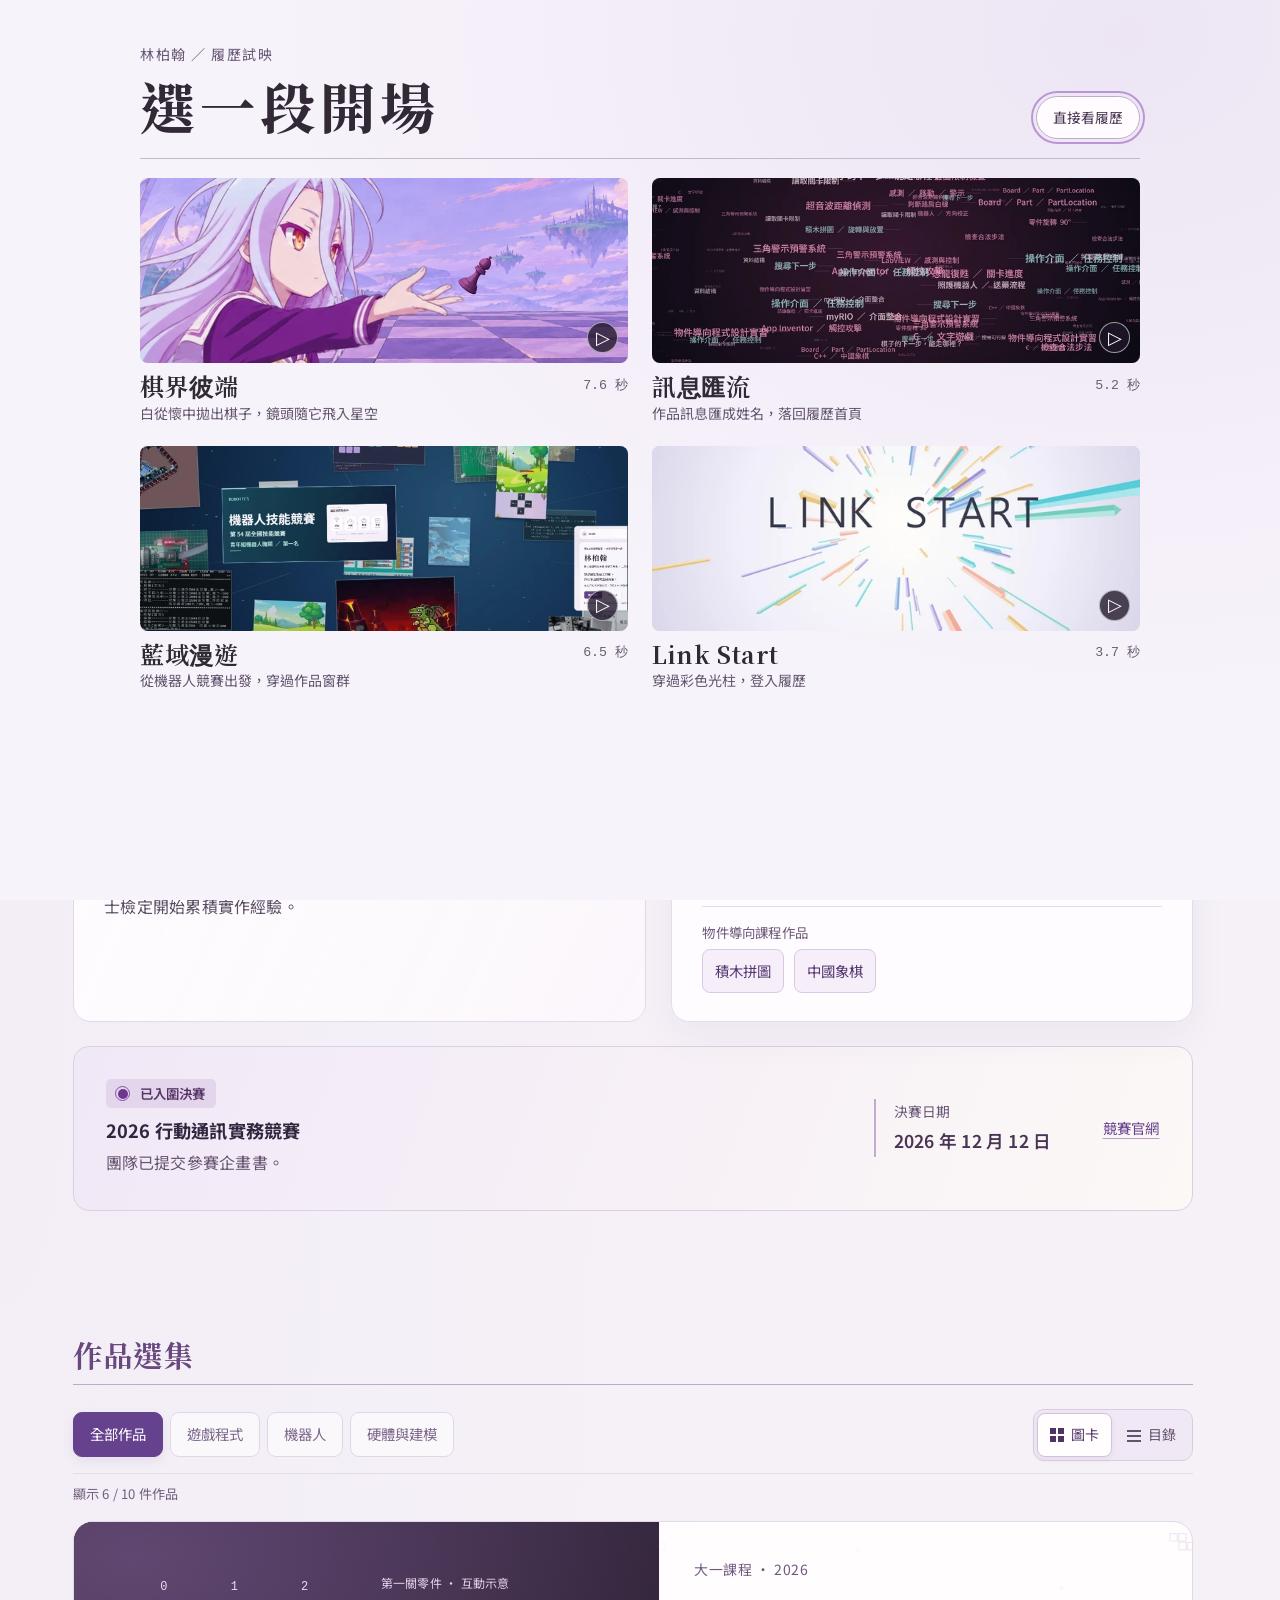
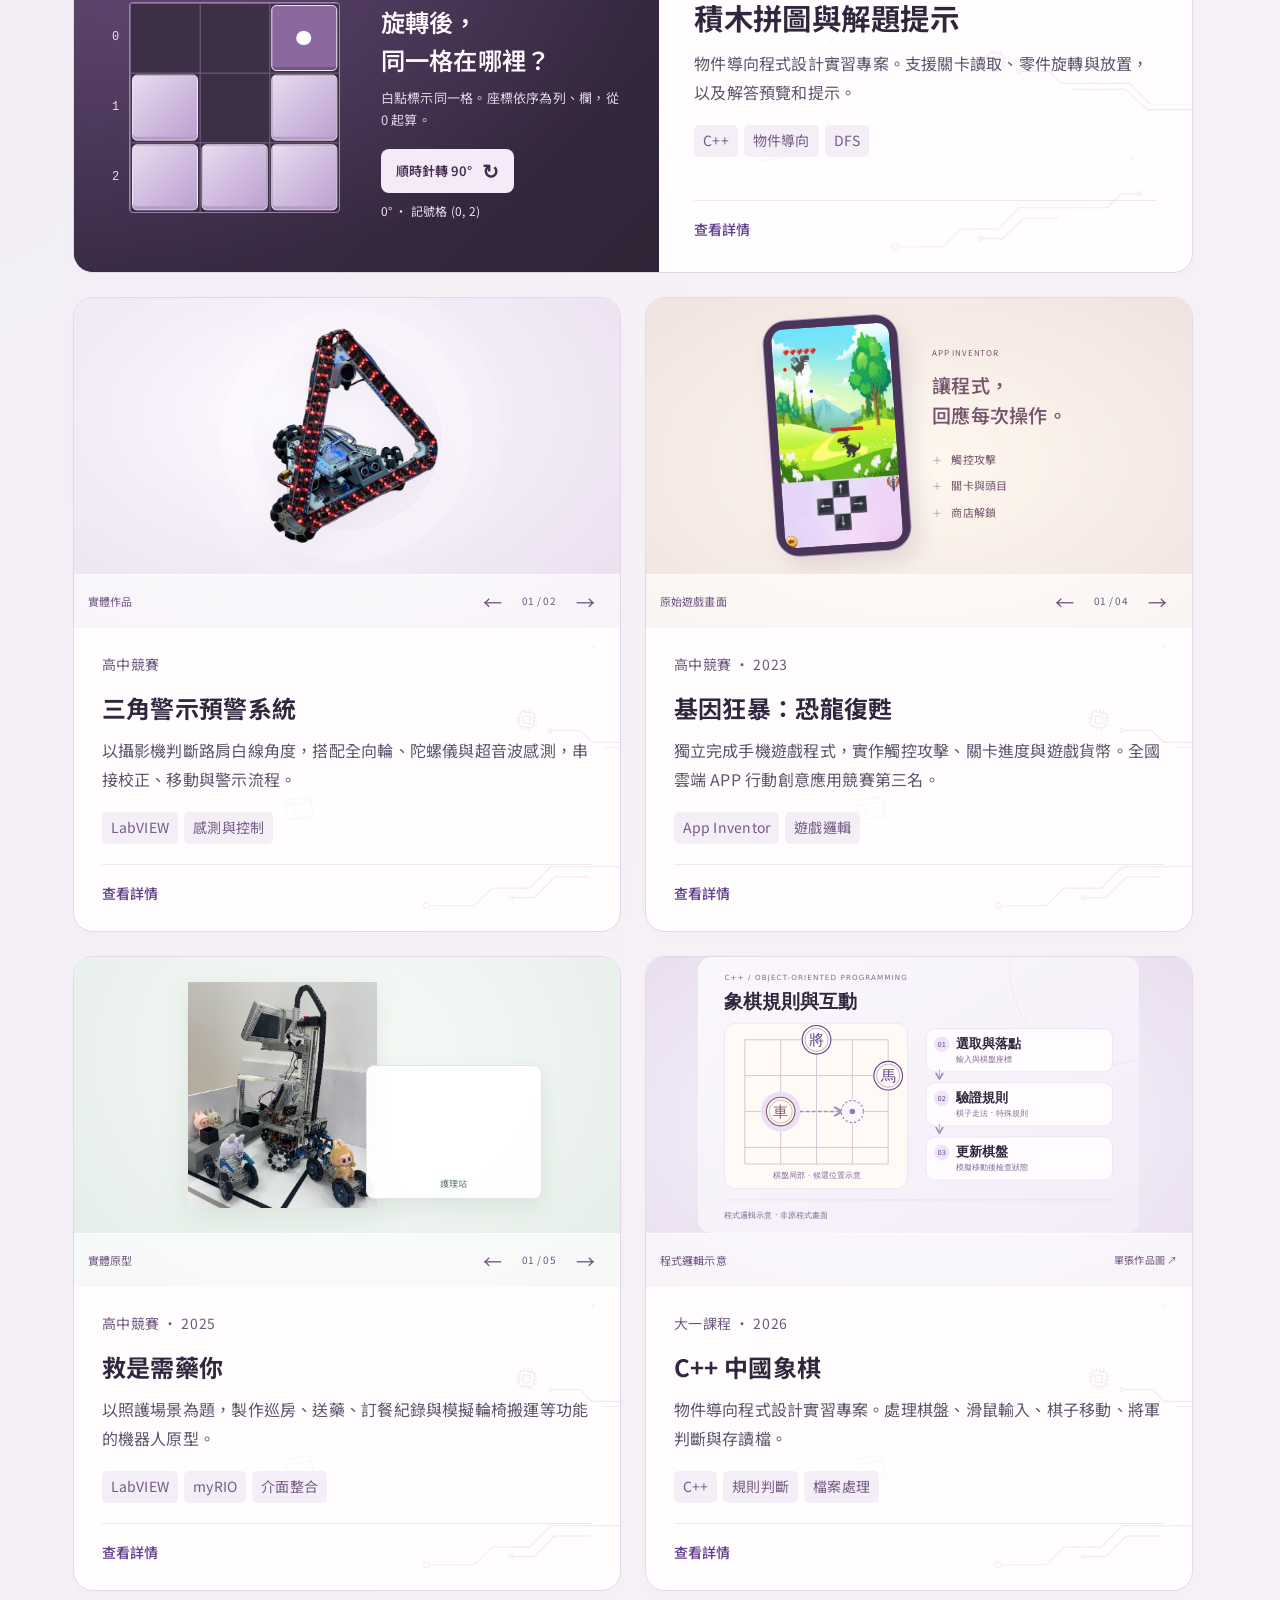
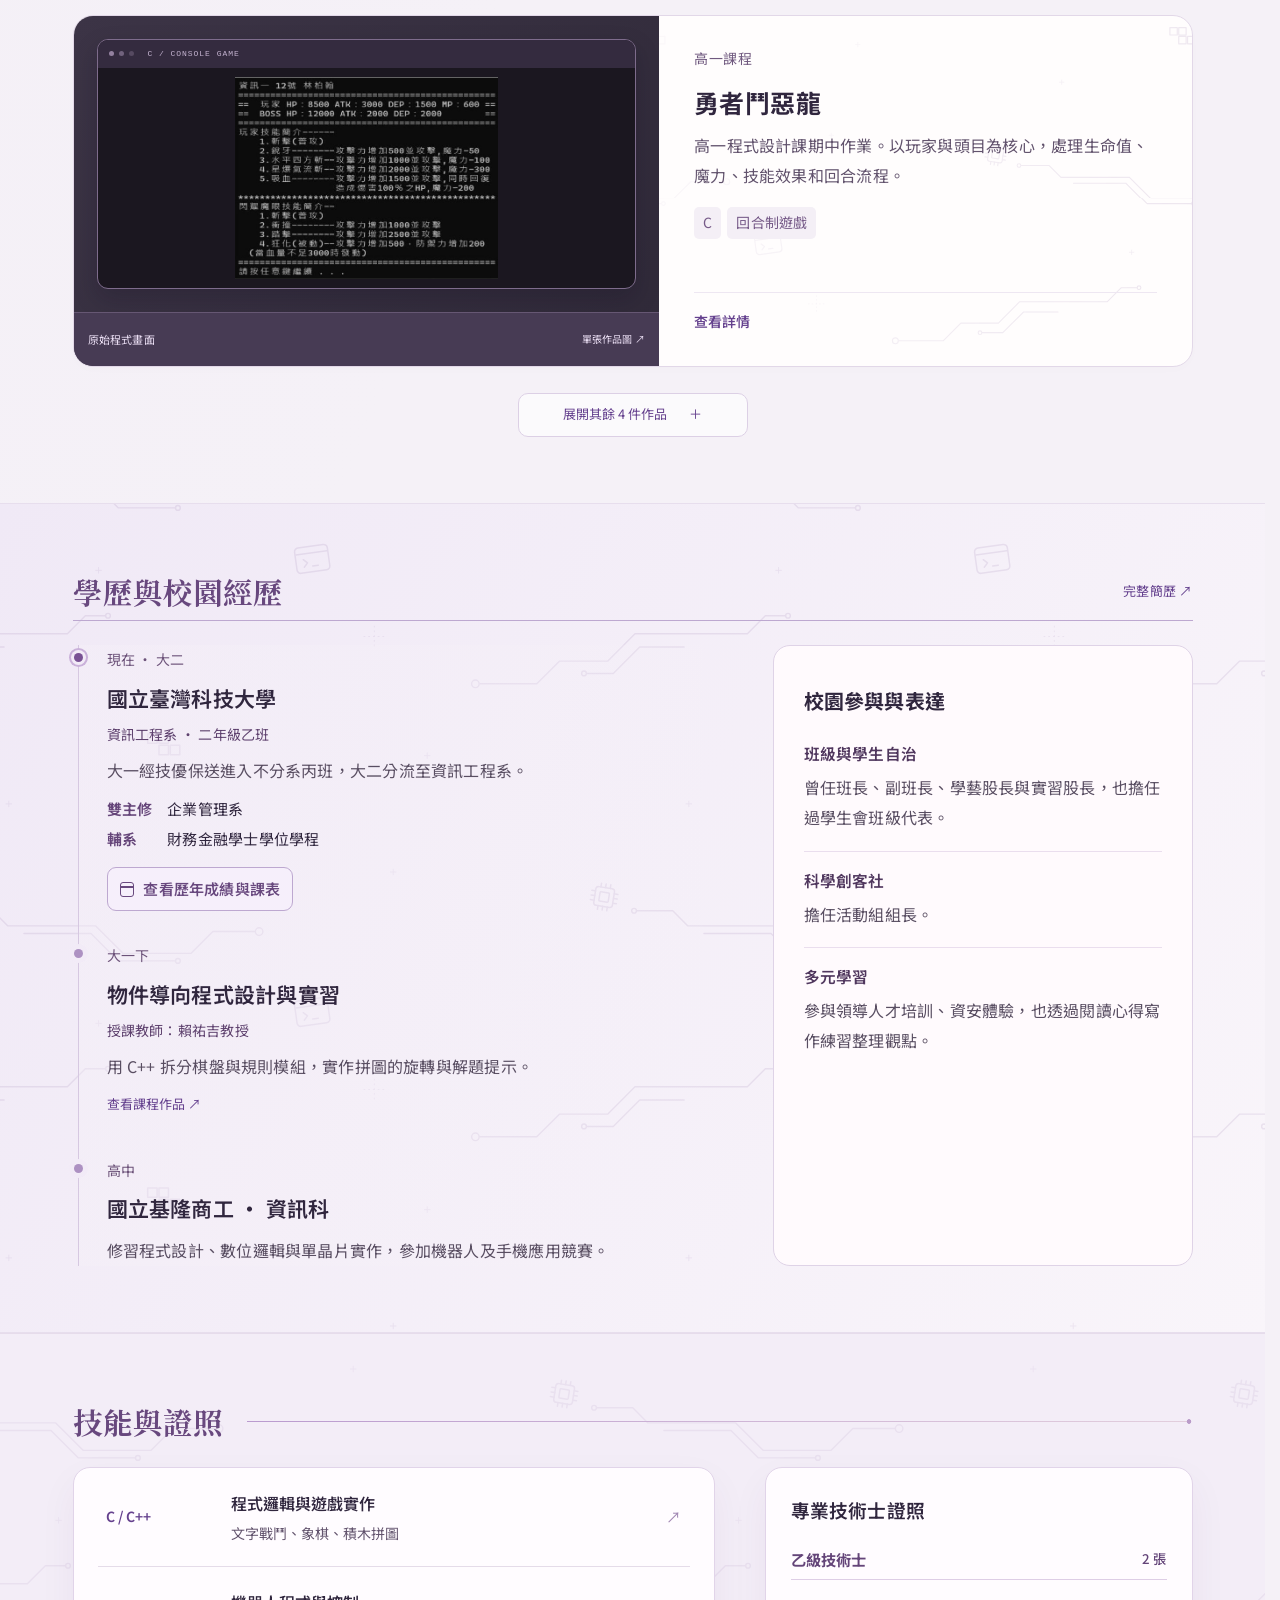
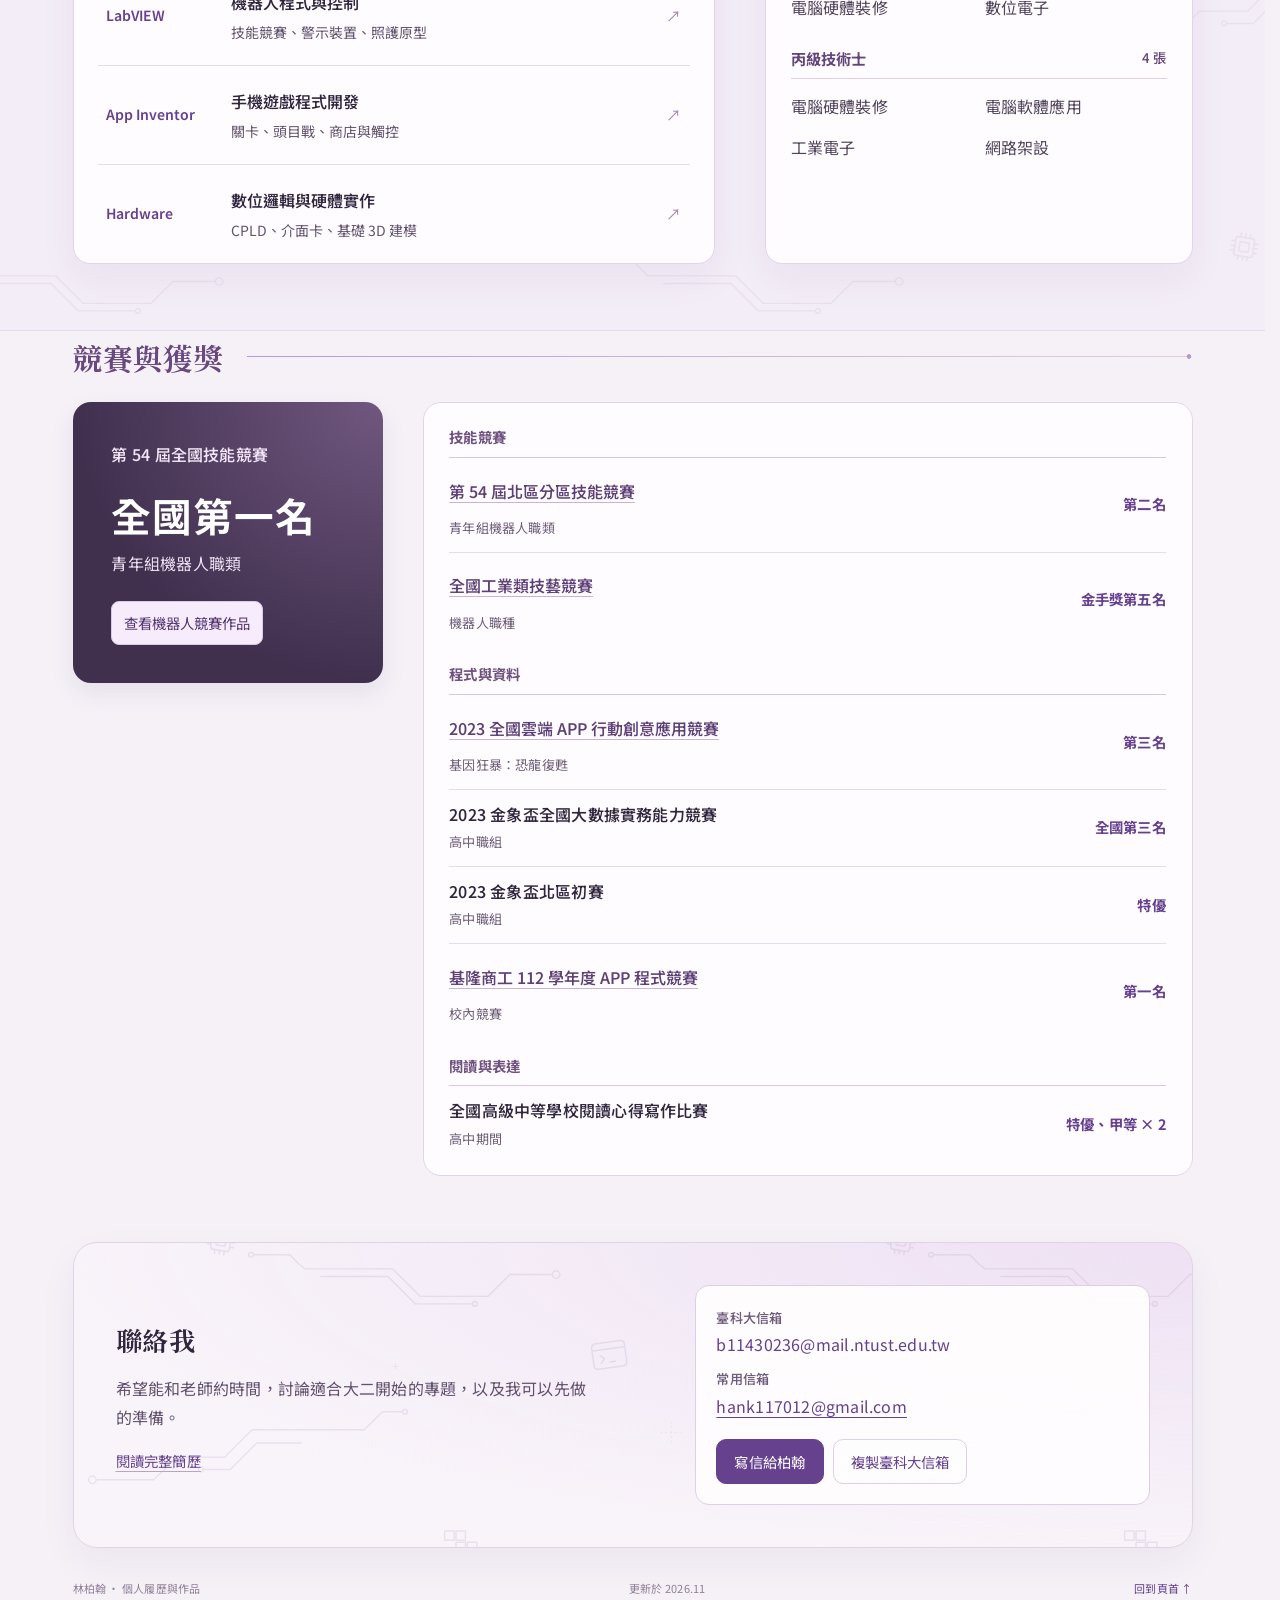
<file: index.html>
<!DOCTYPE html>
<html lang="zh-Hant">
<head>
<meta charset="utf-8"><meta name="viewport" content="width=device-width,initial-scale=1">
<title>林柏翰｜個人履歷與作品</title>
<meta name="description" content="臺科大資工系林柏翰的大學部專題申請履歷。收錄物件導向課程作品、機器人競賽程式與個人學經歷。">
<meta name="theme-color" content="#f3edf7">

<script src="js/take-art.js" defer></script>
<script src="js/window-catalog.js" defer></script>
<script src="js/blue-flight.js" defer></script>
<script src="js/reference-scenes.js" defer></script>
<script src="js/chess-film.js" defer></script>
<script src="js/take-player.js" defer></script>
<link rel="icon" href="images/avatar.svg" type="image/svg+xml">
<link rel="stylesheet" href="css/site.css">
<link rel="stylesheet" href="css/gallery.css">
<link rel="stylesheet" href="css/background.css">
<link rel="stylesheet" href="css/collection.css">
<link rel="stylesheet" href="css/profile-sections.css">
<link rel="stylesheet" href="css/schedule.css">
<link rel="stylesheet" href="css/typography.css">
<link rel="stylesheet" href="css/takes.css">
<link rel="stylesheet" href="css/portrait.css">
<link rel="stylesheet" href="css/take-themes.css">
</head>
<body>
<dialog id="take-menu" aria-labelledby="menu-title">
  <div class="menu-sheet"><header><div><p>林柏翰 ／ 履歷試映</p><h1 id="menu-title">選一段開場</h1></div><button type="button" id="menu-dismiss">直接看履歷</button></header>
  <div class="take-grid"><button type="button" class="take-card" data-take="world"><span class="poster"><img src="assets/intro/world-still.webp" width="640" height="304" alt=""><span class="play-icon" aria-hidden="true">▷</span></span><span class="card-line"><strong>棋界彼端</strong><small>7.6 秒</small></span><span class="card-detail">白從懷中拋出棋子，鏡頭隨它飛入星空</span></button><button type="button" class="take-card" data-take="signal"><span class="poster"><img src="assets/intro/signal-still.webp" width="640" height="304" alt=""><span class="play-icon" aria-hidden="true">▷</span></span><span class="card-line"><strong>訊息匯流</strong><small>5.2 秒</small></span><span class="card-detail">作品訊息匯成姓名，落回履歷首頁</span></button><button type="button" class="take-card" data-take="network"><span class="poster"><img src="assets/intro/network-still.webp" width="640" height="304" alt=""><span class="play-icon" aria-hidden="true">▷</span></span><span class="card-line"><strong>藍域漫遊</strong><small>6.5 秒</small></span><span class="card-detail">從機器人競賽出發，穿過作品窗群</span></button><button type="button" class="take-card" data-take="link"><span class="poster"><img src="assets/intro/link-still.webp" width="640" height="304" alt=""><span class="play-icon" aria-hidden="true">▷</span></span><span class="card-line"><strong>Link Start</strong><small>3.7 秒</small></span><span class="card-detail">穿過彩色光柱，登入履歷</span></button></div></div></dialog>
<dialog id="take-screen" aria-label="開場動畫"><canvas aria-hidden="true"></canvas><button id="skip-take" type="button" autofocus>跳過開場</button></dialog>
<div id="flight-page">
<div class="gallery-backdrop" aria-hidden="true"><span class="field-pattern" aria-hidden="true"></span></div>
<a class="skip-link" href="#main">跳到主要內容</a>
<div class="reading-progress" aria-hidden="true"></div>
<header class="site-nav"><a class="brand" href="#top"><span aria-hidden="true">林</span>林柏翰<small>PORTFOLIO</small></a><nav aria-label="主要導覽"><a href="#about">關於我</a><a href="#projects">作品</a><a href="#resume">學經歷</a><a href="#skills">技能</a><a href="#awards">競賽</a><a href="#contact">聯絡</a></nav></header>
<main id="main">
<section class="hero shell" id="top" aria-labelledby="hero-title">
<div class="theme-art" aria-hidden="true"></div>
<div class="hero-copy">
  <p class="eyebrow">賴祐吉教授實驗室 · 大學部專題申請</p>
  <h1 id="hero-title" tabindex="-1"><span class="hero-signature">林柏翰</span></h1>
  <p class="identity">國立臺灣科技大學<br class="mobile-break"> 資訊工程系 · 二年級乙班</p>
  <p class="hero-statement">我想做出能自主行動、<br>與玩家互動的虛擬角色。</p>
  <p class="hero-intent"><span>在老師的物件導向課，</span><span>我用 C++ 寫象棋與拼圖。</span></p>
  <div class="hero-actions"><a class="button primary" href="resume.html">閱讀簡歷</a><a class="button secondary" href="#projects">瀏覽作品</a></div>
  <div class="hero-email email-pair"><a href="mailto:b11430236@mail.ntust.edu.tw">b11430236@mail.ntust.edu.tw</a><a href="mailto:hank117012@gmail.com">hank117012@gmail.com</a></div>
</div>
<div class="hero-visual"><div class="profile-orbit"><img id="portrait" src="images/avatar.svg" alt="個人頭像預留位置" width="320" height="360"></div><div class="hero-award"><span>第 54 屆<span class="award-event-name">全國技能競賽</span></span><strong>第 1 名</strong><small>青年組機器人職類</small></div></div>
<div class="take-actions" hidden><button id="replay-take" type="button">重播開場</button><button id="choose-take" type="button">換款試映</button></div>

</section>
<section class="shell section" id="about" aria-labelledby="about-title"><div class="section-title reveal"><div><h2 id="about-title">關於我</h2></div></div>
<div class="about-grid">
  <article class="about-story reveal">
    <p class="lead">《刀劍神域》的 NerveGear<br>讓我選讀資訊科。</p>
    <p>我好奇，如果虛擬角色有自己的想法，玩家能怎麼和它相處？我也希望有一技之長，能自己選擇工作與生活。高中時，我從機器人競賽和技術士檢定開始累積實作經驗。</p>
  </article>
  <article class="learning-note reveal">
    <h3>從遊戲規則到角色互動</h3>
    <p>寫象棋時，我要判斷每一步能不能走。寫拼圖時，我讓程式找出下一步。接下來，我想從一個小型遊戲專題學習電腦圖學，試著讓角色能回應玩家的選擇。</p>
    <div class="course-links" aria-label="物件導向課程作品">
      <p>物件導向課程作品</p>
      <button type="button" data-open-project="puzzle">積木拼圖</button>
      <button type="button" data-open-project="chess">中國象棋</button>
    </div>
  </article>
</div>
<article class="competition-note reveal" id="competition-2026">
  <div class="competition-copy"><p class="competition-status ongoing-status">已入圍決賽</p><h3>2026 行動通訊實務競賽</h3><p>團隊已提交參賽企畫書。</p></div>
  <div class="competition-date"><span>決賽日期</span><time datetime="2026-12-12">2026 年 12 月 12 日</time></div>
  <a class="text-link" href="https://mcpc-2026-nchu.web.app/" target="_blank" rel="noopener noreferrer">競賽官網</a>
</article>
</section>
<section class="shell section" id="projects" aria-labelledby="projects-title"><div class="section-title reveal"><div><h2 id="projects-title">作品選集</h2></div></div><div class="project-tools"><div class="filters" role="group" aria-label="篩選作品"><button type="button" data-filter="all" aria-pressed="true">全部作品</button><button type="button" data-filter="game" aria-pressed="false">遊戲程式</button><button type="button" data-filter="robot" aria-pressed="false">機器人</button><button type="button" data-filter="hardware" aria-pressed="false">硬體與建模</button></div><div class="view-picker" role="group" aria-label="作品呈現方式">
  <button type="button" data-view="cards" aria-pressed="true" aria-controls="project-grid"><span class="view-icon icon-cards" aria-hidden="true"></span>圖卡</button>
  <button type="button" data-view="catalog" aria-pressed="false" aria-controls="project-grid"><span class="view-icon icon-catalog" aria-hidden="true"></span>目錄</button>
</div></div><p id="filter-status" role="status" aria-live="polite"></p><div id="project-grid" class="project-grid"></div><div class="more-wrap"><button class="button secondary" type="button" id="show-more">展開其餘作品 <span aria-hidden="true">＋</span></button></div><noscript><p>作品互動需要 JavaScript。可先閱讀<a href="resume.html">簡歷版</a>，了解求學背景與代表成果。</p></noscript></section>
<section class="resume-band" id="resume"><span class="field-pattern" aria-hidden="true"></span><div class="shell section"><div class="section-title reveal"><div><h2>學歷與校園經歷</h2></div><a class="text-link" href="resume.html">完整簡歷 ↗</a></div><div class="resume-grid"><div class="timeline"><article class="timeline-item reveal" aria-current="step"><span class="timeline-label">現在 · 大二</span><h3>國立臺灣科技大學</h3><p class="timeline-degree">資訊工程系 · 二年級乙班</p><p>大一經技優保送進入不分系丙班，大二分流至資訊工程系。</p>
<dl class="degree-details">
  <dt>雙主修</dt><dd>企業管理系</dd>
  <dt>輔系</dt><dd>財務金融學士學位學程</dd>
</dl><a class="schedule-entry" href="#academics" aria-haspopup="dialog" aria-controls="academics">查看歷年成績與課表</a></article><article class="timeline-item reveal"><span class="timeline-label">大一下</span><h3>物件導向程式設計與實習</h3><p class="timeline-degree">授課教師：賴祐吉教授</p><p>用 C++ 拆分棋盤與規則模組，實作拼圖的旋轉與解題提示。</p><button class="inline-button" type="button" data-open-project="puzzle">查看課程作品 ↗</button></article><article class="timeline-item reveal"><span class="timeline-label">高中</span><h3>國立基隆商工 · 資訊科</h3><p>修習程式設計、數位邏輯與單晶片實作，參加機器人及手機應用競賽。</p></article></div><aside class="activities reveal"><h3>校園參與與表達</h3><div><h4>班級與學生自治</h4><p>曾任班長、副班長、學藝股長與實習股長，也擔任過學生會班級代表。</p></div><div><h4>科學創客社</h4><p>擔任活動組組長。</p></div><div><h4>多元學習</h4><p>參與領導人才培訓、資安體驗，也透過閱讀心得寫作練習整理觀點。</p></div></aside></div></div></section>
<section id="academics" aria-labelledby="academics-title">
  <header class="dialog-toolbar academic-toolbar">
    <div><h2 id="academics-title" tabindex="-1" autofocus>歷年成績與課表</h2><time datetime="2026-11-19">更新於 2026.11.19</time></div>
    <a class="close-button" href="#resume" data-close-academics aria-label="關閉歷年成績與課表">關閉 <span aria-hidden="true">×</span></a>
  </header>
  <div class="academic-content">
  <div class="academic-summary">
    <div class="academic-average"><span>歷年平均</span><strong>4.08</strong></div>
    <p class="academic-rank"><span>大一不分系 · 截至 114-2</span><strong><span>歷年班排第 1 名</span> <span>系排第 8 名</span></strong></p>
    <dl class="academic-credits"><div><dt>已取得學分</dt><dd>47</dd></div><div><dt>修習中學分</dt><dd>31</dd></div></dl>
  </div>
  <div class="academic-browser">
    <nav class="terms" aria-label="選擇學期">
      <p>學期</p>
      <a href="#term-115-1"><strong>大二上</strong><span><span class="current-term-code">115-1 · </span>本學期</span></a>
      <a href="#term-114-2"><strong>大一下</strong><span>114-2</span></a>
      <a href="#term-114-1"><strong>大一上</strong><span>114-1</span></a>
    </nav>
    <div class="academic-panels">
<section class="term" id="term-115-1" aria-labelledby="title-115-1">
<header class="term-heading"><h3 id="title-115-1">115 學年度第一學期</h3><p>12 門課<span>·</span>31 學分</p></header>
<div class="view-switch" role="group" aria-label="課表或成績" hidden><button type="button" data-academic-view="schedule">週間課表</button><button type="button" data-academic-view="grades">學期成績</button></div>
<div class="schedule-view" hidden></div>
<div class="grade-view" id="grades-115-1">
<p class="pending-note">本學期修習中。成績查詢系統於 2026 年 11 月 19 日列示各科為「成績未到」。</p>
<table class="course-table"><caption>逐科修課紀錄</caption><thead><tr><th scope="col">課程名稱</th><th scope="col">學分</th><th scope="col">成績</th><th scope="col" class="meeting-column">上課時段</th></tr></thead><tbody>
<tr data-code="BA2208301"><th scope="row"><span class="course-name">成本會計</span><small>BA2208301</small></th><td>3</td><td class="grade">成績未到</td><td class="meeting-column"><span data-day="2" data-start="2" data-end="4" data-room="TR-617">週二 2–4 節 · TR-617</span></td></tr>
<tr data-code="BA305A001"><th scope="row"><span class="course-name">統計學（上）</span><small>BA305A001</small></th><td>3</td><td class="grade">成績未到</td><td class="meeting-column"><span data-day="3" data-start="6" data-end="8" data-room="HHC-H205">週三 6–8 節 · HHC-H205</span></td></tr>
<tr data-code="BA4409701"><th scope="row"><span class="course-name">證券管理</span><small>BA4409701</small></th><td>3</td><td class="grade">成績未到</td><td class="meeting-column"><span data-day="4" data-start="8" data-end="10" data-room="TR-512">週四 8–10 節 · TR-512</span></td></tr>
<tr data-code="BA4711302"><th scope="row"><span class="course-name">管理與企業倫理</span><small>BA4711302</small></th><td>3</td><td class="grade">成績未到</td><td class="meeting-column"><span data-day="2" data-start="6" data-end="8" data-room="IB-502">週二 6–8 節 · IB-502</span></td></tr>
<tr data-code="CS2002302"><th scope="row"><span class="course-name">資料結構</span><small>CS2002302</small></th><td>3</td><td class="grade">成績未到</td><td class="meeting-column"><span data-day="1" data-start="3" data-end="4" data-room="TR-409-2">週一 3–4 節 · TR-409-2</span><span data-day="3" data-start="4" data-end="4" data-room="TR-212">週三 4 節 · TR-212</span></td></tr>
<tr data-code="CS2022301"><th scope="row"><span class="course-name">數位系統設計</span><small>CS2022301</small></th><td>3</td><td class="grade">成績未到</td><td class="meeting-column"><span data-day="3" data-start="2" data-end="2" data-room="TR-313">週三 2 節 · TR-313</span><span data-day="4" data-start="6" data-end="7" data-room="TR-313">週四 6–7 節 · TR-313</span></td></tr>
<tr data-code="CS3004302"><th scope="row"><span class="course-name">計算機網路概論</span><small>CS3004302 · 英語授課</small></th><td>3</td><td class="grade">成績未到</td><td class="meeting-column"><span data-day="1" data-start="1" data-end="2" data-room="TR-309">週一 1–2 節 · TR-309</span><span data-day="3" data-start="3" data-end="3" data-room="TR-214">週三 3 節 · TR-214</span></td></tr>
<tr data-code="ECG003301"><th scope="row"><span class="course-name">台灣電資產業論壇與工程倫理</span><small>ECG003301 · 通識 B（當代文明）</small></th><td>2</td><td class="grade">成績未到</td><td class="meeting-column"><span data-day="4" data-start="A" data-end="C" data-room="RB-105">週四 A–C 節 · RB-105</span></td></tr>
<tr data-code="FB1102701"><th scope="row"><span class="course-name">經濟學</span><small>FB1102701</small></th><td>3</td><td class="grade">成績未到</td><td class="meeting-column"><span data-day="4" data-start="2" data-end="4" data-room="IB-607">週四 2–4 節 · IB-607</span></td></tr>
<tr data-code="FB3602701"><th scope="row"><span class="course-name">基礎理財規劃實務</span><small>FB3602701</small></th><td>3</td><td class="grade">成績未到</td><td class="meeting-column"><span data-day="5" data-start="7" data-end="9" data-room="TR-409-2">週五 7–9 節 · TR-409-2</span></td></tr>
<tr data-code="FE1151705"><th scope="row"><span class="course-name">文法與修辭</span><small>FE1151705</small></th><td>2</td><td class="grade">成績未到</td><td class="meeting-column"><span data-day="1" data-start="9" data-end="10" data-room="IB-501">週一 9–10 節 · IB-501</span></td></tr>
<tr data-code="PE115A012"><th scope="row"><span class="course-name">體育（排球）（上）</span><small>PE115A012</small></th><td>0</td><td class="grade">成績未到</td><td class="meeting-column"><span data-day="1" data-start="6" data-end="7">週一 6–7 節</span></td></tr>
</tbody></table></div></section>
<section class="term" id="term-114-2" aria-labelledby="title-114-2">
<header class="term-heading"><h3 id="title-114-2">114 學年度第二學期</h3><p>10 門課<span>·</span>23 學分</p></header>
<div class="view-switch" role="group" aria-label="課表或成績" hidden><button type="button" data-academic-view="schedule">週間課表</button><button type="button" data-academic-view="grades">學期成績</button></div>
<div class="schedule-view" hidden></div>
<div class="grade-view" id="grades-114-2">
<table class="rank-table"><caption>學期與歷年排名</caption><thead><tr><th scope="col">範圍</th><th scope="col">平均成績</th><th scope="col">班排</th><th scope="col">系排</th></tr></thead><tbody>
<tr><th scope="row">本學期</th><td>4.07</td><td>第 1 名</td><td>第 10 名</td></tr>
<tr><th scope="row">累計至本學期</th><td>4.08</td><td>第 1 名</td><td>第 8 名</td></tr>
</tbody></table>
<table class="course-table"><caption>逐科修課紀錄</caption><thead><tr><th scope="col">課程名稱</th><th scope="col">學分</th><th scope="col">成績</th><th scope="col" class="meeting-column">上課時段</th></tr></thead><tbody>
<tr data-code="CC101B021"><th scope="row"><span class="course-name">英文字彙與閱讀（下）</span><small>CC101B021</small></th><td>2</td><td class="grade">A+</td><td class="meeting-column"><span data-day="3" data-start="1" data-end="2">週三 1–2 節</span></td></tr>
<tr data-code="CC105B031"><th scope="row"><span class="course-name">英語口語訓練（下）</span><small>CC105B031</small></th><td>2</td><td class="grade">A</td><td class="meeting-column"><span data-day="3" data-start="3" data-end="4">週三 3–4 節</span></td></tr>
<tr data-code="CC1257305"><th scope="row"><span class="course-name">新生中文說寫專題</span><small>CC1257305</small></th><td>3</td><td class="grade">A</td><td class="meeting-column"><span data-day="5" data-start="2" data-end="4">週五 2–4 節</span></td></tr>
<tr data-code="CS1006302"><th scope="row"><span class="course-name">線性代數</span><small>CS1006302</small></th><td>3</td><td class="grade">A+</td><td class="meeting-column"><span data-day="1" data-start="3" data-end="4">週一 3–4 節</span><span data-day="4" data-start="2" data-end="2">週四 2 節</span></td></tr>
<tr data-code="CS1010302"><th scope="row"><span class="course-name">物件導向程式設計實習</span><small>CS1010302</small></th><td>1</td><td class="grade">A+</td><td class="meeting-column"><span data-day="4" data-start="6" data-end="8">週四 6–8 節</span></td></tr>
<tr data-code="CS3005302"><th scope="row"><span class="course-name">物件導向程式設計</span><small>CS3005302</small></th><td>3</td><td class="grade">B</td><td class="meeting-column"><span data-day="2" data-start="6" data-end="8">週二 6–8 節</span></td></tr>
<tr data-code="GE3725301"><th scope="row"><span class="course-name">消費者保護法</span><small>GE3725301 · 通識 E（群己與制度發展）</small></th><td>2</td><td class="grade">A+</td><td class="meeting-column"><span data-day="4" data-start="3" data-end="4">週四 3–4 節</span></td></tr>
<tr data-code="HC162B001"><th scope="row"><span class="course-name">微積分（下）</span><small>HC162B001</small></th><td>4</td><td class="grade">A+</td><td class="meeting-column"><span data-day="1" data-start="8" data-end="10">週一 8–10 節</span><span data-day="5" data-start="6" data-end="7">週五 6–7 節</span></td></tr>
<tr data-code="MIG002301"><th scope="row"><span class="course-name">物聯網導論</span><small>MIG002301 · 通識 B（當代文明）</small></th><td>3</td><td class="grade">A+</td><td class="meeting-column"><span data-day="3" data-start="A" data-end="C">週三 A–C 節</span></td></tr>
<tr data-code="PE112B041"><th scope="row"><span class="course-name">體育（羽球）（下）</span><small>PE112B041</small></th><td>0</td><td class="grade">A</td><td class="meeting-column"><span data-day="4" data-start="9" data-end="10">週四 9–10 節</span></td></tr>
</tbody></table></div></section>
<section class="term" id="term-114-1" aria-labelledby="title-114-1">
<header class="term-heading"><h3 id="title-114-1">114 學年度第一學期</h3><p>10 門課<span>·</span>24 學分</p></header>
<div class="view-switch" role="group" aria-label="課表或成績" hidden><button type="button" data-academic-view="schedule">週間課表</button><button type="button" data-academic-view="grades">學期成績</button></div>
<div class="schedule-view" hidden></div>
<div class="grade-view" id="grades-114-1">
<table class="rank-table"><caption>學期與歷年排名</caption><thead><tr><th scope="col">範圍</th><th scope="col">平均成績</th><th scope="col">班排</th><th scope="col">系排</th></tr></thead><tbody>
<tr><th scope="row">本學期</th><td>4.09</td><td>第 1 名</td><td>第 7 名</td></tr>
<tr><th scope="row">累計至本學期</th><td>4.09</td><td>第 1 名</td><td>第 7 名</td></tr>
</tbody></table>
<table class="course-table"><caption>逐科修課紀錄</caption><thead><tr><th scope="col">課程名稱</th><th scope="col">學分</th><th scope="col">成績</th><th scope="col" class="meeting-column">上課時段</th></tr></thead><tbody>
<tr data-code="CC101A021"><th scope="row"><span class="course-name">英文字彙與閱讀（上）</span><small>CC101A021</small></th><td>2</td><td class="grade">A+</td><td class="meeting-column"><span data-day="3" data-start="1" data-end="2">週三 1–2 節</span></td></tr>
<tr data-code="CC105A031"><th scope="row"><span class="course-name">英語口語訓練（上）</span><small>CC105A031</small></th><td>2</td><td class="grade">B+</td><td class="meeting-column"><span data-day="3" data-start="3" data-end="4">週三 3–4 節</span></td></tr>
<tr data-code="CC1253302"><th scope="row"><span class="course-name">表達與文學閱讀</span><small>CC1253302</small></th><td>3</td><td class="grade">A+</td><td class="meeting-column"><span data-day="5" data-start="2" data-end="4">週五 2–4 節</span></td></tr>
<tr data-code="CS1003302"><th scope="row"><span class="course-name">計算機程式設計</span><small>CS1003302 · 英語授課</small></th><td>3</td><td class="grade">A</td><td class="meeting-column"><span data-day="3" data-start="6" data-end="8">週三 6–8 節</span></td></tr>
<tr data-code="CS1005301"><th scope="row"><span class="course-name">資訊工程導論</span><small>CS1005301</small></th><td>3</td><td class="grade">A</td><td class="meeting-column"><span data-day="5" data-start="8" data-end="10">週五 8–10 節</span></td></tr>
<tr data-code="CS3003301"><th scope="row"><span class="course-name">離散數學</span><small>CS3003301</small></th><td>3</td><td class="grade">A+</td><td class="meeting-column"><span data-day="3" data-start="9" data-end="9">週三 9 節</span><span data-day="4" data-start="3" data-end="4">週四 3–4 節</span></td></tr>
<tr data-code="HC162A001"><th scope="row"><span class="course-name">微積分（上）</span><small>HC162A001</small></th><td>4</td><td class="grade">A+</td><td class="meeting-column"><span data-day="1" data-start="8" data-end="10">週一 8–10 節</span><span data-day="5" data-start="6" data-end="7">週五 6–7 節</span></td></tr>
<tr data-code="PE112A041"><th scope="row"><span class="course-name">體育（羽球）（上）</span><small>PE112A041</small></th><td>0</td><td class="grade">A-</td><td class="meeting-column"><span data-day="4" data-start="9" data-end="10">週四 9–10 節</span></td></tr>
<tr data-code="TCG034301"><th scope="row"><span class="course-name">文學與電影</span><small>TCG034301 · 通識 C（美感與人生探索）</small></th><td>2</td><td class="grade">A</td><td class="meeting-column"><span data-day="4" data-start="A" data-end="C">週四 A–C 節</span></td></tr>
<tr data-code="TCG142302"><th scope="row"><span class="course-name">印花設計中的文化表象</span><small>TCG142302 · 通識 C（美感與人生探索）</small></th><td>2</td><td class="grade">A</td><td class="meeting-column"><span data-day="1" data-start="6" data-end="7">週一 6–7 節</span></td></tr>
</tbody></table></div></section>
    </div>
  </div>
  <dialog id="course-dialog" closedby="any" aria-labelledby="course-dialog-title">
    <div class="course-dialog-bar"><span id="course-term"></span><form method="dialog"><button aria-label="關閉課程詳情">關閉</button></form></div>
    <div class="course-dialog-body"><p id="course-code"></p><h2 id="course-dialog-title"></h2>
    <dl id="course-facts"></dl><h3>上課時段</h3><ul id="course-meetings"></ul></div>
  </dialog>
  </div>
</section>
<section class="skills-band" id="skills" aria-labelledby="skills-title"><span class="field-pattern" aria-hidden="true"></span><div class="shell section"><div class="section-title reveal"><div><h2 id="skills-title">技能與證照</h2></div></div><div class="skills-layout"><div class="skill-links"><button type="button" data-open-project="puzzle" class="skill-item reveal"><span class="skill-code">C / C++</span><span><strong>程式邏輯與遊戲實作</strong><small>文字戰鬥、象棋、積木拼圖</small></span><span aria-hidden="true">↗</span></button><button type="button" data-open-project="triangle" class="skill-item reveal"><span class="skill-code">LabVIEW</span><span><strong>機器人程式與控制</strong><small>技能競賽、警示裝置、照護原型</small></span><span aria-hidden="true">↗</span></button><button type="button" data-open-project="app" class="skill-item reveal"><span class="skill-code">App Inventor</span><span><strong>手機遊戲程式開發</strong><small>關卡、頭目戰、商店與觸控</small></span><span aria-hidden="true">↗</span></button><button type="button" data-open-project="dice" class="skill-item reveal"><span class="skill-code">Hardware</span><span><strong>數位邏輯與硬體實作</strong><small>CPLD、介面卡、基礎 3D 建模</small></span><span aria-hidden="true">↗</span></button></div><div class="cert-panel"><div class="cert-heading"><h3>專業技術士證照</h3></div><div id="certificate-list"></div></div></div></div></section>
<section class="shell section" id="awards"><div class="section-title reveal"><div><h2>競賽與獲獎</h2></div></div><div class="awards-layout"><article class="honor-feature reveal">
  <h3>第 54 屆全國技能競賽</h3>
  <strong>全國第一名</strong>
  <p>青年組機器人職類</p>
  <button type="button" data-open-project="robot">查看機器人競賽作品</button>
</article><div class="award-rows" id="award-list"></div></div></section>
<section class="contact shell reveal" id="contact"><span class="field-pattern" aria-hidden="true"></span><div class="contact-invitation"><h2>聯絡我</h2><p>希望能和老師約時間，討論適合大二開始的專題，以及我可以先做的準備。</p><a class="text-link" href="resume.html">閱讀完整簡歷</a></div>
<div class="contact-actions"><div class="mail-choice"><span>臺科大信箱</span><a class="contact-email" href="mailto:b11430236@mail.ntust.edu.tw">b11430236@mail.ntust.edu.tw</a></div>
<div class="mail-choice"><span>常用信箱</span><a href="mailto:hank117012@gmail.com">hank117012@gmail.com</a></div>
<div class="contact-buttons"><a class="button primary" href="mailto:b11430236@mail.ntust.edu.tw?subject=大學部專題面談">寫信給柏翰</a><button type="button" class="button secondary" id="copy-email">複製臺科大信箱</button></div><p id="phone-row" hidden>手機 <span id="phone-value"></span></p><p id="github-row" hidden><a id="github-link" rel="noopener noreferrer" target="_blank">GitHub ↗</a></p></div></section>
</main>
<footer class="shell site-footer"><span>林柏翰 · 個人履歷與作品</span><span>更新於 2026.11</span><a href="#top">回到頁首 ↑</a></footer>
</div>
<div id="toast" role="status" aria-live="polite"></div>
<dialog id="project-dialog" aria-labelledby="detail-title"><div class="dialog-toolbar"><span class="detail-context"></span><a class="detail-resume-link" href="resume.html#work" hidden>回到簡歷</a><button type="button" class="close-button" data-close="project-dialog" aria-label="關閉作品詳情">關閉 ×</button></div><div id="detail-content"></div></dialog>
<dialog id="image-dialog" aria-labelledby="image-title"><div class="dialog-toolbar"><h2 id="image-title">作品圖片</h2><button type="button" class="close-button" data-close="image-dialog" aria-label="關閉放大圖片">關閉 ×</button></div><div class="lightbox-stage" aria-busy="false"><div id="image-viewport" tabindex="0" role="region" aria-label="作品圖片，放大後可拖曳或捲動查看"><div id="image-canvas"><img id="large-image" alt="" draggable="false"></div></div><p id="image-error" hidden>圖片暫時無法載入，請切換其他圖片。</p></div><div class="image-description"><p id="image-caption"></p><p id="image-hint">點選放大，可查看圖片細節</p></div><div class="lightbox-controls"><button type="button" class="button secondary" id="previous-image" aria-label="上一張圖片">← 上一張</button><div class="image-tools"><span id="image-counter" aria-live="polite"></span><button type="button" id="zoom-image" aria-pressed="false">放大 2×</button></div><button type="button" class="button secondary" id="next-image" aria-label="下一張圖片">下一張 →</button></div></dialog>
<template id="rotation-template">
  <div class="rotation-exhibit">
    <div class="rotation-illustration" aria-hidden="true">
      <div class="axis-columns"><span>0</span><span>1</span><span>2</span></div>
      <div class="axis-rows"><span>0</span><span>1</span><span>2</span></div>
      <div class="rotation-board"></div>
    </div>
    <div class="rotation-controls">
      <p class="rotation-source">第一關零件 · 互動示意</p>
      <p class="rotation-heading">旋轉後，<br>同一格在哪裡？</p>
      <p class="rotation-key">白點標示同一格。座標依序為列、欄，從 0 起算。</p>
      <button type="button" class="rotate-piece">順時針轉 90° <span aria-hidden="true">↻</span></button>
      <output class="rotation-status" aria-live="polite" aria-atomic="true"></output>
    </div>
  </div>
</template>
<script src="js/profile.js"></script><script src="js/profile-view.js"></script><script src="js/content.js"></script><script src="js/site.js"></script><script src="js/puzzle-preview.js"></script>
<script src="js/schedule.js"></script>
</body></html>
</file>
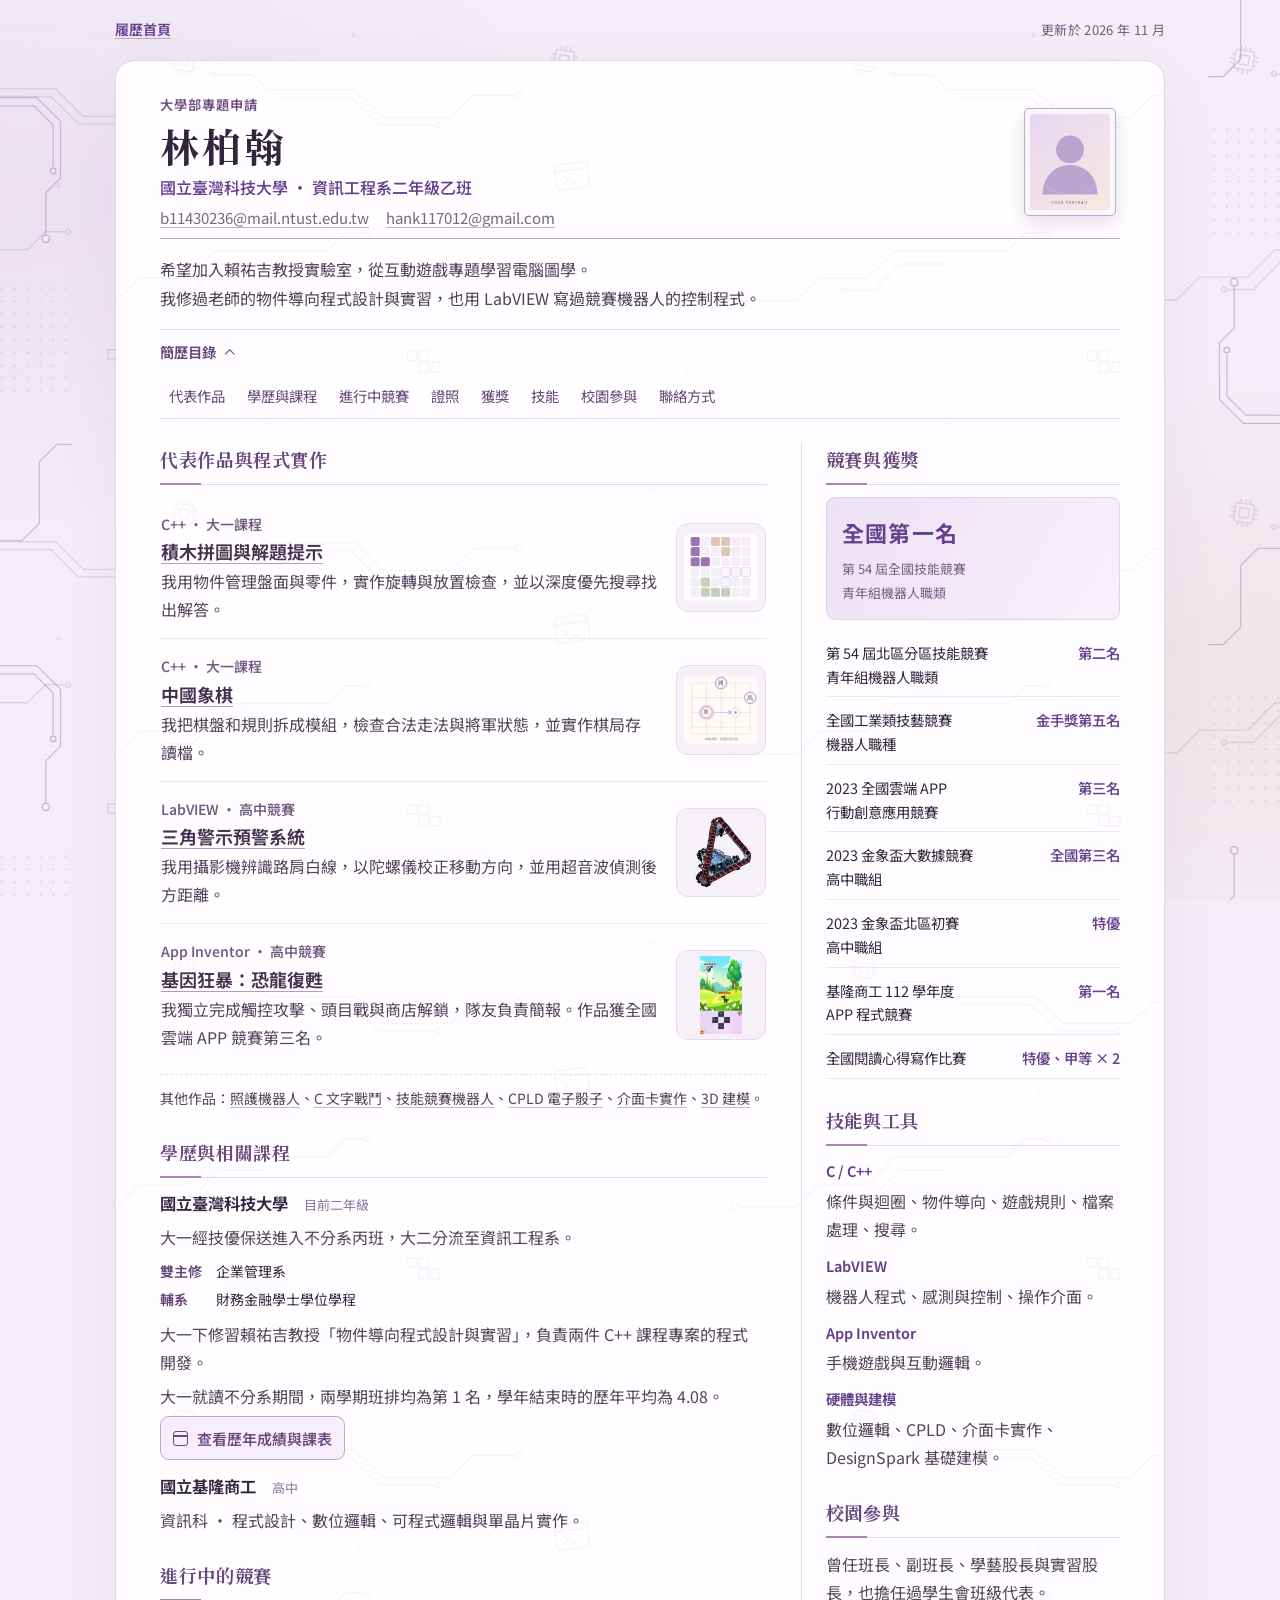
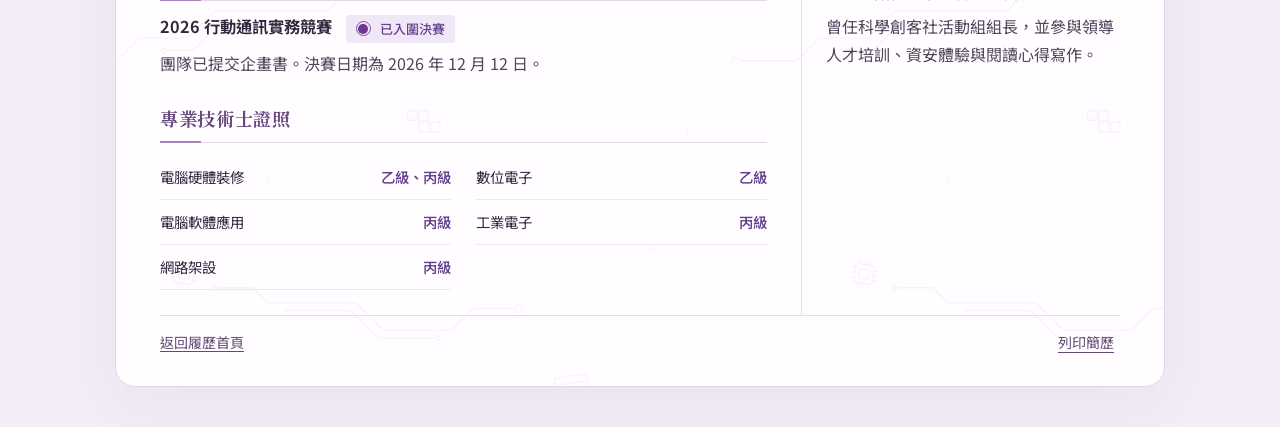
<file: resume.html>
<!DOCTYPE html>
<html lang="zh-Hant">
<head>
<meta charset="utf-8"><meta name="viewport" content="width=device-width,initial-scale=1">
<title>林柏翰｜簡歷</title><meta name="description" content="林柏翰的學經歷、程式作品、競賽成果與專業證照。國立臺灣科技大學資訊工程系二年級。">
<meta name="theme-color" content="#f3edf7"><link rel="icon" href="images/avatar.svg" type="image/svg+xml"><link rel="stylesheet" href="css/resume.css">
<link rel="stylesheet" href="css/background.css">
<link rel="stylesheet" href="css/profile-sections.css">
<link rel="stylesheet" href="css/typography.css">
<link rel="stylesheet" href="css/portrait.css">
<link rel="stylesheet" href="css/take-themes.css">
<script src="js/take-player.js" defer></script>
</head>
<body>
<div class="gallery-backdrop" aria-hidden="true"><span class="field-pattern" aria-hidden="true"></span></div>
<div class="resume-tools"><a href="index.html">履歷首頁</a><span>更新於 2026 年 11 月</span></div>
<main class="resume-sheet"><span class="field-pattern" aria-hidden="true"></span>
<header class="resume-header"><div><p class="eyebrow">大學部專題申請</p><h1>林柏翰</h1><p class="identity"><span>國立臺灣科技大學</span> <span class="degree">資訊工程系<span class="class-year">二年級乙班</span></span></p><div class="contacts" id="cv-contact" tabindex="-1"><span class="email-pair"><a href="mailto:b11430236@mail.ntust.edu.tw">b11430236@mail.ntust.edu.tw</a><a href="mailto:hank117012@gmail.com">hank117012@gmail.com</a></span><span id="phone-row" hidden>手機 <span id="phone-value"></span></span><span id="github-row" hidden><a id="github-link" rel="noopener noreferrer" target="_blank">GitHub ↗</a></span></div></div><div class="portrait profile-orbit"><img id="portrait" src="images/avatar.svg" alt="個人頭像預留位置" width="100" height="116"></div></header>
<p class="intro">希望加入賴祐吉教授實驗室，從互動遊戲專題學習電腦圖學。<br class="cv-desktop-break">我修過老師的物件導向程式設計與實習，也用 LabVIEW 寫過競賽機器人的控制程式。</p>
<details class="cv-outline">
  <summary>簡歷目錄</summary>
  <nav class="cv-nav" aria-label="簡歷段落">
    <a href="#work">代表作品</a><a href="#education">學歷與課程</a><a href="#current">進行中競賽</a>
    <a href="#credentials">證照</a><a href="#honors">獲獎</a><a href="#tools">技能</a><a href="#campus">校園參與</a><a href="#cv-contact">聯絡方式</a>
  </nav>
</details>
<div class="resume-columns"><div class="resume-main">
<section id="work" tabindex="-1"><h2>代表作品與程式實作</h2>
<article class="work">
  <p class="work-meta">C++ · 大一課程</p>
  <h3><a id="cv-puzzle" href="index.html?from=resume#work-puzzle">積木拼圖與解題提示</a></h3>
  <p>我用物件管理盤面與零件，實作旋轉與放置檢查，並以深度優先搜尋找出解答。</p>
  <span class="work-thumb" data-cover-of="puzzle" aria-hidden="true" hidden></span>
</article>
<article class="work">
  <p class="work-meta">C++ · 大一課程</p>
  <h3><a id="cv-chess" href="index.html?from=resume#work-chess">中國象棋</a></h3>
  <p>我把棋盤和規則拆成模組，檢查合法走法與將軍狀態，並實作棋局存讀檔。</p>
  <span class="work-thumb" data-cover-of="chess" aria-hidden="true" hidden></span>
</article>
<article class="work">
  <p class="work-meta">LabVIEW · 高中競賽</p>
  <h3><a id="cv-triangle" href="index.html?from=resume#work-triangle">三角警示預警系統</a></h3>
  <p>我用攝影機辨識路肩白線，以陀螺儀校正移動方向，並用超音波偵測後方距離。</p>
  <span class="work-thumb" data-cover-of="triangle" aria-hidden="true" hidden></span>
</article>
<article class="work">
  <p class="work-meta">App Inventor · 高中競賽</p>
  <h3><a id="cv-app" href="index.html?from=resume#work-app">基因狂暴：恐龍復甦</a></h3>
  <p>我獨立完成觸控攻擊、頭目戰與商店解鎖，隊友負責簡報。作品獲全國雲端 APP 競賽第三名。</p>
  <span class="work-thumb" data-cover-of="app" aria-hidden="true" hidden></span>
</article>
<p class="more-work">其他作品：<a id="cv-care" href="index.html?from=resume#work-care">照護機器人</a>、<a id="cv-battle" href="index.html?from=resume#work-battle">C 文字戰鬥</a>、<a id="cv-robot" href="index.html?from=resume#work-robot">技能競賽機器人</a>、<a id="cv-dice" href="index.html?from=resume#work-dice">CPLD 電子骰子</a>、<a id="cv-electronics" href="index.html?from=resume#work-electronics">介面卡實作</a>、<a id="cv-modeling" href="index.html?from=resume#work-modeling">3D 建模</a>。</p>
</section>
<section id="education" tabindex="-1"><h2>學歷與相關課程</h2><article class="education"><h3>國立臺灣科技大學 <small>目前二年級</small></h3><p>大一經技優保送進入不分系丙班，大二分流至資訊工程系。</p>
<dl class="degree-details">
  <dt>雙主修</dt><dd>企業管理系</dd>
  <dt>輔系</dt><dd>財務金融學士學位學程</dd>
</dl><p>大一下修習賴祐吉教授「物件導向程式設計與實習」，負責兩件 C++ 課程專案的程式開發。</p><p>大一就讀不分系期間，兩學期班排均為第 1 名，學年結束時的歷年平均為 4.08。</p><a class="schedule-entry" href="index.html?from=resume#academics">查看歷年成績與課表</a></article><article class="education"><h3>國立基隆商工 <small>高中</small></h3><p>資訊科 · 程式設計、數位邏輯、可程式邏輯與單晶片實作。</p></article></section>
<section id="current" tabindex="-1"><h2>進行中的競賽</h2><h3>2026 行動通訊實務競賽 <b class="status ongoing-status">已入圍決賽</b></h3><p>團隊已提交企畫書。決賽日期為 <time datetime="2026-12-12">2026 年 12 月 12 日</time>。</p></section>
<section id="credentials" tabindex="-1"><h2>專業技術士證照</h2><ul class="cert-list"><li>電腦硬體裝修 <b>乙級、丙級</b></li><li>數位電子 <b>乙級</b></li><li>電腦軟體應用 <b>丙級</b></li><li>工業電子 <b>丙級</b></li><li>網路架設 <b>丙級</b></li></ul></section>
</div><aside class="resume-aside">
<section id="honors" tabindex="-1"><h2>競賽與獲獎</h2><div class="top-award"><strong>全國第一名</strong><p>第 54 屆全國技能競賽<br>青年組機器人職類</p></div><ul class="award-list">
<li><span>第 54 屆北區分區技能競賽<br>青年組機器人職類</span><b>第二名</b></li>
<li><span>全國工業類技藝競賽<br>機器人職種</span><b>金手獎第五名</b></li>
<li><span>2023 全國雲端 APP<br>行動創意應用競賽</span><b>第三名</b></li>
<li><span>2023 金象盃大數據競賽<br>高中職組</span><b>全國第三名</b></li>
<li><span>2023 金象盃北區初賽<br>高中職組</span><b>特優</b></li>
<li><span>基隆商工 112 學年度<br>APP 程式競賽</span><b>第一名</b></li>
<li><span>全國閱讀心得寫作比賽</span><b>特優、甲等 × 2</b></li>
</ul></section>
<section id="tools" tabindex="-1"><h2>技能與工具</h2><dl class="skill-list"><dt>C / C++</dt><dd>條件與迴圈、物件導向、遊戲規則、檔案處理、搜尋。</dd><dt>LabVIEW</dt><dd>機器人程式、感測與控制、操作介面。</dd><dt>App Inventor</dt><dd>手機遊戲與互動邏輯。</dd><dt>硬體與建模</dt><dd>數位邏輯、CPLD、介面卡實作、DesignSpark 基礎建模。</dd></dl></section>

<section id="campus" tabindex="-1"><h2>校園參與</h2><p>曾任班長、副班長、學藝股長與實習股長，也擔任過學生會班級代表。</p><p>曾任科學創客社活動組組長，並參與領導人才培訓、資安體驗與閱讀心得寫作。</p></section>
</aside></div>
<footer class="cv-footer"><a href="index.html">返回履歷首頁</a><button type="button" id="print-resume">列印簡歷</button></footer>
</main>
<script src="js/profile.js"></script><script src="js/profile-view.js"></script><script src="js/content.js"></script><script src="js/resume.js"></script>
</body></html>
</file>
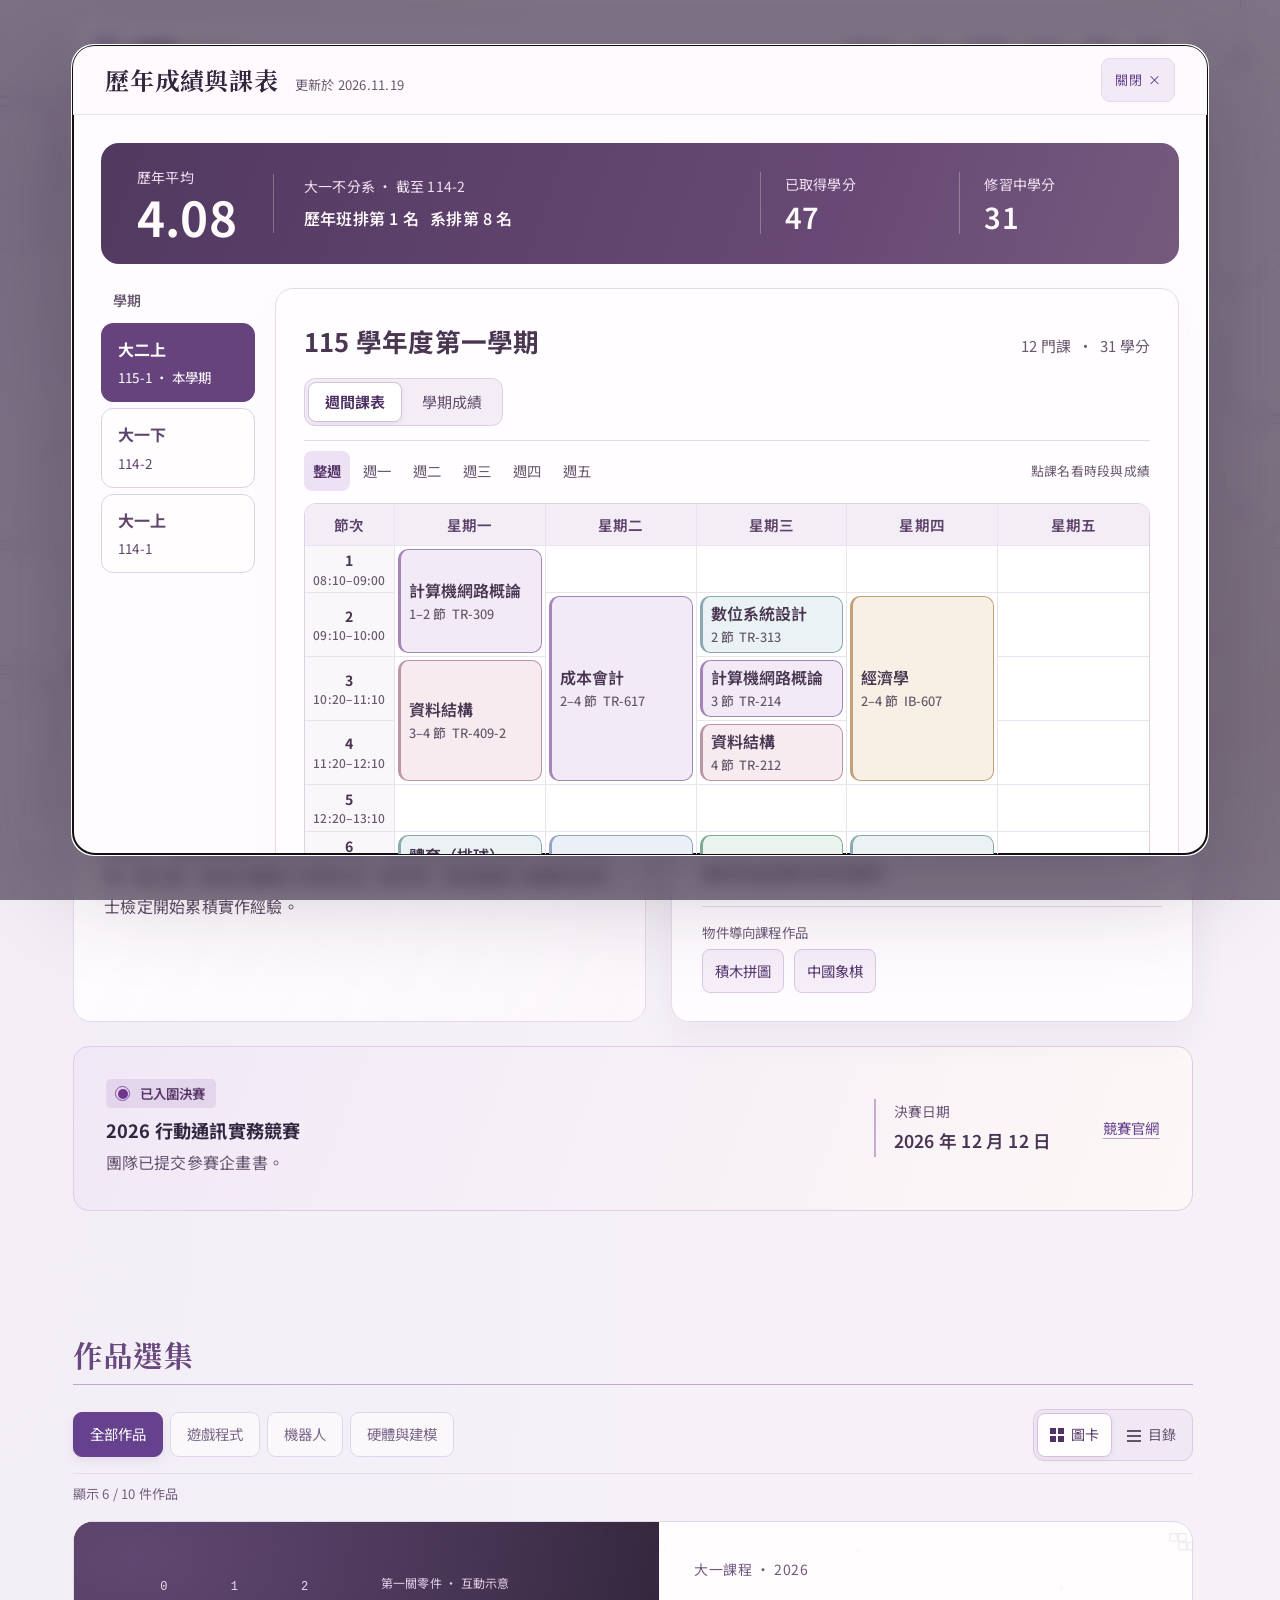
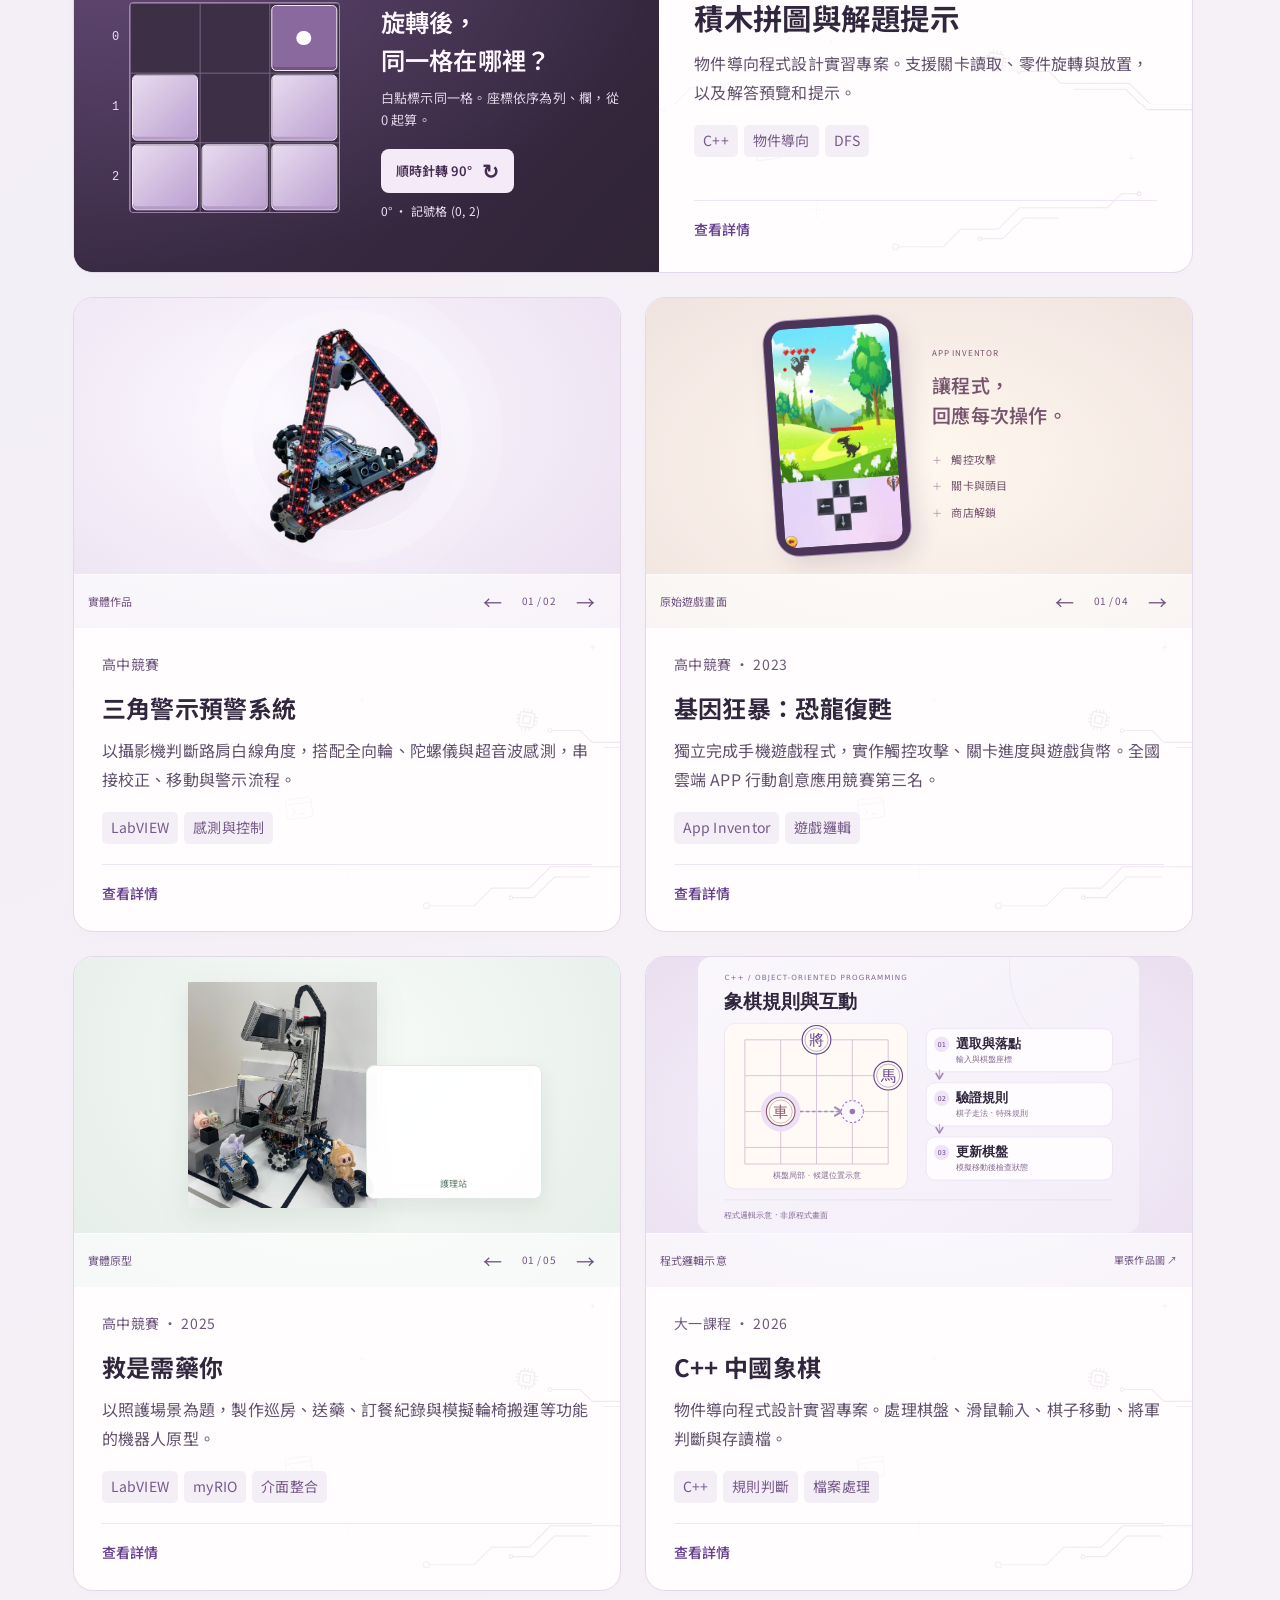
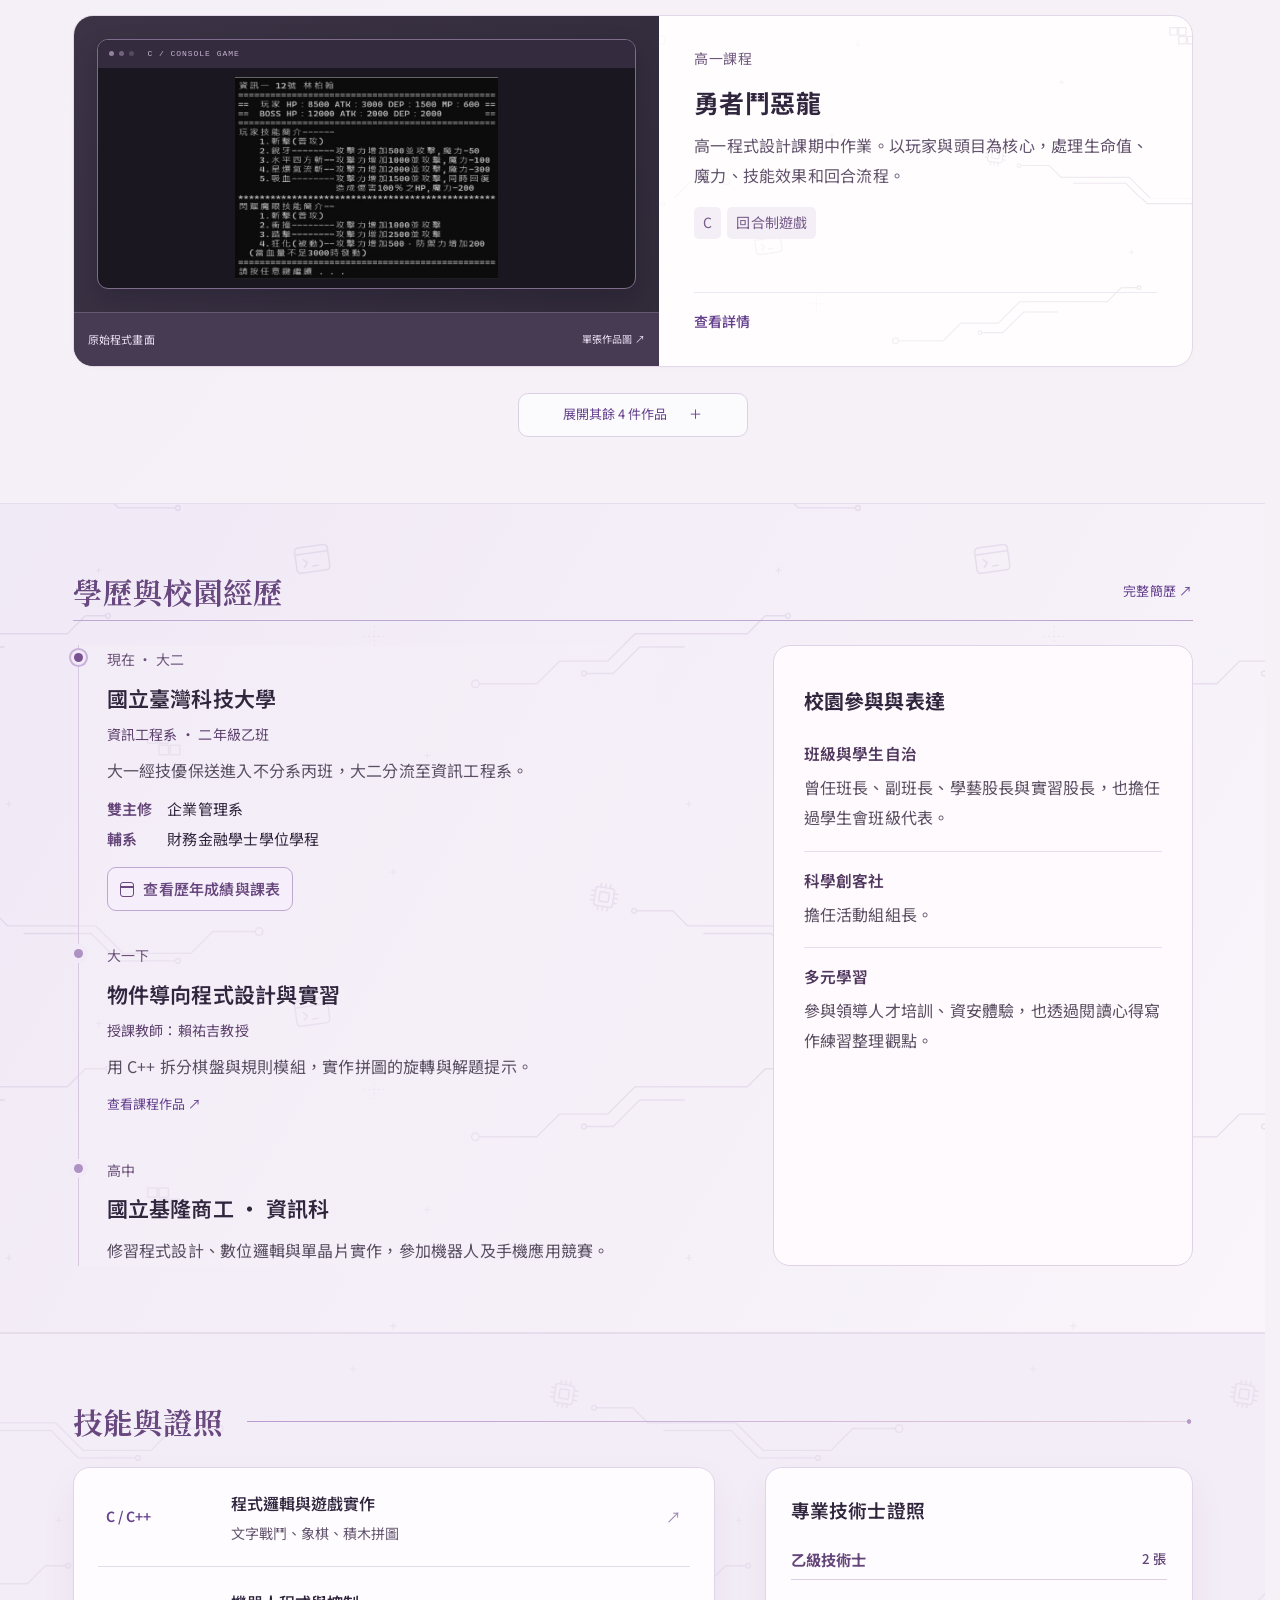
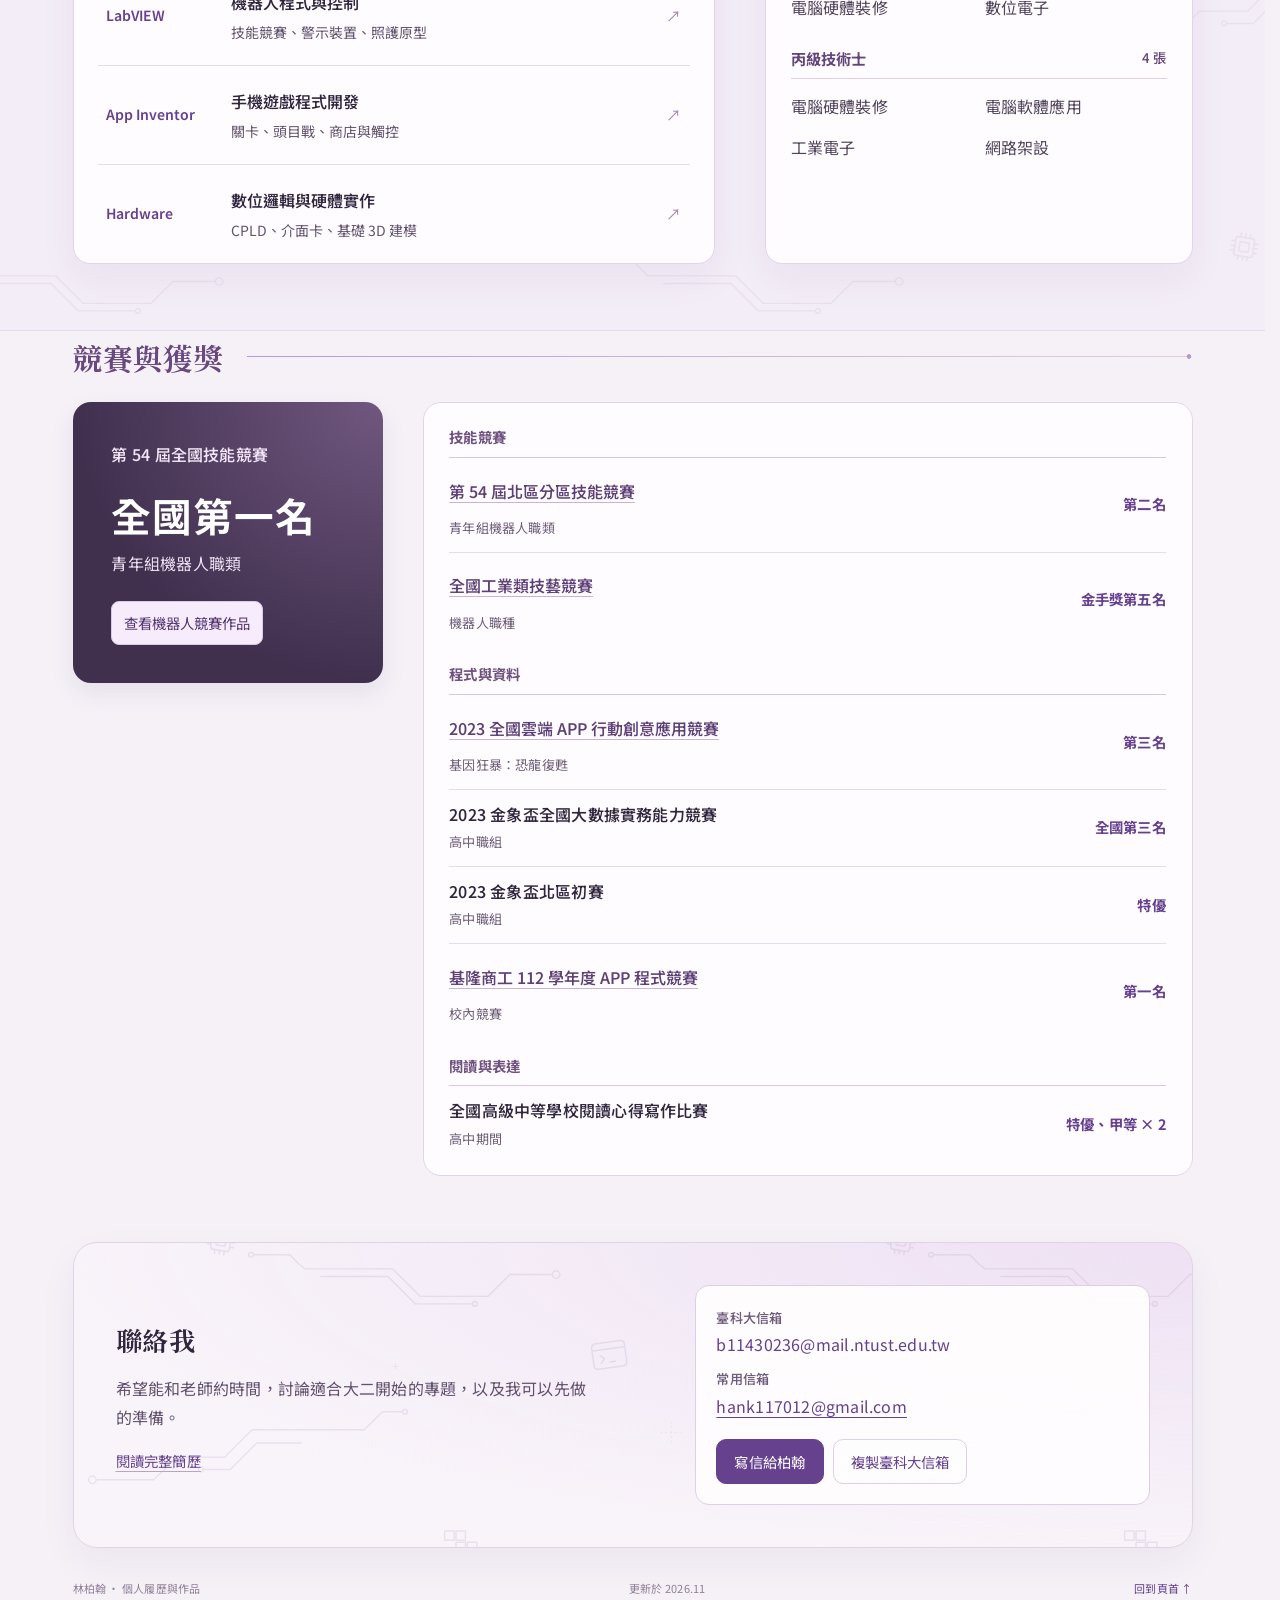
<file: schedule.html>
<!doctype html>
<html lang="zh-Hant"><head><meta charset="utf-8"><meta name="viewport" content="width=device-width,initial-scale=1">
<title>歷年成績與課表｜林柏翰</title>
<script>
  const knownSection = /^#(?:term|schedule|grades)-(?:115-1|114-2|114-1)$/.test(location.hash);
  location.replace('index.html' + (knownSection ? location.hash : '#academics'));
</script>
</head><body><p><a href="index.html#academics">前往履歷首頁的歷年成績與課表</a></p></body></html>
</file>
<file: css/site.css>
@font-face{font-family:Gallery Sans;src:url('../assets/NotoSansTC.ttf') format('truetype');font-weight:100 900;font-display:swap}
:root{--ink:#30263e;--muted:#74697e;--accent:#65418e;--accent-soft:#eee4f6;--line:#e5dce9;--paper:#fdfbfe;--bg:#f5f1f7;--ease:cubic-bezier(.22,.7,.3,1)}
*{box-sizing:border-box}html{scroll-behavior:smooth;scrollbar-gutter:stable}body{margin:0;background:var(--bg);color:var(--ink);font:15px/1.85 'Gallery Sans','Microsoft JhengHei',sans-serif;letter-spacing:.015em}body.modal-open{overflow:hidden}h1,h2,h3,h4,p{margin:0}button,a{touch-action:manipulation}button{font:inherit;color:inherit;cursor:pointer}a{color:inherit;text-underline-offset:4px}button,img,a{-webkit-tap-highlight-color:transparent}img{display:block;max-width:100%}button:focus-visible,a:focus-visible,summary:focus-visible{outline:3px solid #956bb8;outline-offset:4px}[hidden]{display:none!important}.shell{width:calc(100% - 64px);max-width:1120px;margin-inline:auto}section,[id]{scroll-margin-top:108px}.section{padding-block:66px}.eyebrow{font-size:11px;letter-spacing:.16em;font-weight:650;color:#85718f;line-height:1.6}.muted{color:var(--muted)}.skip-link{position:fixed;left:20px;top:-100px;z-index:100;background:#fff;padding:10px 18px;border-radius:8px}.skip-link:focus{top:10px}.reading-progress{position:fixed;inset:0 0 auto;height:3px;background:linear-gradient(90deg,#9168b2,#c995b0);transform:scaleX(0);transform-origin:left;z-index:40}
.site-nav{position:sticky;top:12px;z-index:20;width:calc(100% - 64px);max-width:1120px;margin:18px auto;display:flex;align-items:center;justify-content:space-between;gap:22px;padding:9px 16px;border:1px solid #ffffffbd;border-radius:17px;background:#fdfbfeeb;backdrop-filter:blur(14px);box-shadow:0 5px 25px #40235107}.brand{display:flex;align-items:center;gap:10px;flex-shrink:0;text-decoration:none;font-weight:700;font-size:14px}.brand>span{display:grid;place-items:center;width:33px;height:33px;background:#eee4f6;color:var(--accent);border-radius:10px;font-size:17px}.brand small{font-size:9px;letter-spacing:.1em;color:#a096a7;font-weight:500}.site-nav nav{display:flex;min-width:0;gap:2px;overflow-x:auto;scrollbar-width:none;overscroll-behavior-inline:contain}.site-nav nav::-webkit-scrollbar{display:none}.site-nav nav a{flex-shrink:0;padding:9px 12px;min-height:44px;border-radius:10px;text-decoration:none;font-size:13px;color:var(--muted);transition:background .2s,color .2s}.site-nav nav a:hover,.site-nav nav a.active{background:var(--accent-soft);color:var(--accent)}
.hero{position:relative;display:grid;grid-template-columns:minmax(0,1.8fr) minmax(240px,1fr);gap:30px;align-items:center;isolation:isolate;overflow:hidden;padding:40px 48px 48px;border:1px solid #e6d9ec;border-radius:28px;background:radial-gradient(ellipse at 0 0,#fffaff,transparent 70%),linear-gradient(120deg,#f0e5f7,#eee3f3 74%,#f3e8e1);box-shadow:0 20px 60px #49325409}.hero::before{content:'';position:absolute;width:540px;height:540px;right:-80px;top:-180px;border:1px solid #ffffff96;border-radius:50%;pointer-events:none;z-index:-1}.hero::after{content:'';position:absolute;inset:auto 0 0;height:2px;background:linear-gradient(90deg,#b090c9,#eee2f2,#c9a4b6)}.hero-copy{min-width:0}.hero-copy>.eyebrow{display:flex;gap:16px}.hero-copy>.eyebrow span{font-weight:400;color:var(--muted)}h1{font-size:54px;letter-spacing:.09em;line-height:1.3;font-weight:800;margin:16px 0 13px}.identity{font-size:14px;font-weight:550}.mobile-break{display:none}.hero-statement{font-size:22px;font-weight:600;line-height:1.65;margin-top:20px;letter-spacing:.04em}.hero-intent{font-size:14px;margin-top:12px;color:#6e567e;max-width:32em}.hero-actions{display:flex;gap:10px;flex-wrap:wrap;margin-top:24px}.button{display:inline-flex;align-items:center;justify-content:center;gap:22px;min-height:44px;border:1px solid var(--line);border-radius:10px;padding:10px 17px;font-size:13px;text-decoration:none;line-height:1.6;transition:background .2s,box-shadow .2s,transform .2s}.button.primary{background:var(--accent);border-color:var(--accent);color:#fff}.button.primary:hover{background:#553477;box-shadow:0 4px 15px #65418e25}.button.secondary{background:#ffffff9c;color:var(--accent);border-color:#dcd0e5}.button.secondary:hover{background:#fff;box-shadow:0 3px 12px #65418e10}.hero-email{display:inline-block;font-size:13px;text-decoration:none;margin-top:16px;color:#6a5678}.hero-email:hover{text-decoration:underline}.hero-email span{margin-left:10px}.hero-visual{display:flex;flex-direction:column;align-items:center;gap:18px;min-width:0}.portrait-frame{width:170px;flex-shrink:0;padding:8px;border:1px solid #fff;border-radius:84px 84px 18px 18px;background:#ffffffb8;transform:rotate(2deg);box-shadow:0 16px 35px #734a8e13;transition:transform .35s var(--ease),box-shadow .35s var(--ease)}.portrait-frame img{width:100%;height:172px;object-fit:cover;border-radius:76px 76px 12px 12px}.portrait-frame>span{display:block;font-size:10px;text-align:center;color:#6f567e;margin:9px 0 2px;letter-spacing:.05em}.hero-award{display:grid;grid-template-columns:1fr auto;align-items:center;gap:2px 12px;max-width:270px;width:100%;padding:12px 15px;background:#ffffffad;border:1px solid #dacbe5;border-radius:14px;color:#705d7c}.hero-award>span{grid-column:1/-1;font-size:12px}.hero-award strong{grid-column:2;grid-row:2;font-size:32px;line-height:1.3;color:var(--accent);white-space:nowrap}.hero-award small{grid-column:1;grid-row:2;font-size:12px}.hero-edition{position:absolute;left:48px;bottom:14px;font-size:8px;letter-spacing:.19em;color:#a993b6}
.section-title{display:flex;justify-content:space-between;align-items:flex-end;gap:24px;margin-bottom:30px}.section-title h2{margin-top:9px;font-size:28px;font-weight:650;letter-spacing:.025em;line-height:1.5}.section-aside{font-size:13px;color:var(--muted);text-align:right;max-width:260px}.about-grid{display:grid;grid-template-columns:1.1fr 1fr;gap:54px}.about-story .lead{font-size:21px;font-weight:550;line-height:1.7;margin-bottom:18px}.about-story>p:not(.lead){color:#665c70;margin-top:14px;line-height:2}.learning-note{padding:28px 30px;border-radius:18px;background:#fffcff;border:1px solid var(--line);position:relative}.learning-note::before{content:'';position:absolute;left:30px;top:0;width:40px;height:2px;background:#b49bc7}.learning-note h3{font-size:19px;font-weight:600;margin:12px 0}.learning-note>p:not(.eyebrow){font-size:14px;line-height:1.95}.learning-note>p.muted{font-size:12px;margin-top:18px}.interest-list{display:flex;flex-wrap:wrap;gap:8px;margin-top:18px}.interest-list span,.tag{font-size:12px;padding:3px 9px;background:#f0eaf4;border-radius:5px;color:#765a88}.current-note{display:flex;align-items:center;gap:24px;margin-top:35px;padding:22px 25px;border:1px solid #dfd1ea;border-left:3px solid #a480c1;border-radius:15px;background:linear-gradient(110deg,#eee5f6,#faf4ef)}.status{display:flex;align-items:center;gap:7px;font-size:12px;white-space:nowrap;color:var(--accent)}.status i{width:6px;height:6px;border-radius:50%;background:#9d7db7}.current-note h3{font-size:17px;font-weight:650}.current-note p{font-size:13px;color:var(--muted)}.current-date{margin-left:auto;display:flex;flex-direction:column;min-width:120px;border-left:1px solid #ddd0e5;padding-left:24px}.current-date strong{font:30px/1.15 Georgia,serif;color:var(--accent)}.current-date span{font-size:11px;margin-top:5px;color:var(--muted)}.text-link{font-size:13px;color:var(--accent);text-decoration:none;white-space:nowrap}.text-link:hover{text-decoration:underline}.inline-button{border:0;background:transparent;color:var(--accent);padding:8px 0;text-align:left;font-size:13px;min-height:44px}.inline-button:hover{text-decoration:underline;text-underline-offset:5px}
#projects{padding-top:15px}.project-tools{display:flex;align-items:center;justify-content:space-between;gap:16px;margin-bottom:23px}.filters{display:flex;flex-wrap:wrap;gap:7px}.filters button{min-height:42px;font-size:13px;border:1px solid #e1d6e8;padding:8px 16px;border-radius:24px;background:#fff9;color:#7b688b;transition:background .2s,color .2s}.filters button[aria-pressed=true]{background:var(--accent);color:#fff;border-color:var(--accent)}#filter-status{font-size:12px;color:var(--muted);white-space:nowrap}.project-grid{display:grid;grid-template-columns:1fr 1fr;gap:24px}.project-card{border:1px solid #e6deeb;background:#fffdfd;border-radius:20px;overflow:hidden;min-width:0;position:relative;transition:transform .28s var(--ease),box-shadow .28s var(--ease),border-color .28s}.project-card:hover{border-color:#c6afd8;box-shadow:0 14px 35px #4a2b6410}.project-card.featured{grid-column:1/-1;display:grid;grid-template-columns:1.1fr 1fr}.project-cover{height:265px;padding:25px 32px;display:flex;justify-content:center;align-items:center;position:relative;overflow:hidden;background:#eee7f3}.project-cover img{width:100%;height:100%;object-fit:contain;transition:transform .55s var(--ease);filter:drop-shadow(0 8px 12px #45335110)}.project-card:hover .project-cover img{transform:scale(1.035)}.featured .project-cover{height:100%;min-height:360px;padding:24px 42px}.project-cover.lilac{background:radial-gradient(ellipse at center,#faf6ff,#e9deef)}.project-cover.cream{background:#f3eee9}.project-cover.peach{background:radial-gradient(ellipse at center,#fff8ef,#f0e3df)}.project-cover.mint{background:#e9efed}.project-cover.ink{background:linear-gradient(130deg,#3c3446,#302a39)}.project-cover.ink img{border-radius:7px;box-shadow:0 14px 35px #0002}.project-cover[data-kind=diagram]{padding:0}.project-media-label{position:absolute;bottom:12px;left:16px;padding:3px 9px;border-radius:5px;background:#ffffffd9;color:#7a6687;font-size:10px;letter-spacing:.035em;backdrop-filter:blur(6px)}.project-number{position:absolute;right:18px;top:13px;font:20px Georgia,serif;color:#8b749a}.project-info{padding:24px 27px 22px;display:flex;flex-direction:column;align-items:flex-start}.featured .project-info{padding:35px 35px 28px;justify-content:center}.project-meta{font-size:11px;color:#8c7899;letter-spacing:.04em}.project-info h3{font-size:22px;line-height:1.5;margin:9px 0 10px;font-weight:650}.featured .project-info h3{font-size:28px}.project-summary{font-size:14px;color:#74677f;line-height:1.9}.project-tags{display:flex;gap:6px;flex-wrap:wrap;margin-top:17px}.project-tags .tag{background:#f4eff6;font-size:11px}.project-open{display:flex;justify-content:space-between;gap:20px;width:100%;border:0;border-top:1px solid #eee7f2;background:none;padding:15px 0 0;margin-top:22px;font-size:13px;font-weight:550;color:var(--accent);text-align:left;min-height:44px}.project-open::after{content:'';position:absolute;inset:0;border-radius:20px}.project-open>span{transition:transform .2s}.project-card:hover .project-open>span{transform:translateX(3px)}.project-open:focus-visible{outline-offset:5px}.more-wrap{display:flex;justify-content:center;margin-top:26px}.more-wrap .button{min-width:230px}
.resume-band{background:linear-gradient(120deg,#f0e9f6,#f9f5fa);border-block:1px solid #e7deed}.resume-grid{display:grid;grid-template-columns:1.2fr .8fr;gap:70px}.timeline{border-left:1px solid #d6c8e1;margin-left:5px}.timeline-item{position:relative;padding:0 0 30px 28px}.timeline-item:last-child{padding-bottom:0}.timeline-item::before{content:'';position:absolute;left:-5px;top:8px;width:9px;height:9px;border-radius:50%;background:#ad91c2;box-shadow:0 0 0 5px #f2ebf7}.timeline-label{font-size:12px;color:#9478a5}.timeline-item h3{font-size:21px;margin-top:6px;font-weight:600}.timeline-item p{font-size:14px;color:#73627f;margin-top:8px;line-height:1.95}.timeline-item p.timeline-degree{color:#5e416e;font-size:14px;margin-top:4px}.activities{padding:27px 30px;border:1px solid #dfd3e7;background:#fffafd;border-radius:17px;position:relative;overflow:hidden}.activities>h3{font-size:20px;margin:9px 0 20px}.activities>div{position:relative;z-index:1;margin-top:18px;max-width:280px}.activities h4{font-size:14px;font-weight:600}.activities p:not(.eyebrow){font-size:13px;color:var(--muted);margin-top:5px}.aside-mark{display:block;font:35px/1.12 Georgia,serif;color:#e2d6e8;letter-spacing:.04em;text-align:right;margin-top:25px;user-select:none}
.skills-layout{display:grid;grid-template-columns:1.2fr .8fr;gap:50px}.skill-item{width:100%;text-align:left;display:grid;grid-template-columns:110px minmax(0,1fr) 16px;gap:15px;align-items:center;padding:21px 8px;border:0;border-bottom:1px solid var(--line);background:transparent;transition:background .2s}.skill-item:hover{background:#fff9}.skill-code{color:var(--accent);font-size:14px;font-weight:600;line-height:1.5}.skill-item strong{display:block;font-size:15px;font-weight:550}.skill-item small{display:block;font-size:12px;color:var(--muted);margin-top:4px}.skill-item>span:last-child{color:#a086b2}.cert-panel{border:1px solid var(--line);border-radius:17px;background:#fffcff;padding:25px}.cert-heading h3{font-size:17px;font-weight:600}.cert-heading>span{font-size:11px;color:#987fa8}.cert-panel ul{padding:0;margin:18px 0 0;list-style:none}.cert-panel li{display:flex;justify-content:space-between;gap:15px;align-items:center;padding:12px 0;border-bottom:1px solid #eee7f2;font-size:13px}.cert-panel li:last-child{border:0}.levels{display:flex;gap:5px;flex-shrink:0}.levels span{padding:2px 7px;background:#f6f2f8;border:1px solid #e5dcec;border-radius:6px;font-size:12px;color:#85768e}.levels .level-b{background:#e9ddf2;color:var(--accent);border-color:#d7c3e6}
#awards{padding-top:5px}.awards-layout{display:grid;grid-template-columns:310px minmax(0,1fr);gap:40px;align-items:start}.award-feature{padding:30px;border:1px solid #dfcfe9;border-radius:20px;background:linear-gradient(135deg,#eae0f3,#faf5fd);position:sticky;top:112px}.award-number{display:block;font:88px/1.1 Georgia,serif;color:var(--accent);margin:15px 0 25px}.award-number>span{display:block;font:14px/1.6 'Gallery Sans','Microsoft JhengHei',sans-serif;letter-spacing:.1em;margin-top:10px}.award-feature h3{font-size:16px}.award-feature>p{font-size:12px;color:#80648f;margin-top:5px}.award-feature .inline-button{margin-top:17px}.award-row{display:grid;grid-template-columns:minmax(0,1fr) auto;gap:8px 18px;padding:17px 0;border-bottom:1px solid var(--line);align-items:center}.award-row:first-child{padding-top:0}.award-row .award-group{font-size:10px;color:#a08aaa;letter-spacing:.04em}.award-row h3{font-size:14px;font-weight:550;margin-top:3px;line-height:1.7}.award-row small{font-size:12px;color:var(--muted)}.award-row>strong{font-size:13px;color:var(--accent);text-align:right;max-width:130px}
.contact{padding:42px;display:grid;grid-template-columns:1.2fr 1fr;gap:35px;align-items:center;border:1px solid #e1d3e7;border-radius:24px;background:radial-gradient(ellipse at 100% 0,#eee1f3,transparent 75%),#f9f4fa;margin-bottom:30px}.contact h2{font-size:26px;line-height:1.65;margin:12px 0}.contact p:not(.eyebrow){font-size:13px;color:var(--muted)}.contact-email{font-size:18px;display:flex;justify-content:space-between;gap:15px;align-items:center;text-decoration:none;color:var(--accent);padding-bottom:14px;border-bottom:1px solid #d9c8e3;overflow-wrap:anywhere}.contact-email span{flex-shrink:0}.contact-buttons{display:flex;gap:9px;flex-wrap:wrap;margin-top:18px}.contact-actions>p{margin-top:14px}.site-footer{display:flex;justify-content:space-between;gap:20px;padding:0 0 28px;font-size:11px;color:#918099}.site-footer a{text-decoration:none;color:var(--accent)}#toast{position:fixed;bottom:22px;left:50%;transform:translate(-50%,12px);background:#4c355f;color:white;border-radius:10px;padding:10px 18px;font-size:13px;z-index:60;opacity:0;visibility:hidden;transition:.2s}#toast.visible{opacity:1;visibility:visible;transform:translate(-50%,0)}
dialog{width:min(1020px,calc(100% - 48px));max-height:90dvh;border:1px solid #dbcde6;border-radius:22px;padding:0;background:#fffcff;color:var(--ink);overflow:auto;box-shadow:0 30px 100px #26172f40}dialog::backdrop{background:#2d203a99;backdrop-filter:blur(8px)}.dialog-toolbar{display:flex;justify-content:space-between;align-items:center;gap:24px;padding:16px 24px;border-bottom:1px solid #e9dfef;background:#fffafef2;position:sticky;top:0;z-index:2;backdrop-filter:blur(10px)}.close-button{min-height:42px;padding:8px 13px;background:#f2eaf7;border:1px solid #e4d9ec;border-radius:9px;color:var(--accent);font-size:13px}.detail-header{padding:28px 32px 20px}.detail-header h2{font-size:28px;margin:8px 0}.detail-header>p:last-child{font-size:14px;color:var(--muted)}.detail-layout{display:grid;grid-template-columns:1.05fr 1fr;gap:30px;padding:0 32px 32px;align-items:start}.detail-gallery{position:sticky;top:90px;min-width:0}.detail-main-image{display:flex;align-items:center;justify-content:center;width:100%;height:340px;padding:18px;background:#f1eaf5;border:1px solid #e7dcee;border-radius:13px;cursor:zoom-in;position:relative}.detail-main-image>img{width:100%;height:100%;object-fit:contain}.detail-main-image>span{position:absolute;bottom:12px;right:12px;font-size:11px;padding:4px 8px;border:1px solid #e4d6eb;background:#fffcfff0;border-radius:5px;color:var(--accent)}.detail-image-caption{font-size:11px;color:#8b7799;margin:10px 2px;line-height:1.8}.detail-thumbnails{display:flex;gap:8px;overflow-x:auto;padding:3px 2px 8px}.detail-thumbnails button{width:62px;height:58px;flex-shrink:0;border:2px solid transparent;background:#f1eaf6;border-radius:7px;padding:3px}.detail-thumbnails button[aria-pressed=true]{border-color:#9b74b5}.detail-thumbnails img{width:100%;height:100%;object-fit:contain}.detail-copy{font-size:14px;line-height:1.95}.contribution{padding:18px 20px;background:#f2ebf7;border-radius:12px;border-left:2px solid #b297c5;margin-bottom:24px}.contribution h3{font-size:13px;color:var(--accent);margin-bottom:6px}.detail-step{padding:0 0 17px;margin-bottom:17px;border-bottom:1px solid #eee6f3}.detail-step h3{font-size:15px;margin-bottom:6px}.detail-step h3 span{font:16px Georgia,serif;color:#a890b8;margin-right:9px}.detail-step p{color:#73617f}.detail-note{font-size:12px;color:#91809d;line-height:1.9}.dialog-end{display:flex;align-items:center;justify-content:space-between;gap:18px;border-top:1px solid #e9dfef;padding:16px 32px;background:#f8f3fb}.dialog-end span{font-size:12px;color:var(--muted)}.dialog-end button{border:0;background:transparent;color:var(--accent);font-size:13px;min-height:44px;padding:6px 0}
#image-dialog{width:min(1120px,calc(100% - 40px))}.dialog-toolbar>h2{font-size:15px;font-weight:550}.lightbox-stage{height:65dvh;min-height:230px;display:flex;align-items:center;justify-content:center;padding:20px;background:#f1ebf5;position:relative}.lightbox-stage img{max-height:100%;max-width:100%;object-fit:contain}.lightbox-stage[aria-busy=true]{background:#ebe2f1}.lightbox-controls{display:flex;align-items:center;justify-content:space-between;gap:15px;padding:15px 24px}.lightbox-controls>span{font-size:12px;color:var(--muted)}#image-error{font-size:14px;color:var(--muted);text-align:center;padding:20px}
@keyframes enter{from{opacity:.12;transform:translateY(12px)}to{opacity:1;transform:translateY(0)}}@keyframes portrait-arrive{from{opacity:0;transform:translateY(16px)}to{opacity:1;transform:none}}@keyframes dialog-in{from{opacity:0;transform:translateY(10px) scale(.985)}to{opacity:1;transform:none}}@keyframes dialog-out{to{opacity:0;transform:translateY(5px)}}
@media(prefers-reduced-motion:no-preference){.hero-copy{animation:enter .55s var(--ease) both}.hero-visual{animation:portrait-arrive .7s .12s var(--ease) both}.entered{animation:enter .48s var(--ease) backwards;animation-delay:var(--reveal-delay,0ms)}dialog[open]{animation:dialog-in .24s var(--ease)}dialog.closing{animation:dialog-out .14s ease forwards}}
@media(hover:hover) and (pointer:fine){.portrait-frame:hover{transform:translateY(-3px) rotate(0);box-shadow:0 20px 38px #734a8e20}.project-card:hover{transform:translateY(-4px)}}
@media(max-width:960px){.brand small{display:none}.hero{padding:32px 30px 42px;grid-template-columns:minmax(0,1.6fr) minmax(220px,1fr);gap:24px}h1{font-size:46px}.hero-statement{font-size:20px}.hero-edition{left:30px}.about-grid{gap:30px}.section-title h2{font-size:25px}.section-aside{max-width:200px}.current-note{gap:18px;flex-wrap:wrap}.current-note>.status{display:none}.current-date{padding-left:18px;min-width:110px}.current-note>.text-link{font-size:12px}.resume-grid{gap:35px}.skills-layout{gap:30px;grid-template-columns:1.1fr 1fr}.skill-item{grid-template-columns:95px 1fr 15px;gap:10px}.awards-layout{grid-template-columns:250px 1fr;gap:30px}.award-feature{padding:25px}.contact{grid-template-columns:1fr 1fr;padding:32px;gap:25px}.contact-email{font-size:15px}.featured .project-info{padding:28px}.featured .project-info h3{font-size:25px}.project-cover{height:235px;padding:20px}.featured .project-cover{min-height:340px;padding:24px}.detail-layout{gap:22px;padding-inline:24px}.detail-header{padding-inline:24px}.detail-main-image{height:300px}}
@media(max-width:700px){.shell,.site-nav{width:calc(100% - 32px)}.site-nav{gap:12px;padding:7px 10px;top:7px;margin:10px auto;border-radius:13px}.brand{font-size:13px;gap:7px}.brand>span{display:none}.site-nav nav a{padding:8px 10px;font-size:12px}.section{padding-block:45px}.section-title{align-items:flex-start;margin-bottom:24px}.section-title h2{font-size:23px}.section-aside{display:none}.about-grid{grid-template-columns:1fr;gap:26px}.about-story .lead{font-size:21px}.learning-note{padding:24px}.current-note{padding:20px;gap:14px}.current-note>div:first-of-type{flex:1 1 60%}.current-date{margin:0;min-width:100px}.project-tools{align-items:flex-start;flex-direction:column;gap:12px}.project-grid{gap:18px}.project-card.featured{display:block;grid-column:auto}.featured .project-cover{height:235px;min-height:0;padding:20px}.project-info,.featured .project-info{padding:20px}.project-info h3,.featured .project-info h3{font-size:20px}.project-summary{font-size:13px}.project-cover{height:220px;padding:18px}.project-tags{gap:5px}.project-tags .tag{font-size:10px}.resume-grid,.skills-layout{grid-template-columns:1fr;gap:30px}.activities{padding:25px}.activities>div{max-width:none}.aside-mark{display:none}.skill-item{grid-template-columns:110px 1fr 16px}.awards-layout{grid-template-columns:1fr;gap:28px}.award-feature{position:relative;top:auto;display:grid;grid-template-columns:1fr auto;gap:4px 18px;padding:25px}.award-feature>.eyebrow{grid-column:1}.award-number{grid-column:2;grid-row:1/5;margin:0;font-size:65px;align-self:center}.award-number>span{font-size:11px;margin-top:4px}.award-feature .inline-button{margin-top:5px;grid-column:1}.award-feature h3{font-size:15px}.contact{grid-template-columns:1fr;padding:30px;gap:25px}.contact h2{font-size:25px}.contact-email{font-size:18px}.site-footer{font-size:10px;gap:10px;flex-wrap:wrap}.site-footer>span:nth-child(2){display:none}.detail-layout{grid-template-columns:1fr}.detail-gallery{position:static}.detail-main-image{height:300px}.detail-header h2{font-size:24px}.dialog-end{padding-inline:24px}.dialog-end>span{display:none}}
@media(max-width:600px){.hero{grid-template-columns:minmax(0,1fr);gap:26px;padding:27px 24px 36px;border-radius:20px}h1{font-size:42px;margin:14px 0 12px}.identity{font-size:13px}.mobile-break{display:block}.hero-statement{font-size:21px;margin-top:18px}.hero-intent{font-size:13px}.hero-actions{margin-top:20px}.hero-email{margin-top:15px;font-size:12px}.hero-visual{flex-direction:row;gap:18px;justify-content:center}.portrait-frame{width:114px;padding:6px}.portrait-frame img{height:118px}.portrait-frame>span{font-size:9px;letter-spacing:0;margin:7px 0 1px}.hero-award{display:flex;flex:1;flex-direction:column;align-items:flex-start;gap:4px;width:auto;max-width:220px;padding:12px;font-size:12px;line-height:1.75}.hero-award>span,.hero-award small{font-size:11px}.hero-award strong{font-size:30px}.hero-edition{left:24px;font-size:7px;letter-spacing:.14em;bottom:10px}.eyebrow{font-size:10px}.project-grid{grid-template-columns:1fr}.project-cover,.featured .project-cover{height:265px;padding:24px 28px}.project-info,.featured .project-info{padding:23px}.project-info h3,.featured .project-info h3{font-size:22px}.project-summary{font-size:14px}.project-tags .tag{font-size:11px}.project-media-label{font-size:10px}.project-open{margin-top:20px}.filters{gap:6px}.filters button{font-size:12px;padding:8px 12px}.section-title h2{font-size:22px}.about-story>p:not(.lead){font-size:14px}.current-note{display:grid;grid-template-columns:1fr 90px}.current-note>.text-link{grid-column:1/-1}.current-date{min-width:0;padding-left:13px}.current-date strong{font-size:28px}.current-note h3{font-size:15px}.current-note p{font-size:12px}.current-date span{font-size:10px}.timeline-item h3{font-size:19px}.skill-item{grid-template-columns:92px 1fr 12px;gap:10px;padding:18px 0}.skill-code{font-size:12px}.skill-item strong{font-size:14px}.skill-item small{font-size:11px}.award-row{gap:12px}.award-row h3{font-size:13px}.award-row>strong{font-size:12px;max-width:80px}.award-row small{font-size:11px}.award-feature{padding:22px}.award-feature h3{font-size:14px}.contact{padding:26px 23px}.contact-email{font-size:15px}.contact h2{font-size:23px}.contact-buttons .button{font-size:12px;padding:10px 13px}dialog,#image-dialog{width:calc(100% - 24px);max-height:94dvh;border-radius:16px}.dialog-toolbar{padding:11px 16px;gap:12px}.dialog-toolbar>h2{font-size:13px}.close-button{font-size:12px;flex-shrink:0}.detail-header{padding:22px 20px 18px}.detail-header h2{font-size:23px}.detail-header>p:last-child{font-size:13px}.detail-layout{padding:0 20px 24px;gap:20px}.detail-main-image{height:260px}.detail-copy{font-size:13px}.contribution{padding:16px}.detail-note{font-size:11px}.dialog-end{padding:12px 20px}.lightbox-stage{height:60dvh;padding:10px}.lightbox-controls{padding:12px;gap:6px}.lightbox-controls .button{font-size:12px;padding:8px 12px;gap:0}}
@media(max-width:360px){.shell,.site-nav{width:calc(100% - 24px)}.hero{padding:24px 18px 32px}h1{font-size:38px}.hero-statement{font-size:19px}.hero-visual{gap:12px}.hero-award{padding:10px}.hero-award strong{font-size:27px}.hero-award>span,.hero-award small{font-size:10px}.section-title h2{font-size:20px}.filters button{padding:8px 10px;font-size:11px}.project-cover,.featured .project-cover{height:230px;padding:18px}.project-info,.featured .project-info{padding:19px}.project-info h3,.featured .project-info h3{font-size:20px}.contact-email{font-size:13px}.contact h2{font-size:21px}.award-feature{padding:18px;gap:4px 10px}.award-number{font-size:55px}.hero-edition{left:18px;font-size:6px}.cert-panel{padding:21px}}
.image-fallback{display:grid;place-items:center;padding:20px;min-height:80px;font-size:12px;line-height:1.8;color:#80688f;text-align:center}.button:disabled{cursor:default;opacity:.45;box-shadow:none}#detail-title:focus{outline:none}.award-event-name{margin-left:4px}
@media(max-width:600px){.site-nav .brand{display:none}.site-nav nav{justify-content:space-between;width:100%;gap:0}.site-nav nav a{padding-inline:8px}.hero-actions .button{flex:1;padding-inline:10px;gap:10px;font-size:12px}}
@media(max-width:360px){.award-event-name{display:block;margin-left:0}}
@media(min-width:701px){.project-card.last-wide{grid-column:1/-1;display:grid;grid-template-columns:1.1fr 1fr}.last-wide .project-cover{height:100%;min-height:290px}.last-wide .project-info{justify-content:center;padding:30px 35px}.last-wide .project-info h3{font-size:25px}}
@media(prefers-reduced-motion:reduce){*,*::before,*::after{animation:none!important;transition:none!important;scroll-behavior:auto!important}}
@media print{@page{size:A4;margin:12mm}body{background:#fff;font-size:10pt;color:#222}.site-nav,.skip-link,.reading-progress,.hero-actions,.hero-email,.hero-edition,.filters,.more-wrap,.project-tools,.project-open,.inline-button,.contact-buttons,dialog,#toast,.site-footer a{display:none!important}.shell{width:100%;max-width:none}.section{padding-block:15px}.hero{padding:15px;border-radius:0;box-shadow:none;grid-template-columns:1.8fr 1fr;gap:20px;break-inside:avoid}.hero h1{font-size:28pt;margin:8px 0}.hero-statement{font-size:13pt;margin-top:10px}.hero-intent,.identity{font-size:9pt}.hero-visual{flex-direction:row;gap:10px}.portrait-frame{width:65px;transform:none;box-shadow:none;padding:3px}.portrait-frame img{height:72px}.portrait-frame>span{display:none}.hero-award{padding:7px;display:flex;flex-direction:column;align-items:flex-start;gap:2px}.hero-award>span,.hero-award small{font-size:7pt}.hero-award strong{font-size:16pt}.section-title{margin-bottom:12px}.section-title h2{font-size:15pt}.section-aside{display:none}.about-grid{gap:20px}.about-story .lead{font-size:12pt}.about-story>p:not(.lead),.learning-note>p:not(.eyebrow){font-size:9pt}.learning-note{padding:12px}.current-note{padding:12px;margin-top:15px}.project-grid{grid-template-columns:1fr 1fr;gap:12px}.project-card,.project-card[hidden]{display:block!important;break-inside:avoid;border-radius:10px;box-shadow:none}.project-card.featured{grid-column:auto}.project-cover,.featured .project-cover{height:135px;min-height:0;padding:10px}.project-info,.featured .project-info{padding:12px}.project-info h3,.featured .project-info h3{font-size:12pt}.project-summary{font-size:9pt}.project-tags{margin-top:8px}.resume-grid,.skills-layout{gap:20px;grid-template-columns:1.2fr 1fr}.timeline-item{padding-bottom:18px}.timeline-item h3{font-size:12pt}.timeline-item p{font-size:9pt}.activities{padding:15px}.aside-mark{display:none}.skill-item{padding:8px 0;grid-template-columns:90px 1fr 12px}.cert-panel{padding:12px}.awards-layout{grid-template-columns:210px 1fr;gap:20px}.award-feature{position:static;break-inside:avoid;padding:15px}.award-number{font-size:45pt}.award-row{padding:10px 0;break-inside:avoid}.contact{padding:18px;margin-top:15px;break-inside:avoid}.contact h2{font-size:15pt}.contact-email{font-size:11pt}.site-footer{padding:10px 0}.section-title,h3{break-after:avoid}*,*::before,*::after{animation:none!important;transition:none!important}}
@media print{.last-wide .project-cover{height:135px;min-height:0}.last-wide .project-info{padding:12px}.last-wide .project-info h3{font-size:12pt}}
@media(max-width:700px){.project-grid{grid-template-columns:1fr}}
@media(min-width:701px){.project-card:is(.featured,.last-wide) .project-cover img{position:absolute;inset:24px 36px;width:calc(100% - 72px);height:calc(100% - 48px)}}
@media(max-width:600px){.award-row>strong{white-space:nowrap;max-width:none}}
.hero-intent>span{display:inline-block}
</file>
<file: css/gallery.css>
/* Gallery v1.2 — 可切換的作品圖集、清楚的閱讀層次與局部轉場。 */
:root { --gallery-shadow:0 15px 38px #49305f0d; }
body { background:radial-gradient(ellipse at 0 16%,#eee6f440,transparent 40%),var(--bg); }
p { text-wrap:pretty; }
h2,h3 { text-wrap:balance; }
.section-title h2 { letter-spacing:.015em; }
.section-title .eyebrow { color:#81678f; }
.hero { box-shadow:0 18px 50px #5a3a6d0b; }
.hero::after { height:2px; transform-origin:left; }
.hero-copy { animation:none; }
.site-nav { border-color:#e9deef; box-shadow:0 6px 24px #40235108; }
.site-nav nav a { position:relative; }
.site-nav nav a::after { content:''; position:absolute; bottom:5px; left:40%; right:40%; height:2px; background:#ad8cc7; transform:scaleX(0); transition:transform .22s; border-radius:2px; }
.site-nav nav a.active::after { transform:scaleX(1); }
.learning-note { box-shadow:var(--gallery-shadow); }
.current-note { background:linear-gradient(110deg,#eee5f6,#fbf6f2); }
.section-aside { line-height:1.8; }
.project-tools { padding:12px 0 20px; border-bottom:1px solid var(--line); margin-bottom:28px; }
.filters button { border-radius:9px; background:#fff8; min-height:44px; }
.filters button[aria-pressed=true] { box-shadow:0 4px 12px #65418e1a; }
.project-card { display:flex; flex-direction:column; border-color:#e2d8e8; box-shadow:0 3px 12px #49305f03; }
.project-card:focus-within { border-color:#b094c5; box-shadow:0 0 0 3px #e8dcf2; }
.project-info { flex:1; padding:24px 28px 23px; }
.project-meta { display:flex; align-items:center; gap:11px; }
.project-number { position:static; color:#aa8fbb; font:18px/1 Georgia,serif; padding-right:11px; border-right:1px solid #e5d9ec; }
.project-info h3 { font-size:24px; letter-spacing:.015em; margin-top:12px; font-weight:680; }
.project-summary { color:#62536d; font-size:15px; line-height:1.95; }
.project-tags { margin-bottom:20px; }
.project-open { margin-top:auto; padding-top:16px; }
.project-tags + .project-open { margin-top:auto; }
.project-open>span { display:grid; place-items:center; border:1px solid #e0d1ea; background:#f6effa; width:27px; height:27px; border-radius:50%; font-size:14px; }
.project-card .project-cover { display:flex; flex-direction:column; align-items:stretch; justify-content:flex-start; padding:0; height:330px; min-height:0; flex-shrink:0; }
.project-card:is(.featured,.last-wide) .project-cover { height:100%; min-height:350px; }
.media-stage { flex:1; width:100%; position:relative; min-height:0; display:flex; align-items:center; justify-content:center; padding:25px 30px; overflow:hidden; }
.project-card .media-stage>img,
.project-card:is(.featured,.last-wide) .media-stage>img { position:absolute; inset:25px 30px; width:calc(100% - 60px); height:calc(100% - 50px); object-fit:contain; filter:drop-shadow(0 9px 14px #46334e0c); }
.media-caption { position:relative; flex-shrink:0; display:flex; align-items:center; justify-content:space-between; gap:8px; min-height:54px; padding:4px 14px; background:#ffffffa8; border-top:1px solid #ffffff80; color:#705480; font-size:11px; letter-spacing:.02em; }
.cover-caption { min-width:0; line-height:1.5; }
.cover-navigation { display:flex; align-items:center; gap:5px; flex-shrink:0; }
.cover-navigation button { position:relative; z-index:1; width:40px; min-height:44px; padding:0; border:1px solid transparent; border-radius:8px; background:transparent; color:inherit; font-size:19px; transition:background .2s,border-color .2s; }
.cover-navigation button:hover { background:#ffffff9c; border-color:#d9c8e5; }
.cover-count { min-width:43px; text-align:center; font-size:10px; letter-spacing:.03em; font-variant-numeric:tabular-nums; }
.cover-single { font-size:10px; }
.media-stage { transition:opacity .15s; }
.media-stage[aria-busy=true] { opacity:.5; }
.project-cover[data-presentation=diagram] .media-stage { padding:0; }
.project-cover[data-presentation=diagram] .media-stage>img { inset:0; width:100%; height:100%; filter:none; }
.project-cover[data-presentation=photo] { background:radial-gradient(ellipse at 50% 30%,#f8fbf8,#e4ede8); }
.project-cover[data-presentation=photo] .media-stage>img { filter:drop-shadow(0 9px 12px #2c4b371a); }
.prototype-composition { position:relative; width:100%; height:100%; max-width:390px; }
.project-card .prototype-composition>img { position:absolute; inset:0 auto 0 7%; width:53%; height:100%; object-fit:contain; filter:drop-shadow(0 9px 14px #2c4b371a); }
.interface-inset { position:absolute; right:0; bottom:9px; width:45%; padding:5px; background:#fffffff5; border:1px solid #e1e8e3; border-radius:8px; box-shadow:0 8px 20px #405d4519; }
.project-card .interface-inset img { position:static; width:100%; height:auto; max-height:125px; object-fit:contain; transform:none; filter:none; border-radius:3px; }
.interface-inset>span { display:block; text-align:center; color:#64806e; font-size:9px; line-height:1.7; margin:4px 0 1px; }
.project-cover[data-presentation=object] { background:radial-gradient(ellipse at 40% 35%,#fcf9ff,#e9ddef); }
.project-cover[data-presentation=object] .media-stage::before { content:''; position:absolute; width:190px; height:190px; border:1px solid #fcf9ff; border-radius:50%; box-shadow:0 0 0 30px #ffffff2e,0 0 0 60px #ffffff17; }
.project-cover[data-presentation=interface] .media-stage>img { inset:16px 20px; width:calc(100% - 40px); height:calc(100% - 32px); }
.phone-composition { width:100%; max-width:370px; height:100%; display:flex; justify-content:center; align-items:center; gap:28px; }
.device-frame { flex-shrink:0; height:235px; width:134px; border:6px solid #4a3559; border-radius:23px; background:#4a3559; padding:2px; box-shadow:7px 12px 22px #5a3a5c23,0 0 0 1px #b89cc6; transform:rotate(-4deg); transition:transform .45s var(--ease); overflow:hidden; }
.project-card .device-frame img,
.project-card:is(.featured,.last-wide) .device-frame img { position:static; width:100%; height:100%; max-width:100%; object-fit:contain; border-radius:12px; filter:none; transform:none; }
.phone-note { color:#76546d; }
.phone-note small { display:block; font-size:8px; letter-spacing:.1em; margin-bottom:9px; }
.phone-note strong { display:block; font-size:19px; line-height:1.6; font-weight:550; margin-bottom:15px; }
.phone-note>span { display:block; font-size:11px; padding:3px 0; }
.phone-note>span::before { content:'＋'; font-size:10px; margin-right:9px; color:#ad8caa; }
.project-cover[data-presentation=terminal] .media-stage { padding:23px; }
.terminal-window { position:absolute; inset:23px; display:flex; flex-direction:column; align-items:center; border:1px solid #7e6c8c; border-radius:11px; background:#1b1720; overflow:hidden; box-shadow:0 10px 23px #100a1b35; }
.terminal-title { flex-shrink:0; width:100%; height:28px; display:flex; align-items:center; gap:5px; padding:0 11px; background:#342b3f; }
.terminal-title i { width:5px; height:5px; border-radius:50%; background:#bca7c9; opacity:.7; }
.terminal-title i:nth-child(2) { opacity:.45; }.terminal-title i:nth-child(3) { opacity:.25; }
.terminal-title span { margin-left:9px; font:8px/1.2 monospace; letter-spacing:.12em; color:#c4b3d0; }
.project-card .terminal-window img,
.project-card:is(.featured,.last-wide) .terminal-window img { position:static; min-height:0; flex:1; height:calc(100% - 28px); width:100%; object-fit:contain; padding:9px; border-radius:0; box-shadow:none; filter:none; transform:none; }
.project-cover[data-presentation=terminal] .media-caption { background:#473b54; color:#ece0f5; border-color:#665773; }
.skill-item { border-radius:10px 10px 0 0; transition:background .22s, padding .22s; }
.cert-panel { box-shadow:var(--gallery-shadow); }
.cert-panel li { padding-block:14px; }
.award-feature { background:radial-gradient(ellipse at 20% 0,#f8f2fd,#eadff3); overflow:hidden; }
.award-feature::after { content:''; width:190px; height:190px; border:1px solid #ffffff9e; border-radius:50%; position:absolute; right:-120px; bottom:-60px; pointer-events:none; }
.award-row { transition:background .22s; }
.contact { box-shadow:var(--gallery-shadow); }
.contact-email { transition:color .2s,border-color .2s; }
.contact-email:hover { color:#573071; border-bottom-color:#b593ce; }
/* 圖片詳情：圖片資訊離開圖面，工具和縮圖各有明確位置。 */
dialog { overscroll-behavior:contain; }
#project-dialog { scrollbar-gutter:stable; max-height:94dvh; }
.detail-header { padding-top:25px; }
.detail-header h2 { letter-spacing:.02em; font-size:32px; line-height:1.5; }
.detail-header>.eyebrow { display:flex; align-items:center; gap:13px; }
.detail-header>.eyebrow span { border-left:1px solid #dacbe4; padding-left:13px; letter-spacing:.035em; font-weight:500; }
.detail-subtitle { font-size:15px; color:#675771; line-height:1.85; }
.detail-tools { display:flex; flex-wrap:wrap; gap:6px; margin-top:14px; }
.detail-tools span { font-size:11px; line-height:1.7; color:#765489; border:1px solid #e5d9ed; border-radius:5px; padding:3px 9px; background:#f6f0fa; }
.detail-layout { grid-template-rows:auto 1fr; row-gap:23px; }
.detail-gallery { grid-column:1; grid-row:1 / span 2; }
.detail-layout>.contribution { grid-column:2; grid-row:1; margin-bottom:0; }
.detail-copy { grid-column:2; grid-row:2; }
.detail-main-image { height:clamp(270px,36dvh,360px); padding:20px; background:radial-gradient(ellipse at 50% 30%,#fbf7fe,#eee5f4); border-radius:13px 13px 0 0; border-bottom:0; transition:background .2s; }
.detail-gallery[data-media-kind=interface] .detail-main-image { background:#f1eff3; }
.detail-gallery[data-media-kind=terminal] .detail-main-image { background:#29222f; }
.detail-gallery[data-media-kind=photo] .detail-main-image { background:radial-gradient(ellipse at center,#fbfcf9,#e8eee9); }
.detail-gallery[data-media-kind=phone] .detail-main-image { background:radial-gradient(ellipse at center,#fffbf6,#f2e6e3); }
.detail-gallery[data-media-kind=diagram] .detail-main-image { padding:0; }
.detail-main-image>span { bottom:10px; right:10px; background:#fffcffed; box-shadow:0 3px 10px #63437910; }
.gallery-toolbar { display:flex; align-items:center; gap:10px; padding:6px 10px 6px 14px; min-height:54px; border:1px solid #e7dcee; border-top:0; border-radius:0 0 11px 11px; background:#f7f1fb; font-size:11px; color:#70557f; }
.gallery-toolbar>span:first-child { color:var(--accent); font-variant-numeric:tabular-nums; letter-spacing:.06em; }
.gallery-toolbar>div { margin-left:auto; display:flex; gap:5px; }
.gallery-toolbar button { width:40px; min-height:44px; border:1px solid #ded0e8; border-radius:7px; background:#fffafd; font-size:17px; }
.gallery-toolbar .gallery-zoom { width:auto; padding:0 11px; font-size:11px; white-space:nowrap; background:#e9dcf3; color:var(--accent); }
.gallery-toolbar button:hover { background:#eee1f7; }
.detail-image-caption { font-size:12px; color:#6e587c; margin:13px 2px; line-height:1.85; }
.detail-thumbnails { gap:9px; padding:3px 2px 10px; scrollbar-width:thin; scrollbar-color:#cfbbdd transparent; }
.detail-thumbnails button { display:flex; flex-direction:column; width:82px; height:88px; padding:4px; gap:3px; border-radius:9px; background:#f4edf8; transition:background .2s,border-color .2s; }
.detail-thumbnails img { height:56px; width:100%; background:#eee6f3; border-radius:4px; }
.detail-thumbnails button>span { font-size:10px; line-height:1.6; white-space:nowrap; color:#81638f; }
.detail-thumbnails button[aria-pressed=true] { border-color:#9a74b6; background:#eadef2; }
.detail-copy { font-size:15px; line-height:1.95; }
.contribution { padding:19px 20px; background:linear-gradient(120deg,#eee4f6,#f6f0fa); }
.contribution p { font-size:15px; line-height:1.95; color:#594566; }
.detail-step p { color:#62526d; }
.detail-step { padding-bottom:18px; }
.detail-step h3 { font-weight:600; }
.detail-note { color:#7e6a8c; }
.dialog-end { position:sticky; bottom:0; z-index:1; background:#f8f3fbf2; backdrop-filter:blur(10px); }
/* 大圖：全圖／2 倍檢視，保留原始像素與圖說。 */
#image-dialog { max-height:94dvh; overflow:auto; }
.lightbox-stage { height:clamp(230px,57dvh,650px); min-height:0; padding:0; overflow:hidden; background:radial-gradient(ellipse at center,#fbf8fe,#ebe2f1); }
#image-viewport { width:100%; height:100%; overflow:auto; overscroll-behavior:contain; scrollbar-color:#bda4cd #e9dfef; touch-action:pan-y pinch-zoom; }
#image-canvas { width:100%; height:100%; min-width:100%; min-height:100%; display:flex; align-items:center; justify-content:center; padding:20px; box-sizing:border-box; }
#large-image { flex-shrink:0; max-width:100%; max-height:100%; object-fit:contain; user-select:none; }
#image-viewport.zoomed { cursor:grab; touch-action:pan-x pan-y; }
#image-viewport.dragging { cursor:grabbing; }
.lightbox-stage[aria-busy=true]::after { content:''; position:absolute; top:calc(50% - 12px); left:calc(50% - 12px); width:24px; height:24px; border:2px solid #d2bcdf; border-top-color:#765195; border-radius:50%; animation:gallery-spin .8s linear infinite; pointer-events:none; }
#image-error { position:absolute; inset:0; display:grid; place-items:center; background:#f0e8f5; }
.image-description { padding:13px 24px 0; }
#image-caption { font-size:13px; color:#6c567d; line-height:1.7; }
#image-hint { font-size:11px; color:#95849f; margin-top:4px; }
.lightbox-controls { padding-top:10px; }
.image-tools { display:flex; align-items:center; gap:17px; }
#image-counter { font:12px/1.5 'Gallery Sans',sans-serif; color:#887094; font-variant-numeric:tabular-nums; white-space:nowrap; }
#zoom-image { min-height:42px; padding:8px 13px; border:1px solid #d9c7e5; background:#eee3f5; border-radius:8px; color:var(--accent); font-size:12px; white-space:nowrap; }
#zoom-image[aria-pressed=true] { background:var(--accent); color:white; }
#zoom-image:disabled { opacity:.5; cursor:default; }
#image-viewport:focus-visible { outline:2px solid #a082b4; outline-offset:-3px; }
/* 不重播已經可見的段落。由 JS 只標記一開始在畫面外的元素。 */
.reveal-ready { opacity:0; transform:translateY(14px); transition:opacity .5s var(--ease),transform .5s var(--ease); }
.reveal-ready.is-revealed { opacity:1; transform:none; }
@keyframes gallery-spin { to { transform:rotate(360deg); } }
@keyframes gallery-intro { from { opacity:.4; transform:translateY(8px); } to { opacity:1; transform:none; } }
@keyframes gallery-line { from { transform:scaleX(0); } to { transform:scaleX(1); } }
@media(prefers-reduced-motion:no-preference) {
  .hero-copy>.eyebrow { animation:gallery-intro .45s var(--ease) backwards; }
  .hero-copy>h1,.hero-copy>.identity { animation:gallery-intro .5s .05s var(--ease) backwards; }
  .hero-copy>.hero-statement,.hero-copy>.hero-intent { animation:gallery-intro .55s .10s var(--ease) backwards; }
  .hero-actions,.hero-email { animation:gallery-intro .55s .15s var(--ease) backwards; }
  .hero::after { animation:gallery-line .9s .1s var(--ease) backwards; }
}
@media(hover:hover) and (pointer:fine) {
  .project-card:hover { transform:translateY(-4px); box-shadow:0 17px 35px #56326913; }
  .project-card:hover .device-frame { transform:rotate(0) translateY(-3px); }
  .project-card:hover .project-cover:is([data-presentation=object],[data-presentation=photo],[data-presentation=board]) .media-stage>img { transform:scale(1.025); }
  .project-card:hover .project-cover:is([data-presentation=diagram],[data-presentation=interface]) .media-stage>img { transform:none; }
  .project-card:hover .device-frame img,.project-card:hover .terminal-window img { transform:none; }
  .project-card:hover .interface-inset img { transform:none; }
  .skill-item:hover { padding-left:15px; background:#fffcff; }
  .award-row:hover { background:#ffffff65; }
  .button:hover { transform:translateY(-1px); }
}
@media(max-width:960px) {
  .project-card .project-cover { height:310px; }
  .project-card:is(.featured,.last-wide) .project-cover { height:100%; min-height:335px; }
  .phone-composition { gap:18px; }
  .device-frame { height:218px; width:125px; }
  .phone-note strong { font-size:17px; }.phone-note>span { font-size:10px; }
  .detail-thumbnails button { width:75px; }
}
@media(max-width:700px) {
  .section { padding-block:42px; }
  .section-title { align-items:flex-start; flex-direction:column; gap:14px; }
  .section-title .text-link { align-self:flex-start; }
  .section-title h2 { font-size:24px; text-wrap:balance; }
  .project-tools { padding-top:0; padding-bottom:18px; margin-bottom:22px; gap:11px; }
  .project-card .project-cover,.project-card:is(.featured,.last-wide) .project-cover { height:320px; min-height:0; }
  .project-card .project-info,.featured .project-info { padding:22px 24px; }
  .project-info h3,.featured .project-info h3 { font-size:23px; }
  .project-summary { font-size:15px; }
  .phone-composition { gap:30px; }
  .device-frame { height:228px; width:130px; }
  .phone-note strong { font-size:19px; }.phone-note>span { font-size:11px; }
  .detail-layout { grid-template-columns:minmax(0,1fr); gap:24px; }
  .detail-layout>.contribution { grid-column:1; grid-row:1; }
  .detail-gallery { position:static; grid-column:1; grid-row:2; }
  .detail-copy { grid-column:1; grid-row:3; }
  .detail-header h2 { font-size:26px; }
  .detail-header>.eyebrow { font-size:10px; gap:9px; }
  .detail-header>.eyebrow span { padding-left:9px; }
  .detail-main-image { height:280px; }
  .detail-thumbnails button { width:78px; }
  .detail-copy { font-size:15px; }
  .contribution { padding:16px 18px; }
  .dialog-end { position:static; }
  .image-description { padding:12px 16px 0; }
  .lightbox-stage { height:52dvh; }
  .image-tools { gap:10px; }
  .lightbox-controls { gap:8px; padding:12px 14px 16px; }
  .lightbox-controls .button { font-size:12px; padding:8px 10px; }
  #zoom-image { padding:8px 10px; }
  #image-caption { font-size:12px; }
}
@media(max-width:400px) {
  .section-title h2 { font-size:22px; }
  .project-card .project-cover,.project-card:is(.featured,.last-wide) .project-cover { height:300px; }
  .project-card .project-info,.featured .project-info { padding:21px; }
  .project-info h3,.featured .project-info h3 { font-size:21px; }
  .media-stage { padding:20px; }
  .phone-composition { gap:19px; }
  .device-frame { height:199px; width:114px; border-width:5px; }
  .phone-note strong { font-size:16px; margin-bottom:10px; }.phone-note>span { font-size:10px; }
  .phone-note small { font-size:7px; }
  .detail-main-image { height:245px; padding:13px; }
  .gallery-toolbar { font-size:10px; gap:7px; padding-inline:10px; flex-wrap:wrap; }
  .gallery-toolbar .gallery-actions { gap:4px; }
  .detail-thumbnails button { width:75px; }
  .lightbox-controls { display:grid; grid-template-columns:1fr 1fr; }
  .image-tools { grid-column:1/-1; grid-row:1; justify-content:space-between; padding-bottom:3px; }
  .lightbox-controls .button { width:100%; }
  .lightbox-stage { height:47dvh; }
  #image-canvas { padding:14px; }
}
@media(max-width:350px) {
  .gallery-toolbar { display:grid; grid-template-columns:auto 1fr; }
  .gallery-toolbar .gallery-actions { grid-column:1/-1; margin-left:0; }
  .gallery-toolbar .gallery-zoom { margin-left:auto; }
  .detail-header h2 { font-size:24px; }
  .phone-composition { gap:13px; }
}
@media(max-height:520px) and (orientation:landscape) {
  #image-dialog { max-height:96dvh; }
  #image-dialog .dialog-toolbar { padding:5px 14px; }
  .lightbox-stage { height:48dvh; }
  .image-description { padding:6px 14px 0; }
  #image-hint { display:none; }
  .lightbox-controls { padding:6px 14px 9px; }
}
@media(hover:none) {
  .project-card:hover { transform:none; box-shadow:0 3px 12px #49305f03; }
  .project-card:hover .media-stage img { transform:none; }
}
@media(prefers-reduced-motion:reduce) {
  .reveal-ready { opacity:1; transform:none; transition:none; }
  .hero-copy>* { animation:none!important; }
}
@media print {
  .reveal-ready { opacity:1; transform:none; }
  .project-card .project-cover,.project-card:is(.featured,.last-wide) .project-cover { height:170px; min-height:0; }
  .media-caption { font-size:7pt; min-height:22px; padding:3px 8px; }
  .device-frame { height:120px; width:72px; border-width:3px; border-radius:13px; }
  .phone-note strong { font-size:10pt; }.phone-note small,.phone-note>span { font-size:7pt; }
  .project-card .project-info { padding:12px; }.project-info h3 { font-size:12pt; }
}

/* 課程作品展台 */
#projects { padding-top:clamp(34px,4.4vw,64px); }
.section-title { align-items:center; margin-bottom:24px; }
.section-title h2 { margin:0; font-size:clamp(24px,2.3vw,32px); line-height:1.45; font-weight:660; }
.section-title::after { content:""; flex:1; height:1px; background:var(--line); }
.section-title .text-link { order:1; }
#projects .project-tools { padding-top:0; margin-bottom:20px; }
.project-meta { color:#70597f; font-size:12px; }
.featured .project-info h3 { font-size:clamp(22px,2.3vw,32px); }
#work-puzzle .project-info { justify-content:center; }
.project-cover.interactive-cover { background:#342741; color:#fff9ff; }
.interactive-cover .media-stage {
  padding:0;
  background:radial-gradient(ellipse at 10% 10%,#604771 0,transparent 70%),linear-gradient(135deg,#41304e,#302437);
}
.rotation-exhibit { width:100%; display:grid; grid-template-columns:minmax(0,.95fr) minmax(0,1fr); align-items:center; gap:clamp(18px,3.2vw,46px); padding:28px clamp(14px,3vw,40px); }
.rotation-illustration { display:grid; grid-template-columns:13px minmax(0,1fr); grid-template-rows:18px auto; gap:4px; }
.axis-columns,.axis-rows { display:grid; font:12px/1.3 Consolas,monospace; color:#eadcef; }
.axis-columns { grid-column:2; grid-template-columns:repeat(3,1fr); text-align:center; }
.axis-rows { grid-column:1; grid-row:2; grid-template-rows:repeat(3,1fr); align-items:center; }
.rotation-board { grid-column:2; aspect-ratio:1; position:relative; border:1px solid #9d81ab; border-radius:4px; background-color:#3d3046; background-image:linear-gradient(90deg,#796384 1px,transparent 1px),linear-gradient(#796384 1px,transparent 1px); background-size:calc(100% / 3) calc(100% / 3); }
.rotation-piece { position:absolute; inset:0; }
.rotation-tile { position:absolute; width:calc(100% / 3); height:calc(100% / 3); top:0; left:0; }
.rotation-tile::before { content:""; position:absolute; inset:2px; background:linear-gradient(135deg,#e9dbef,#baa0d0); border:1px solid #f1e6f6; border-radius:5px; box-shadow:inset 0 -3px 0 #b69bc9; }
.tracked-tile::before { background:#8a699e; box-shadow:inset 0 -3px 0 #715482; }
.tracked-tile::after { content:""; position:absolute; width:21%; aspect-ratio:1; border-radius:50%; top:39.5%; left:39.5%; background:#fff; }
.rotation-source { font-size:12px; color:#e6cfe9; }
.rotation-heading { font-size:clamp(21px,1.9vw,28px); font-weight:580; line-height:1.55; margin:9px 0; }
.rotation-key { font-size:13px; line-height:1.7; color:#e3d5e8; }
.rotate-piece { position:relative; z-index:1; display:inline-flex; align-items:center; gap:10px; background:#f5eaf8; color:#442d51; border:0; border-radius:8px; min-height:44px; padding:8px 15px; margin:17px 0 7px; font-size:13px; font-weight:600; }
.rotate-piece:hover { background:#fff9ff; }
.rotate-piece:focus-visible { outline:3px solid #fff; outline-offset:3px; }
.rotate-piece span { font-size:20px; line-height:1; }
.rotation-status { display:block; font-size:12px; font-variant-numeric:tabular-nums; color:#f0e2f5; }
.detail-context { font-size:13px; line-height:1.5; color:#6c537b; }
.detail-context.shows-title { color:var(--ink); font-weight:650; }
.dialog-end { justify-content:flex-end; }
@media (prefers-reduced-motion:no-preference) {
  .rotation-piece { transition:transform .44s cubic-bezier(.22,.72,.25,1); }
}
@media (max-width:900px) and (min-width:701px) {
  .rotation-exhibit { padding:20px 16px; gap:12px; }
  .rotation-heading { font-size:20px; }
}
@media (max-width:700px) {
  .section-title { flex-direction:row; gap:12px; }
  .section-title .text-link { align-self:center; }
  .rotation-exhibit { padding:22px; max-width:490px; margin:auto; gap:22px; }
  .rotation-heading { font-size:20px; }
  .rotation-key,.rotation-status,.rotation-source { font-size:12px; }
  .rotate-piece { padding-inline:10px; }
}
@media (max-width:380px) {
  .rotation-exhibit { gap:12px; padding:14px; grid-template-columns:minmax(0,.82fr) minmax(0,1fr); }
  .rotation-heading { font-size:18px; }
}
</file>
<file: css/background.css>
/* Gallery 的頁邊底紋共用於作品首頁和簡歷。 */
@media screen {
  body { isolation:isolate; }
  .gallery-backdrop {
    position:fixed;
    inset:0;
    z-index:-1;
    overflow:hidden;
    pointer-events:none;
    background:
      radial-gradient(ellipse at 0 22%, #d9c5e350, transparent 34%),
      radial-gradient(ellipse at 100% 76%, #ead7ce65, transparent 32%);
  }
  .gallery-backdrop::before, .gallery-backdrop::after {
    content:"";
    position:absolute;
    inset-block:0;
    width:clamp(9px, calc((100% - 1120px) / 2 - 8px), 150px);
    background-image:url("../assets/backgrounds/margin-trace.svg");
    background-repeat:repeat-y;
    background-size:110px auto;
    opacity:.57;
  }
  .gallery-backdrop::before { left:0; background-position:left 0 top 9vh; }
  .gallery-backdrop::after { right:0; transform:rotate(180deg); background-position:left 0 top -12vh; }
}
@media screen and (max-width:1200px) {
  .gallery-backdrop::before,.gallery-backdrop::after {
    background-image:radial-gradient(circle,#ad94b9 1px,transparent 1.4px);
    background-size:7px 20px;
    background-repeat:repeat;
    opacity:.33;
  }
}
@media screen and (max-width:600px) {
  .gallery-backdrop::before,.gallery-backdrop::after { width:9px; opacity:.4; }
}
@media print {
  .gallery-backdrop { display:none; }
}

/* 同一張圖樣連續鋪在閱讀區，遮住頁底的色塊也使用相同線條。 */
@media screen {
  :root {
    --field-art:url("../assets/backgrounds/gallery-field.svg");
    --field-size:680px auto;
  }
  .field-pattern {
    --field-origin:0 0;
    --field-ink:.18;
    --field-light:.45;
    position:absolute;
    inset:0;
    z-index:-1;
    border-radius:inherit;
    overflow:hidden;
    pointer-events:none;
  }
  .field-pattern::before {
    content:"";
    position:absolute;
    inset:0;
    background:var(--field-art) var(--field-origin) / var(--field-size) repeat;
    opacity:var(--field-ink);
  }
  .gallery-backdrop .field-pattern { z-index:auto; }
  .resume-band,.contact,.resume-sheet { position:relative; isolation:isolate; }
  .resume-band .field-pattern { --field-origin:40px -120px; --field-ink:.13; --field-light:.18; }
  .contact .field-pattern { --field-origin:60% 42%; --field-ink:.13; --field-light:.21; }
  .resume-sheet .field-pattern { --field-origin:center -60px; --field-ink:.08; --field-light:.09; }

  /* 圖片佔滿手機畫面時，圖樣仍延續到作品說明的留白。 */
  .project-card { isolation:isolate; }
  .about-story,.timeline,.award-rows {
    background-image:linear-gradient(100deg,#f6f1f85e,#f6f1f846 62%,transparent);
  }
  .project-card::before {
    content:"";
    position:absolute;
    inset:0;
    z-index:-1;
    pointer-events:none;
    background:var(--field-art) right 18% bottom -95px / 530px auto repeat;
    mask-image:linear-gradient(107deg,transparent 35%,#000);
    opacity:.15;
  }
  .section-title::after {
    height:9px;
    background:
      radial-gradient(circle at calc(100% - 4px) 50%,#b99bc9 2px,transparent 2.6px),
      linear-gradient(90deg,#ba9bcf,#e2cedd) left center / calc(100% - 6px) 1px no-repeat;
  }
}
@media screen and (prefers-reduced-motion:no-preference) {
  .field-pattern::after {
    content:"";
    position:absolute;
    inset:0;
    background:var(--field-art) var(--field-origin) / var(--field-size) repeat;
    mask:linear-gradient(112deg,transparent 37%,#000 50%,transparent 63%) 120% center / 260% 100% no-repeat;
    opacity:var(--field-light);
    animation:field-sweep 13s ease-in-out infinite;
  }
  .resume-band .field-pattern::after { animation-delay:-4s; }
  .contact .field-pattern::after { animation-delay:-7s; }
  @keyframes field-sweep {
    0% { mask-position:120% center; }
    85%,100% { mask-position:-20% center; }
  }
}
@media screen and (max-width:700px) {
  :root { --field-size:410px auto; }
  .gallery-backdrop .field-pattern { --field-origin:45px -20px; --field-ink:.14; --field-light:.22; }
  .project-card::before { background-size:380px auto; }
}
@media print {
  .field-pattern { display:none; }
}
</file>
<file: css/collection.css>
/* 作品導覽、得獎記錄和文字閱讀面。 */
@media screen {
  .about-story {
    padding:clamp(20px, 2.4vw, 34px);
    border:1px solid #e4d9ea;
    border-radius:18px;
    background:linear-gradient(115deg,#fffcfffa,#fbf7fbed);
  }
  .about-grid { gap:clamp(16px,2vw,28px); }
  .about-story > p:not(.lead), .learning-note > p:not(.eyebrow) { font-size:1rem; color:#594c63; }
  .course-links { display:flex; flex-wrap:wrap; align-items:center; gap:4px 10px; margin-top:18px; border-top:1px solid var(--line); padding-top:13px; }
  .course-links p { color:#6d5a7a; font-size:.84rem; flex-basis:100%; }
  .course-links button, .honor-feature button {
    min-height:44px; padding:7px 12px; border:1px solid #d9c9e4;
    border-radius:8px; background:#f6effa; color:#54356f; font-size:.9rem;
  }
  .course-links button:hover { background:#eee1f7; }
  .project-tools { display:flex; justify-content:space-between; align-items:center; gap:12px; }
  #projects .project-tools { margin-bottom:0; padding-bottom:12px; }
  #filter-status { margin:8px 0 15px; font-size:.82rem; color:#705e7d; }
  .view-picker { display:inline-flex; gap:2px; flex-shrink:0; padding:3px; border:1px solid #d9cbe3; border-radius:11px; background:#f0e8f4; }
  .view-picker button { display:flex; align-items:center; justify-content:center; gap:7px; min-height:44px; border:1px solid transparent; border-radius:8px; background:transparent; color:#64536d; padding:6px 12px; font-size:.875rem; }
  .view-picker button[aria-pressed=true] { background:#fffdfd; border-color:#d4c1df; color:#503366; box-shadow:0 2px 6px #50336612; }
  .view-icon { display:inline-block; width:14px; height:14px; }
  .icon-cards { background:linear-gradient(currentColor 0 0) 0 0,linear-gradient(currentColor 0 0) 100% 0,linear-gradient(currentColor 0 0) 0 100%,linear-gradient(currentColor 0 0) 100% 100%; background-size:6px 6px; background-repeat:no-repeat; }
  .icon-catalog { background:repeating-linear-gradient(transparent 0 2px,currentColor 2px 4px,transparent 4px 5px); }
  .filters button,.current-note p,.current-note .text-link { font-size:.9rem; }
  .current-date span { font-size:.78rem; }
  .catalog-thumb { display:none; }
  .project-grid.catalog { display:grid; grid-template-columns:minmax(0,1fr); gap:0; overflow:hidden; border:1px solid #dfd3e8; border-radius:18px; background:#fffcff; }
  .catalog .project-card { display:grid; grid-template-columns:108px minmax(0,1fr); align-items:center; gap:22px; grid-column:auto; padding:15px 24px; border:0; border-bottom:1px solid #e9dfed; border-radius:0; background:transparent; box-shadow:none; }
  .catalog .project-card:last-of-type { border-bottom:0; }
  .catalog .project-card::before { display:none; }
  .catalog .project-card:focus-within { background:#f4edf8; transform:none; }
  .catalog .project-card:focus-within { outline:2px solid #976bb4; outline-offset:-3px; }
  .catalog .catalog-thumb { display:grid; place-items:center; height:75px; overflow:hidden; border:1px solid #e4d9e9; border-radius:8px; background:#f2ebf6; }
  .catalog-thumb img { width:100%; height:100%; min-height:0; object-fit:contain; }
  .catalog-thumb.peach { background:#f5e9e4; }
  .catalog-thumb.mint { background:#e9f0ec; }
  .catalog-thumb.ink { background:#302837; }
  .catalog .project-card .project-cover, .catalog .project-summary { display:none; }
  .catalog .project-card .project-info {
    padding:0; display:grid; grid-template-columns:minmax(0,1fr) minmax(130px,.65fr) auto;
    grid-template-areas:"era tags open" "title tags open"; align-items:center; gap:1px 18px;
  }
  .catalog .project-meta { grid-area:era; }
  .catalog .project-info h3 { grid-area:title; margin:0; font-size:1.17rem; line-height:1.55; text-wrap:wrap; }
  .catalog .project-tags { grid-area:tags; margin:0; }
  .catalog .project-open { grid-area:open; align-items:center; margin:0; padding:4px 0; border:0; font-size:.88rem; }
  .catalog .project-open::after { border-radius:0; }
  .catalog .tag { font-size:.8rem; }
  .honor-feature {
    container-type:inline-size;
    position:sticky; top:108px; padding:clamp(24px,3vw,40px); border-radius:18px; color:#fff;
    background:radial-gradient(ellipse at 100% 0%,#70577f 0%,transparent 70%),#40304e;
    box-shadow:0 10px 25px #51386616;
  }
  .honor-feature h3 { font-size:1rem; color:#f2e4f6; font-weight:550; }
  .honor-feature strong { display:block; font-size:clamp(1.8rem,17cqi,2.65rem); font-weight:670; letter-spacing:.02em; white-space:nowrap; line-height:1.35; margin:18px 0 8px; }
  .honor-feature p { font-size:1rem; color:#eedff3; }
  .honor-feature button { margin-top:22px; background:#f6ecfc; }
  #awards .award-rows { background:#fffcfff5; border:1px solid #e1d4e9; border-radius:18px; padding:6px clamp(16px,2vw,26px) 12px; }
  .honor-group { margin:0; }
  .honor-group > h3 { color:#70527f; font-size:.9rem; margin:15px 0 0; padding:0 0 6px; border-bottom:1px solid #d8c7e1; }
  .honor-group .award-row { padding:11px 0; }
  .honor-group .award-row:last-child { border:0; }
  .award-row h4 { font-size:1rem; font-weight:550; line-height:1.65; }
  .award-row h4 button { min-height:44px; font:inherit; text-align:left; color:#5d4075; text-decoration:underline; text-decoration-color:#cbb3d8; text-underline-offset:4px; background:none; border:0; padding:3px 0; }
  .award-row h4 button:hover { text-decoration-color:currentColor; }
  .award-row small { font-size:.82rem; color:#6f6079; }
  .award-row > strong { font-size:.9rem; }
}
@media screen and (hover:hover) and (pointer:fine) {
  .catalog .project-card:hover { background:#f4edf8; transform:none; }
}
@media screen and (max-width:700px) {
  .course-links button,.view-picker button,.filters button { font-size:.875rem; }
  .project-tools { align-items:flex-start; flex-direction:column; }
  .catalog .project-card { grid-template-columns:72px minmax(0,1fr); gap:12px; padding:13px 14px; }
  .catalog .catalog-thumb { height:62px; }
  .catalog .project-card .project-info { grid-template-columns:minmax(0,1fr); grid-template-areas:"era" "title" "tags"; gap:2px; }
  .catalog .project-info h3 { font-size:1rem; text-decoration:underline; text-decoration-color:#d6c3df; text-underline-offset:4px; }
  .catalog .project-tags { column-gap:7px; row-gap:0; }
  .catalog .project-tags .tag { padding:0; background:none; color:#735683; font-size:.78rem; }
  .catalog .project-open { position:absolute; inset:0; grid-area:auto; width:100%; height:100%; margin:0; padding:0; font-size:0; }
  .catalog .project-open:focus-visible { outline:0; }
  .honor-feature { position:static; }
  .honor-feature strong { margin-top:8px; }
  .honor-feature button { margin-top:14px; }
  .honor-group .award-row { grid-template-columns:minmax(0,1fr) auto; gap:10px; }
}
@media screen and (max-width:600px) {
  .site-nav nav { display:grid; grid-template-columns:repeat(6,minmax(0,1fr)); }
  .site-nav nav a { padding:8px 0; display:grid; place-items:center; font-size:.875rem; white-space:nowrap; }
}
@media print {
  .catalog-thumb,.view-picker,.honor-feature button,.course-links { display:none; }
}
</file>
<file: css/profile-sections.css>
/* 學經歷、近期競賽、證照與聯絡資訊。 */
.degree-details {
  display:grid;
  grid-template-columns:max-content minmax(0,1fr);
  gap:.15em 1em;
  align-items:baseline;
  margin:.6em 0;
}
.degree-details dt { color:#654579; font-weight:600; }
.degree-details dd { margin:0; }
.schedule-entry { display:inline-flex; align-items:center; min-height:44px; color:#644477; text-decoration:underline; text-underline-offset:4px; font-weight:550; }
@media screen {
  .skills-band {
    position:relative;
    isolation:isolate;
    background:#f3edf7;
    border-block:1px solid #e6dceb;
  }
  .skills-band .field-pattern { --field-ink:.09; --field-light:.12; }
  .skills-band .skill-links,.skills-band .cert-panel {
    background:#fffcff;
    border:1px solid #e1d4e9;
    border-radius:17px;
    box-shadow:var(--gallery-shadow);
  }
  .skills-band .skill-links { padding-inline:clamp(14px,2vw,24px); min-width:0; }
  .skills-band .skill-item:last-child { border-bottom:0; }
  .skills-band .skill-item:focus-visible { outline-offset:-3px; }
  .competition-note {
    display:grid;
    grid-template-columns:minmax(0,1fr) auto auto;
    gap:clamp(18px,4vw,54px);
    align-items:center;
    padding:clamp(20px,3vw,32px);
    margin-top:24px;
    border:1px solid #ddcee5;
    border-radius:16px;
    background:linear-gradient(110deg,#f1e8f7,#fcf8f6);
  }
  .competition-status {
    display:inline-block;
    margin-bottom:6px;
    padding:2px 9px;
    border-radius:5px;
    background:#e3d5ec;
    color:#573666;
    font-size:.84rem;
    font-weight:600;
  }
  .ongoing-status {
    display:inline-grid;
    grid-template-columns:24px auto;
    align-items:center;
    gap:5px;
    min-height:28px;
    padding-inline:5px 10px;
    vertical-align:middle;
    white-space:nowrap;
  }
  .ongoing-status::before,.ongoing-status::after {
    content:"";
    grid-area:1 / 1;
    place-self:center;
    box-sizing:border-box;
    border-radius:50%;
    pointer-events:none;
  }
  .ongoing-status::before {
    width:10px;
    height:10px;
    background:#71358d;
  }
  .ongoing-status::after {
    width:15px;
    height:15px;
    border:1.5px solid #8850a3;
  }
  .competition-copy h3 { font-size:1.14rem; }
  .competition-copy > p:last-child { color:#65536f; font-size:1rem; }
  .competition-date { border-inline-start:2px solid #c6a9d5; padding-inline-start:18px; }
  .competition-date span { display:block; color:#695576; font-size:.86rem; }
  .competition-date time { font-size:1.1rem; font-weight:600; color:#493453; white-space:nowrap; }
  .competition-note .text-link,.contact-invitation .text-link {
    display:inline-flex;
    align-items:center;
    min-height:44px;
    font-size:.9rem;
    text-decoration:underline;
    text-decoration-color:#baa2ca;
    text-underline-offset:4px;
  }
  .timeline-item p,.activities p:not(.eyebrow) { font-size:1rem; line-height:1.85; color:#594e62; }
  .timeline-item[aria-current="step"]::before {
    background:#795294;
    box-shadow:0 0 0 3px #f2ebf7, 0 0 0 5px #cab1da;
  }
  .activities > div { max-width:none; }
  .activities > div + div { border-top:1px solid #eadeee; padding-top:14px; }
  .activities h4 { font-size:.98rem; color:#50375e; }
  .cert-heading h3 { font-size:1.17rem; }
  .credential-level { margin:18px 0 0; }
  .credential-level h4 {
    display:flex;
    justify-content:space-between;
    align-items:center;
    gap:8px;
    font-size:.95rem;
    color:#644579;
    border-bottom:1px solid #decee6;
    padding:0 0 6px;
  }
  .credential-level h4 small { font-size:.83rem; font-weight:500; }
  .credential-level ul { display:grid; grid-template-columns:repeat(2,minmax(0,1fr)); gap:5px 12px; margin:10px 0 0; }
  .cert-panel .credential-level li { display:block; padding:3px 0; border:0; font-size:1rem; color:#51455b; }
  .contact-invitation p { max-width:30em; }
  #contact .contact-invitation p { font-size:1rem; color:#61516d; }
  .contact-invitation .text-link { margin-top:6px; }
  .contact-actions { padding:20px; border:1px solid #decee6; background:#fffdfef2; border-radius:14px; min-width:0; }
  .contact-email { font-size:clamp(.99rem,1.5vw,1.2rem); }
  #contact .contact-buttons .button { font-size:.9rem; }
  .cv-nav { display:flex; flex-wrap:wrap; gap:2px 15px; align-items:center; margin:0 0 20px; border-block:1px solid #e5d9eb; }
  .cv-nav a { display:inline-flex; align-items:center; min-height:44px; color:#654874; font-size:.9rem; text-underline-offset:4px; text-decoration-color:#c9b0d5; }
  .resume-sheet section[id] { scroll-margin-top:18px; }
  .resume-sheet section[id]:focus-visible { outline:2px solid #aa8aba; outline-offset:4px; }
}
@media screen and (max-width:700px) {
  .competition-note { grid-template-columns:minmax(0,1fr) auto; gap:14px 12px; }
  .competition-copy { grid-column:1/-1; }
  .competition-date { padding-inline-start:12px; }
  .competition-date time { font-size:1rem; }
  .contact-actions { padding:16px; }
}
@media screen and (max-width:600px) {
  .skill-item { grid-template-columns:92px minmax(0,1fr) 1.2em; }
  .cv-nav { display:grid; grid-template-columns:repeat(2,minmax(0,1fr)); }
}
@media screen and (max-width:380px) {
  .credential-level ul { column-gap:8px; }
  .contact-actions { padding:13px; }
  #contact .contact-buttons { gap:6px; }
}
@media print {
  .cv-nav { display:none; }
}

/* 首頁把申請對象與閱讀簡歷放在同一個視線範圍。 */
@media screen {
  .hero-copy > .eyebrow {
    display:block;
    font-size:.875rem;
    letter-spacing:.055em;
    font-weight:650;
    color:#654777;
  }
  .hero-statement { font-size:clamp(1.18rem,1.6vw,1.5rem); letter-spacing:.015em; }
  .hero-intent { max-width:26em; font-size:1rem; line-height:1.7; color:#594764; }
  .hero-actions .button { min-width:7.2rem; font-size:.95rem; }
  .hero-email { font-size:.875rem; text-underline-offset:4px; }
  .detail-resume-link { display:inline-flex; align-items:center; flex-shrink:0; min-height:44px; margin-inline-start:auto; color:#654478; font-size:.875rem; }
  #project-dialog .detail-context { min-width:0; overflow:hidden; text-overflow:ellipsis; white-space:nowrap; }
  #project-dialog .close-button { flex-shrink:0; }
  .hero-copy > :is(.eyebrow,h1,.identity,.hero-statement,.hero-intent,.hero-actions,.hero-email) { animation:none; }
}
@media screen and (prefers-reduced-motion:no-preference) {
  .timeline-item[aria-current="step"]::before { animation:current-status-pulse 2.8s ease-out infinite; }
  .ongoing-status::after { animation:competition-ring 1.85s ease-out infinite; }
  @keyframes competition-ring {
    0% { transform:scale(.8); opacity:.95; }
    55% { opacity:.75; }
    90%,100% { transform:scale(1.55); opacity:0; }
  }
  @keyframes current-status-pulse {
    0% { box-shadow:var(--pulse-rim,0 0 0 3px #f2ebf7), 0 0 0 var(--pulse-start,4px) rgb(153 111 179 / .64); }
    75%,100% { box-shadow:var(--pulse-rim,0 0 0 3px #f2ebf7), 0 0 0 var(--pulse-end,10px) rgb(153 111 179 / 0); }
  }
  .hero-actions .button { transition:box-shadow .18s ease, background .18s ease, border-color .18s ease; }
  .reveal-ready { transform:translateY(6px); transition-duration:.28s; }
  .reveal-ready:focus-within { opacity:1; transform:none; transition:none; }
}
@media screen and (max-width:600px) {
  .hero-intent { font-size:.96rem; }
  .hero-actions { margin-top:16px; }
  .hero-actions .button { min-width:0; }
  .site-nav nav a { display:inline-flex; align-items:center; justify-content:center; font-size:.875rem; padding-inline:5px; }
}

/* 簡歷是可獨立閱讀的文件。作品名連到同一份首頁詳情。 */
@media screen {
  .resume-tools { max-width:1050px; margin-block:8px; font-size:.875rem; }
  .resume-tools a,.cv-footer a,.cv-footer button { display:inline-flex; align-items:center; min-height:44px; }
  .resume-tools a { font-weight:600; text-decoration:underline; text-decoration-color:#bba6c8; }
  .resume-tools > span { display:inline; font-size:.8125rem; letter-spacing:.025em; color:#705c7c; }
  .resume-sheet { padding-block-start:clamp(20px,2.5vw,34px); }
  .resume-sheet > .field-pattern { --field-ink:.06; --field-light:.055; }
  .resume-header { padding-bottom:16px; border-bottom:1px solid #d6bfdf; }
  .resume-header .eyebrow { color:#6e4d83; font-size:.83rem; font-weight:600; letter-spacing:.07em; }
  .resume-header h1 { margin-block:3px; }
  .resume-header .contacts { font-size:.875rem; margin-top:4px; }
  .resume-header .contacts a { text-decoration:underline; text-decoration-color:#c0accc; }
  .resume-sheet .intro { font-size:1rem; line-height:1.8; padding:16px 0; color:#4f405a; }
  .cv-outline { border-block:1px solid #e4d9ea; margin:0 0 24px; }
  .cv-outline summary {
    display:flex; align-items:center; gap:10px; width:fit-content; min-height:44px;
    color:#664675; font-size:.9rem; font-weight:620; cursor:pointer; list-style:none;
  }
  .cv-outline summary::-webkit-details-marker { display:none; }
  .cv-outline summary::after {
    content:""; width:.45em; height:.45em; border:solid currentColor; border-width:0 1.5px 1.5px 0;
    transform:translateY(-2px) rotate(45deg);
  }
  .cv-outline[open] summary::after { transform:translateY(2px) rotate(225deg); }
  .cv-outline summary:focus-visible { outline:2px solid #8859a2; outline-offset:2px; }
  .cv-outline .cv-nav { border:none; gap:0 4px; margin:0 0 6px; }
  .cv-nav a { border-radius:6px; padding-inline:9px; text-decoration:none; }
  .cv-nav a:hover,.cv-nav a:focus-visible { color:#513060; background:#f3ecf6; }
  .resume-sheet section[id] { scroll-margin-top:20px; }
  .resume-sheet section[id] > h2 {
    position:relative; color:#59396b; font-size:1.14rem;
    border-color:#e5d8eb; padding-block-end:8px; letter-spacing:.035em;
  }
  .resume-sheet section[id] > h2::after {
    content:""; position:absolute; inset:auto auto -1px 0; width:2.25em; height:2px; background:#a982bc; transform-origin:left;
  }
  .resume-sheet section[id]:target > h2::after { width:5em; background:#7c519a; }
  .resume-sheet .work {
    display:grid; position:relative; grid-template-columns:minmax(0,1fr) auto;
    gap:2px 18px; align-content:center; padding:15px 1px; margin:0; isolation:isolate;
  }
  .work > :not(.work-thumb) { grid-column:1; }
  .work h3 a { color:#46314f; text-decoration-color:#b39ac2; }
  .work h3 a::after { content:""; position:absolute; inset:0; border-radius:5px; }
  .work h3 a:focus-visible { outline:none; }
  .work h3 a:focus-visible::after { outline:2px solid #875ba0; outline-offset:3px; }
  .work:focus-within h3 a,.work:hover h3 a { color:#693e80; text-decoration-color:currentColor; }
  .work .work-thumb {
    grid-column:2; grid-row:1/4; width:5.6rem; aspect-ratio:1; align-self:center; padding:5px;
    background:#f6f0f8; border:1px solid #e5dbe9; border-radius:12px; pointer-events:none;
  }
  .work-thumb img { display:block; width:100%; height:100%; object-fit:contain; }
  .work-thumb.work-board { position:relative; overflow:hidden; }
  .work-board img {
    position:absolute; left:50%; top:50%; width:206%; height:auto;
    transform:translate(-26.75%,-54%);
    clip-path:inset(24% 52.5% 16% 6% round 7px);
  }
  .resume-sheet h3 { font-size:1.02rem; }
  .resume-sheet .work p,.resume-sheet .education p,.resume-sheet section > p,.resume-aside section > p,.resume-aside .skill-list dd {
    font-size:1rem; color:#51445b; line-height:1.75; text-wrap:pretty;
  }
  .resume-sheet .work p { margin:0; }
  .resume-sheet .work .work-meta { font-size:.81rem; color:#715980; font-weight:550; }
  .resume-main .cert-list li,.resume-aside .award-list li,.resume-aside .award-list b,.resume-aside .skill-list dt { font-size:.9rem; }
  .resume-sheet .status,.resume-sheet h3 small,.top-award p { font-size:.81rem; }
  .resume-sheet .more-work { font-size:.875rem!important; margin-block-start:8px; }
  .cv-footer { align-items:center; font-size:.875rem; color:#624a72; padding-top:4px; }
  .cv-footer button { background:none; border:0; font:inherit; color:inherit; text-decoration:underline; text-underline-offset:4px; }
}
@media screen and (min-width:861px) {
  .cv-outline[open] { display:flex; align-items:center; gap:16px; flex-wrap:wrap; }
  .cv-outline[open]::details-content { display:block; }
  .cv-outline .cv-nav { flex-wrap:wrap; margin:0; }
}
@media screen and (max-width:860px) {
  .cv-desktop-break { display:none; }
  .cv-outline summary { width:100%; justify-content:space-between; }
  .cv-outline .cv-nav { display:grid; grid-template-columns:repeat(2,minmax(0,1fr)); }
  .resume-columns { grid-template-columns:minmax(0,1fr); gap:0; }
  .resume-aside { border:0; padding:0; }
  .resume-sheet .intro { padding-block:13px; }
}
@media screen and (max-width:600px) {
  .resume-sheet { padding-inline:clamp(15px,5vw,22px); }
  .resume-header { gap:10px; }
  .resume-header .identity { font-size:.9rem; }
  .resume-header .contacts { font-size:.82rem; }
  .resume-sheet .work { gap:2px 11px; }
  .work .work-thumb { width:3.75rem; align-self:start; }
  .work:has(.work-thumb:not([hidden])) > p:last-of-type { grid-column:1/-1; }
  .work .work-thumb { grid-row:1/3; }
}
@media screen and (prefers-reduced-motion:no-preference) {
  .cv-outline summary::after { transition:transform .2s; }
  .resume-sheet section[id]:target > h2::after { animation:cv-rule .44s ease-out; }
  @keyframes cv-rule { from { transform:scaleX(.4); } to { transform:scaleX(1); } }
}
@media print {
  .cv-outline,.cv-footer,.work-thumb { display:none!important; }
  .work .work-meta { font-size:7.5pt; margin:0; }
}

.email-pair { display:inline-flex; flex-wrap:wrap; gap:.15em 1.15em; max-width:100%; }
.email-pair a { overflow-wrap:anywhere; text-underline-offset:3px; }
.mail-choice a { display:block; padding:0; border:0; font-size:1rem; color:var(--accent); overflow-wrap:anywhere; }
.mail-choice > span { display:block; font-weight:550; font-size:.82rem; color:#705c7c; }
.mail-choice + .mail-choice { margin-top:8px; }
@media screen and (max-width:600px) {
  .resume-header { display:grid; grid-template-columns:minmax(0,1fr) auto; gap:2px 10px; }
  .resume-header > div:first-child { display:contents; }
  .resume-header :is(.eyebrow,h1,.identity) { grid-column:1; }
  .resume-header .portrait { grid-column:2; grid-row:1/4; }
  .resume-header .contacts { grid-column:1/-1; }
}
</file>
<file: css/schedule.css>
/* 課表與作品使用同一種詳情視窗，長表格可在視窗內捲動。 */
#academics {
  --academic-ink:#493651;
  --academic-mute:#69596f;
  --academic-rule:#e5d9ea;
  width:min(1136px,calc(100% - 48px));
  max-width:none;
  max-height:90dvh;
  margin:auto;
  overscroll-behavior:contain;
  font-variant-numeric:tabular-nums;
}
section#academics { display:none; }
section#academics:is(:target,:has(:target)) { display:block; width:min(1120px,calc(100% - 24px)); max-height:none; margin:24px auto; }
section#academics .academic-toolbar { position:static; }
.academic-toolbar { padding:12px clamp(16px,2.7vw,32px); }
.academic-toolbar > div { display:flex; align-items:baseline; gap:6px 16px; flex-wrap:wrap; }
.academic-toolbar h2 { margin:0; font-size:clamp(1.12rem,2vw,1.5rem); line-height:1.4; }
.academic-toolbar h2:focus { outline:none; }
.academic-toolbar time { color:var(--academic-mute); font-size:.82rem; }
.academic-toolbar .close-button { display:inline-flex; align-items:center; gap:6px; min-height:44px; flex-shrink:0; text-decoration:none; }
.academic-content { padding:clamp(14px,2.4vw,28px); }
.academic-summary {
  display:grid; grid-template-columns:auto 1fr minmax(250px,.85fr); align-items:center;
  gap:clamp(16px,2.9vw,36px); padding:22px clamp(18px,3vw,36px); margin-bottom:24px;
  color:#fffafb; border-radius:18px;
  background:linear-gradient(110deg,#513960,#684975 68%,#755a7d);
}
.academic-average span,.academic-rank > span,.academic-credits dt { display:block; color:#f1e2f3; font-size:.875rem; }
.academic-average strong { display:block; font-size:clamp(2.2rem,4vw,3rem); line-height:1.06; font-weight:650; }
.academic-rank { padding-left:clamp(14px,2.4vw,30px); border-left:1px solid #ffffff46; }
.academic-rank strong { display:flex; flex-wrap:wrap; column-gap:.7em; margin-top:4px; font-size:1rem; font-weight:560; }
.academic-rank strong span { white-space:nowrap; }
.academic-credits { display:grid; grid-template-columns:1fr 1fr; margin:0; gap:16px; }
.academic-credits > div { border-left:1px solid #ffffff46; padding-left:clamp(12px,2vw,24px); }
.academic-credits dd { margin:2px 0 0; font-size:1.8rem; line-height:1.18; font-weight:590; }
.academic-browser { display:grid; grid-template-columns:154px minmax(0,1fr); align-items:start; gap:20px; }
.academic-panels { min-width:0; }
#academics .terms { position:sticky; top:90px; display:grid; gap:6px; }
#academics .terms p { padding:0 12px 3px; font-size:.875rem; color:var(--academic-mute); font-weight:600; }
#academics .terms a {
  display:flex; flex-direction:column; gap:1px; justify-content:center; padding:11px 16px;
  border:1px solid #ded0e5; border-radius:12px; background:#fffdfd; color:#60466e; text-decoration:none;
}
#academics .terms a strong { font-size:1rem; }
#academics .terms a span { font-size:.84rem; }
#academics .terms a[aria-current] { color:#fff; background:#66437d; border-color:#66437d; }
#academics .term {
  margin-bottom:14px; padding:clamp(16px,2.3vw,28px);
  border:1px solid var(--academic-rule); background:#fffdfF; border-radius:18px;
  box-shadow:0 10px 35px #56386608; min-width:0;
}
#academics .term:last-child { margin-bottom:0; }
#academics .term-heading { display:flex; justify-content:space-between; flex-wrap:wrap; align-items:baseline; gap:3px 12px; scroll-margin-top:100px; }
#academics .term-heading h3 { font-size:clamp(1.2rem,2vw,1.6rem); color:var(--academic-ink); }
#academics .term-heading p { color:var(--academic-mute); font-size:.93rem; }
#academics .term-heading p span { padding:0 .45em; }
#academics .view-switch {
  display:inline-flex; gap:3px; padding:3px; margin-top:14px; border:1px solid #ddd0e4; border-radius:11px; background:#f3edf6;
}
#academics .view-switch button { min-height:40px; padding:4px 16px; border:1px solid transparent; border-radius:8px; font-size:.94rem; background:none; color:#64516e; }
#academics .view-switch button[aria-pressed="true"] { border-color:#d4c0df; background:white; color:#4e3063; box-shadow:0 2px 5px #42215312; font-weight:650; }
#academics .day-tools { display:flex; align-items:center; flex-wrap:wrap; justify-content:space-between; gap:2px 12px; margin:14px 0 12px; padding-top:10px; border-top:1px solid var(--academic-rule); }
#academics .lesson-hint { color:var(--academic-mute); font-size:.8rem; }
#academics .day-picker { display:flex; flex-wrap:wrap; align-items:center; gap:4px; }
#academics .day-picker button { min-width:44px; min-height:40px; padding:4px 9px; border:0; border-radius:8px; background:none; color:var(--academic-mute); font-size:.9rem; }
#academics .day-picker button[aria-pressed="true"] { background:#ede2f3; color:#56366a; font-weight:650; }
#academics table { width:100%; border-spacing:0; }
#academics caption { text-align:left; font-size:1rem; font-weight:650; color:var(--academic-ink); margin:0 0 8px; }
#academics .week-table {
  table-layout:fixed; overflow:hidden; border:1px solid #ddd1e4; border-radius:12px;
  color:var(--academic-ink); line-height:1.45; background:white;
}
#academics .week-table caption { position:absolute; width:1px; height:1px; clip-path:inset(50%); overflow:hidden; }
#academics .week-table th,#academics .week-table td { border-right:1px solid #eae3ed; border-bottom:1px solid #eae3ed; }
#academics .week-table tr > :last-child { border-right:0; }
#academics .week-table thead th { padding:10px 3px; background:#f3edf6; color:#5d436c; font-size:.91rem; font-weight:620; }
#academics .week-table thead th:first-child { width:90px; }
#academics .week-table tbody th { height:36px; padding:4px 2px; font-size:.88rem; background:#faf7fb; }
#academics .week-table tbody th small { display:block; color:var(--academic-mute); font-size:.75rem; font-weight:480; }
#academics .week-table td { padding:0; vertical-align:middle; }
#academics .week-table .occupied { position:relative; }
#academics .lesson::before {
  content:""; position:absolute; inset:3px; border:1px solid var(--rail); border-inline-start-width:3px;
  border-radius:10px; background:var(--wash);
}
#academics .lesson {
  width:100%; min-height:50px; border:0; background:transparent;
  color:var(--academic-ink); text-align:left; line-height:1.45; padding:9px 10px 9px 14px;
}
#academics .lesson > * { position:relative; }
#academics .lesson strong { display:block; font-size:1rem; font-weight:610; }
#academics .lesson small,#academics .lesson .room { color:#63576a; font-size:.8rem; font-weight:460; }
#academics .lesson .room { display:inline-block; margin-inline-start:.45em; }
#academics .lesson:focus-visible { outline:0; }
#academics .lesson:focus-visible::before { outline:3px solid #66437d; outline-offset:-2px; }
#academics .ink-0 { --wash:#f2ebf7; --rail:#a585b9; }
#academics .ink-1 { --wash:#eaf3ee; --rail:#80a996; }
#academics .ink-2 { --wash:#f8efe5; --rail:#c2a07a; }
#academics .ink-3 { --wash:#ebeff8; --rail:#91a3c6; }
#academics .ink-4 { --wash:#f7ebf0; --rail:#bb96a7; }
#academics .ink-5 { --wash:#eaf2f4; --rail:#8ba9b2; }
#academics .agenda { display:none; }
#academics .schedule-view:not([data-day="all"]) .week-table { display:none; }
#academics .schedule-view:not([data-day="all"]) .agenda { display:block; }
#academics .day-group + .day-group { margin-top:16px; }
#academics .day-group[hidden] + .day-group { margin-top:0; }
#academics .day-group h4 { display:flex; align-items:baseline; gap:10px; color:#5c3e70; font-size:1rem; margin:0 0 7px; }
#academics .day-group h4 small { font-weight:450; font-size:.82rem; color:var(--academic-mute); }
#academics .day-group ul { list-style:none; margin:0; padding:0; display:grid; gap:7px; }
#academics .daily-lesson {
  width:100%; display:grid; grid-template-columns:6.3rem minmax(0,1fr); gap:10px; align-items:center;
  padding:11px 14px; min-height:48px; border:1px solid var(--rail); border-inline-start-width:3px; border-radius:10px; background:var(--wash); text-align:left;
}
#academics .daily-lesson strong,#academics .daily-lesson small { display:block; }
#academics .daily-lesson strong { font-size:1rem; font-weight:590; color:var(--academic-ink); }
#academics .daily-lesson small,#academics .empty-day { font-size:.84rem; color:var(--academic-mute); }
#academics .academic-panels .empty-day { padding:15px; border-radius:9px; background:#f6f2f8; }
#academics.academic-ready .meeting-column { display:none; }
#academics .grade-view { margin-top:18px; }
#academics .rank-table,#academics .course-table { text-align:left; line-height:1.5; }
#academics .rank-table { margin-bottom:20px; }
#academics .grade-view thead th { background:#f3edf6; color:#5b4467; font-size:.88rem; font-weight:600; }
#academics .grade-view th,#academics .grade-view td { padding:9px 12px; border-bottom:1px solid var(--academic-rule); }
#academics .grade-view tbody th { font-weight:570; }
#academics .grade-view thead th:first-child { border-top-left-radius:8px; }
#academics .grade-view thead th:last-child { border-top-right-radius:8px; }
#academics .course-title-link { text-align:left; min-height:32px; border:0; padding:2px 0; background:transparent; color:var(--academic-ink); text-decoration:underline; text-decoration-color:#cebad9; text-underline-offset:4px; font-size:1rem; font-weight:600; }
#academics .course-table small,#academics .meeting-column span { display:block; font-size:.82rem; color:var(--academic-mute); }
#academics .course-table :is(th,td):nth-child(2),#academics .course-table :is(th,td):nth-child(3) { white-space:nowrap; }
#academics .grade-mark,#academics .grade-pending { display:inline-block; min-width:2.5em; text-align:center; font-size:.88rem; padding:3px 7px; border-radius:6px; }
#academics .grade-mark { background:#ece4f3; color:#57376c; font-weight:660; }
#academics .grade-pending { background:#f3f0f4; color:#695f6c; }
#academics .pending-note { color:var(--academic-mute); font-size:.93rem; margin-bottom:12px; }
#academics .grade-search { display:flex; flex-wrap:wrap; align-items:center; gap:6px 10px; padding-block:4px 13px; }
#academics .grade-search label { font-size:.9rem; font-weight:600; color:var(--academic-ink); }
#academics .grade-search input { min-height:44px; max-width:100%; width:17em; padding:7px 11px; color:var(--academic-ink); background:white; border:1px solid #cebed6; border-radius:8px; font:inherit; }
#academics .grade-search button,#academics .course-dialog-bar button { min-height:44px; border:1px solid #d9c9e3; border-radius:8px; background:#faf6fc; padding:3px 12px; }
#academics .match-count { font-size:.85rem; color:var(--academic-mute); }
#course-dialog { width:min(470px,calc(100% - 24px)); margin:auto; }
body:has(#academics[open]) { overflow:hidden; }
.course-dialog-bar { display:flex; align-items:center; justify-content:space-between; padding:9px 18px; background:#f4edf7; border-bottom:1px solid #e1d3e9; }
.course-dialog-bar span,#course-code { font-size:.88rem; color:#6e537d; }
.course-dialog-body { padding:20px clamp(18px,4vw,28px) 26px; }
#course-dialog-title { font-size:1.45rem; color:#493353; margin:3px 0 14px; }
#course-facts { display:grid; grid-template-columns:auto minmax(0,1fr) auto minmax(0,1fr); align-items:baseline; gap:9px; margin:0 0 18px; padding-block:10px; border-block:1px solid #e6dbe9; }
#course-facts dt { color:#6b5973; font-size:.88rem; }
#course-facts dd { margin:0; font-weight:620; }
.course-dialog-body h3 { font-size:1rem; }
#course-meetings { list-style:none; padding:0; margin:8px 0 0; display:grid; gap:6px; }
#course-meetings li { display:flex; flex-wrap:wrap; gap:3px 10px; align-items:baseline; padding:8px 10px; background:#f5eff7; border-radius:7px; font-size:.9rem; }
#course-meetings small { font-size:.85rem; color:#6c5677; }
@media (hover:hover) {
  #academics .terms a:hover { border-color:#a686b8; }
  #academics .day-picker button:hover { background:#f1e9f5; }
  #academics .lesson:hover::before,#academics .daily-lesson:hover { border-color:var(--academic-mute); }
  #academics :is(.lesson,.daily-lesson):hover strong { text-decoration:underline; text-underline-offset:3px; }
}
@media (max-width:1000px) {
  .academic-browser { grid-template-columns:minmax(0,1fr); gap:12px; }
  #academics .terms { position:static; display:grid; grid-template-columns:repeat(3,minmax(0,1fr)); }
  #academics .terms p { display:none; }
  #academics .terms a { padding:7px 12px; }
}
@media (max-width:820px) {
  #academics .week-table { display:none; }
  #academics .agenda { display:block; }
  .academic-summary { grid-template-columns:auto 1fr; gap:13px 16px; }
  .academic-credits { grid-column:1/-1; padding-top:10px; border-top:1px solid #ffffff47; }
  .academic-credits > div { padding-left:0; border:0; display:flex; align-items:baseline; gap:8px; }
  .academic-credits dd { font-size:1.35rem; }
}
@media screen and (max-width:600px) {
  #academics { width:calc(100% - 16px); max-height:94dvh; }
  .academic-toolbar > div { display:grid; gap:2px; }
  .academic-toolbar time { font-size:.78rem; }
  .academic-content { padding:12px; }
  .academic-summary { padding:15px; border-radius:14px; margin-bottom:14px; }
  .academic-rank { padding-left:12px; }
  .academic-rank strong { font-size:.9rem; }
  #academics .term { padding:14px 11px; border-radius:13px; }
  #academics .terms a { padding:7px 8px; }
  #academics .terms a strong { font-size:.95rem; }
  #academics .terms a span { font-size:.76rem; }
  #academics .current-term-code { display:none; }
  #academics .day-tools { margin-block:10px; }
  #academics .day-picker { flex:1 1 100%; display:grid; grid-template-columns:repeat(6,minmax(0,1fr)); gap:1px; }
  #academics .day-picker button { padding:0; min-width:0; min-height:44px; }
  #academics .grade-search { display:grid; grid-template-columns:minmax(0,1fr) auto; gap:5px 8px; }
  #academics .grade-search label { grid-column:1; }
  #academics .grade-search input { grid-column:1; grid-row:2; width:100%; }
  #academics .grade-search button { grid-column:2; grid-row:2; }
  #academics .match-count { grid-column:2; grid-row:1; }
  #academics .grade-view th,#academics .grade-view td { padding:7px 5px; }
  #academics .rank-table { font-size:.88rem; }
  #academics .course-table { overflow-wrap:anywhere; }
  #academics .daily-lesson { grid-template-columns:5.3rem minmax(0,1fr); padding:8px 10px; }
  #academics .daily-lesson .slot small { font-size:.78rem; }
}
@media (prefers-reduced-motion:no-preference) {
  #academics .terms a,#academics .day-picker button { transition:background .17s,color .17s; }
  #academics.academic-ready .schedule-view:not([hidden]),#academics.academic-ready .grade-view:not([hidden]) { animation:academic-arrive .18s ease-out; }
  @keyframes academic-arrive { from { opacity:.82; transform:translateY(3px); } }
}
</file>
<file: css/typography.css>
@font-face {
  font-family:"Gallery Serif";
  src:url("../assets/NotoSerifTC-headings.woff") format("woff");
  font-weight:200 900;
  font-display:swap;
}

:root {
  --heading-face:"Gallery Serif","Noto Serif TC","Songti TC","PMingLiU",serif;
}

#hero-title,.resume-header h1 {
  font-family:var(--heading-face);
  font-weight:720;
  letter-spacing:.085em;
  line-height:1.32;
}

.section-title h2,.contact h2,.academic-toolbar h2,
.detail-header h2,.resume-sheet section[id] > h2 {
  font-family:var(--heading-face);
  font-weight:680;
  letter-spacing:.035em;
}

@media screen {
  .hero-copy .identity,.resume-header .identity { font-size:1rem; line-height:1.65; }
  .hero-email,.resume-header .contacts { font-size:.9375rem; line-height:1.7; }
  .hero-award > span,.hero-award small { font-size:.875rem; line-height:1.55; }
  .hero-award .award-event-name { white-space:nowrap; }
  .timeline-label { font-size:.875rem; color:#6c5279; }
  .project-meta,.project-tags .tag,.catalog .project-tags .tag,
  .project-grid:not(.catalog) .project-open,.resume-sheet .work .work-meta {
    font-size:.875rem;
  }
  .skill-item small { font-size:.875rem; line-height:1.6; color:#62536d; }
  .skill-item strong { font-size:1rem; }
  .resume-sheet .work h3 { font-size:1.125rem; line-height:1.5; }
  .hero-statement { font-weight:570; line-height:1.65; }
  .about-story > p:not(.lead),.learning-note > p:not(.eyebrow),.project-summary {
    font-size:1rem;
    line-height:1.85;
    text-wrap:pretty;
  }
  .schedule-entry {
    gap:.6em; padding:4px 12px; margin-top:6px; border:1px solid #d6c5df;
    border-radius:9px; background:#f6f0f8; color:#563769;
    font-size:.94rem; font-weight:570; text-decoration:none;
  }
  .schedule-entry::before {
    content:""; display:inline-block; width:.85em; height:.85em; border:1.5px solid currentColor;
    border-radius:3px; background:linear-gradient(to bottom,transparent 26%,currentColor 26% 38%,transparent 38%);
  }
  .schedule-entry:is(:hover,:focus-visible) { color:#462854; background:#eee3f3; border-color:#ab8cb8; }
  .academic-average strong,.academic-credits dd,.week-table tbody th,.slot,.grade-mark,.rank-table td {
    font-variant-numeric:lining-nums tabular-nums;
  }
}
</file>
<file: css/takes.css>
/* Both dialogs live above the document. The actual résumé is underneath the transition. */
#take-screen,#take-menu { position:fixed; inset:0; margin:0; width:100%; max-width:none; height:100%; height:100dvh; max-height:none; border:none; border-radius:0; box-shadow:none; padding:0; scrollbar-gutter:auto; animation:none; }
#take-screen:not([open]),#take-menu:not([open]) { display:none; }
#take-screen::backdrop,#take-menu::backdrop { background:transparent; backdrop-filter:none; }
html:has(:is(#take-menu,#take-screen)[open]) { overflow:hidden; scrollbar-gutter:auto; }
html:has(:is(#take-menu,#take-screen)[open]) body { padding-right:var(--take-gutter,0px); }
#take-menu { overflow:auto; overscroll-behavior:contain; background:#f6f2f6; color:#312c38; }
.menu-sheet { width:min(970px,calc(100% - 64px)); margin:auto; padding:clamp(22px,4.6vh,52px) 0 32px; }
.menu-sheet header { display:flex;justify-content:space-between;align-items:center;gap:18px;border-top:1px solid #bdb0c2;padding-top:13px; }
.menu-sheet header p { font-size:.85rem;letter-spacing:.13em;color:#6b6171; }
.menu-sheet h1 { font:660 clamp(2rem,4.3vw,3.8rem)/1.25 var(--heading-face,serif); margin:7px 0 4px; color:#322937; }
.menu-note { font-size:.95rem;line-height:1.55;color:#625a67;margin:5px 0 16px; }
#menu-dismiss,.take-actions button,#skip-take { min-height:42px; border:1px solid #bcafc4;border-radius:5px;font:inherit;font-size:.86rem;padding:7px 14px;background:#fffbff;color:#46354f;cursor:pointer; }
.take-grid { display:grid;grid-template-columns:1fr 1fr;gap:14px 20px; }
.take-card { padding:0 0 10px;text-align:left;min-width:0;color:#302a35;background:transparent;border:0;border-bottom:1px solid #c9c0ce;cursor:pointer; }
.take-card img { display:block;width:100%;height:clamp(100px,17.2vh,175px);object-fit:cover;object-position:50% 47%;border-radius:4px;background:#e0d8e5; }
.card-line { display:flex;justify-content:space-between;align-items:center;margin-top:4px; }
.card-line strong { font:660 clamp(1.1rem,2vw,1.5rem)/1.5 var(--heading-face,serif); }
.card-line>span { color:#604b70;padding-inline:9px;font:1.2rem/1 sans-serif; }
.card-detail { display:block;font-size:.875rem;line-height:1.5;color:#625a68; }
.take-card:hover .card-line { color:#744886; }
#take-screen { overflow:clip; background:transparent; }
#take-screen canvas { position:absolute;inset:0;width:100%;height:100%;display:block;pointer-events:none; }
#skip-take { position:absolute;z-index:5; right:max(15px,env(safe-area-inset-right),3vw);top:max(15px,env(safe-area-inset-top),3vh);color:#fff;background:#2e273deb;border-color:#c5b3d5a8; }
#skip-take:hover {background:#473650}
#skip-take:focus-visible,.take-card:focus-visible,#menu-dismiss:focus-visible { outline:2px solid #bd94d5;outline-offset:3px; }
@media(max-width:620px){.menu-sheet{width:calc(100% - 28px);padding-top:16px}.menu-sheet h1{font-size:2rem}.menu-note{font-size:.84rem}.take-grid{gap:12px 10px}.take-card img{height:clamp(75px,19vw,118px)}.card-detail{font-size:.79rem}}
@media(max-height:500px) and (min-width:600px){.menu-sheet{padding-top:10px}.menu-sheet h1{font-size:1.8rem}.menu-sheet .menu-note{margin:2px 0 8px}.take-card img{height:67px}}
@media print{#take-menu,#take-screen,.take-actions{display:none!important}}

/* Contact sheet for the screening room. Each still comes from its actual opening. */
#take-menu {
  background:radial-gradient(ellipse at 88% 4%,#e4d9ee88,transparent 54%),#f7f3fa;
}
.menu-sheet {width:min(1000px,calc(100% - 72px));padding:clamp(22px,4.6vh,53px) 0 40px}
.menu-sheet header {border:0;padding:0 0 19px;border-bottom:1px solid #c6b7cf;align-items:end}
.menu-sheet header p {margin:0;color:#665572;font-size:.88rem;letter-spacing:.11em}
.menu-sheet h1 {font-weight:780;font-size:clamp(2.35rem,4.3vw,3.6rem);margin:7px 0 0;line-height:1.18}
#menu-dismiss,.take-actions button,#skip-take {border-radius:2rem;padding:8px 16px}
.take-grid {padding-top:19px;gap:19px 24px}
.take-card {border:0;padding:0 0 3px}
.poster {display:block;position:relative;overflow:hidden;border-radius:8px;background:#211b34;isolation:isolate}
.take-card .poster img {width:100%;height:auto;aspect-ratio:2.64;object-fit:cover;border-radius:0;transition:transform .38s ease}
.take-card:is(:hover,:focus-visible) img {transform:scale(1.035)}
.play-icon {display:grid;place-items:center;position:absolute;bottom:10px;right:10px;width:31px;height:31px;color:#fff;background:#20162bc9;border:1px solid #ffffff8f;border-radius:50%;font:18px/1 sans-serif}
.card-line {margin-top:6px;gap:8px}
.card-line strong {letter-spacing:.025em;line-height:1.4}
.card-line small {font:500 .83rem/1.5 ui-monospace,monospace;color:#6c5c75;white-space:nowrap}
.card-detail {color:#62546d}
#skip-take {color:#fff;background:#191428cf;backdrop-filter:blur(6px);border-color:#d9c8e285}
@media(max-width:620px){
  .menu-sheet{width:calc(100% - 32px);padding:21px 0}
  .menu-sheet header{padding-bottom:14px}.menu-sheet h1{font-size:2.3rem}
  .take-grid{gap:17px 12px;padding-top:16px}
  .take-card .poster img{aspect-ratio:1.55}
  .card-line{align-items:baseline}.card-line strong{font-size:1.12rem}
  .card-line small{font-size:.75rem}.card-detail{font-size:.85rem}
  .play-icon{width:26px;height:26px;bottom:6px;right:6px;font-size:15px}
}
@media(max-width:365px){.take-grid{grid-template-columns:1fr}.take-card .poster img{aspect-ratio:3.5}}
@media(max-height:540px) and (min-width:621px){
  .menu-sheet{padding:12px 0}.menu-sheet header{padding-bottom:8px}.menu-sheet h1{font-size:1.8rem}
  .take-grid{gap:10px 16px;padding-top:10px}.take-card .poster img{height:90px;aspect-ratio:auto}
}

#take-screen[data-mode=world].is-preparing{background:#371c55 url("../assets/intro/world-start.webp") center / cover no-repeat}
#take-screen #skip-take{background:#211a30ed;backdrop-filter:none}
body:has(#take-screen[open]) :is(.gallery-backdrop,.hero-visual,.theme-art) *,
body:has(#take-screen[open]) :is(.gallery-backdrop,.hero-visual,.theme-art) ::before,
body:has(#take-screen[open]) :is(.gallery-backdrop,.hero-visual,.theme-art) ::after{animation-play-state:paused}

#take-screen[data-mode=network].is-preparing{background:#101c37 url("../assets/intro/network-start.webp") center / cover no-repeat}
#take-screen[data-mode=signal].is-preparing{background:#1e1120}
#take-screen .name-handoff{position:absolute;left:0;top:0;display:inline-block;width:max-content;white-space:pre;pointer-events:none;will-change:transform}
body:has(#take-screen[open][data-mode=signal] .name-handoff) .hero-signature{opacity:0}

@media (orientation:portrait) {
  #take-screen[data-mode=world].is-preparing { background-image:url("../assets/intro/world-start-mobile.webp"); }
  #take-screen[data-mode=network].is-preparing { background-image:url("../assets/intro/network-start-mobile.webp"); }
}
#flight-page { display:contents; }
#flight-page.in-flight {
  display:block; position:fixed; inset:0; overflow:clip; transform-origin:0 0;
  background:var(--bg); padding-right:var(--take-gutter,0px); will-change:transform;
  pointer-events:none; isolation:isolate;
}

#take-screen .chess-film {
  display:block; position:absolute; inset:0; width:100%; height:100%;
  pointer-events:none; object-fit:cover;
}
@media (min-aspect-ratio: 22/9) {
  #take-screen .chess-film { object-fit:contain; background:#261d35; }
}
</file>
<file: css/portrait.css>
/* A stationary inner mount keeps replacement portraits upright. The outer ellipse traces the portal. */
.profile-orbit {
  --rim-space:7px;
  position:relative; isolation:isolate; flex-shrink:0; aspect-ratio: .88;
  display:grid; place-items:stretch; padding:var(--rim-space); overflow:visible;
  border:1px solid #a793ac; border-radius:50%; transform:none;
  background:conic-gradient(from 208deg,#897790,#f8effe 14%,#a69ab4 25%,#fff7fc 40%,#b8a0bd 57%,#fff8fd 73%,#a191b0 91%,#897790);
  box-shadow:0 8px 18px #51405e22,inset 0 0 0 2px #ffffff7a;
}
.profile-orbit::before {
  content:""; position:absolute; pointer-events:none; z-index:-1;
  inset:-4% -5%; border:1px solid #9a78ab; border-left-color:#d3bbd9;
  border-right-color:#b190c0; border-radius:50%; transform:rotate(16deg);
}
.profile-orbit img {
  display:block; width:100%; height:100%; min-height:0; object-fit:cover; object-position:center 42%;
  border-radius:50%; outline:1px solid #fcf6ff; outline-offset:1px;
}
.hero-visual .profile-orbit { width:clamp(140px,14vw,168px); margin:3px 0; }
.resume-header .profile-orbit { --rim-space:4px; width:92px; margin-inline:4px; }
@media (hover:hover) and (prefers-reduced-motion:no-preference) {
  .hero-visual .profile-orbit::before { transition:transform .65s cubic-bezier(.25,.7,.25,1); }
  .hero-visual .profile-orbit:hover::before { transform:rotate(-12deg); }
}
@media (max-width:600px) {
  .hero-visual .profile-orbit { --rim-space:5px; width:clamp(86px,25vw,116px); }
  .resume-header .profile-orbit { width:73px; }
}
@media print { .profile-orbit::before { display:none; } .profile-orbit { box-shadow:none; } }
</file>
<file: css/take-themes.css>
/* Edition-specific finishes on the actual home, galleries, education section and standalone résumé. */
:root{--take-ink:#684375;--take-line:#c3adcb;--take-soft:#f8f0f7}
html[data-edition=link]{--take-ink:#54617c;--take-line:#b8c7d6;--take-soft:#f4f4fa}
#top {background:linear-gradient(111deg,#faf6fb 3%,#f5edf7 48%,#e5d8eb);isolation:isolate}
#top:before{display:none}.theme-art{position:absolute;inset:0;z-index:-1;pointer-events:none;overflow:hidden}
.theme-art:before,.theme-art:after{content:"";position:absolute}
[data-edition=link] .theme-art:before{inset:-45% -10% -50% 53%;transform:rotate(23deg);background:repeating-linear-gradient(90deg,transparent 0 32px,#94cccf66 32px 44px,#f5f4fa 44px 47px,transparent 47px 74px,#aa9dc355 74px 84px,transparent 84px 108px)}
[data-edition=link] .theme-art:after{inset:0;background:linear-gradient(90deg,#f9f5fb 14%,transparent 68%)}
.take-actions{display:flex;gap:6px;position:absolute;right:13px;top:12px;z-index:1}
.take-actions button{min-height:37px;padding:4px 8px;color:var(--take-ink);background:#fffcffed}
.take-actions button:hover{background:white;border-color:var(--take-ink)}
.section-title h2,.resume-sheet section[id]>h2{color:var(--take-ink)}
#projects .section-title,#resume .section-title,.resume-header{border-bottom:1px solid var(--take-line);padding-bottom:8px}
#projects .section-title:after,#resume .section-title:after{display:none}
.schedule-entry{background:var(--take-soft);color:var(--take-ink);border-color:var(--take-line)}
.project-card:focus-within,.project-card:hover{border-color:var(--take-line)}
html[data-edition] .profile-orbit{position:relative;aspect-ratio:.85;transform:none;border-radius:5px;padding:5px;background:#faf7fb;border:1px solid var(--take-line);box-shadow:0 8px 18px #49374e24}
html[data-edition] .profile-orbit img{border-radius:2px}
html[data-edition] .profile-orbit:before{display:none}
html[data-edition=link] .profile-orbit{border-top:3px solid #accdcc}
@media(max-width:660px){.take-actions{position:static;justify-content:center;grid-column:1/-1;margin-top:-7px}
[data-edition] .theme-art:before{opacity:.34;left:62%}
}
@media print{.take-actions,.theme-art{display:none!important}}

#hero-title:focus{outline:none}
html[data-edition=signal]{--take-ink:#743d61;--take-line:#ceb7c9;--take-soft:#fbf0f6}
html[data-edition=network]{--take-ink:#40588b;--take-line:#b1bfdd;--take-soft:#f0f3fb}
html[data-edition=world]{--take-ink:#68487e;--take-line:#bda8d0;--take-soft:#f6effb}
[data-edition=signal] #top{background:linear-gradient(116deg,#fff9fc 12%,#f4eaf4 64%,#e3d9e8)}
[data-edition=signal] .theme-art:after{inset:0 0 0 58%;background:repeating-linear-gradient(0deg,transparent 0 6px,#7549690b 6px 7px);border-left:1px solid #d6bbcf;transform:skewX(-8deg)}
[data-edition=network] #top{background:linear-gradient(111deg,#fbf8fd 8%,#edf0fa 72%,#d9e5fa)}
[data-edition=network] .theme-art:before{inset:-5% -7% 0 51%;background:repeating-linear-gradient(153deg,transparent 0 70px,#8095cf38 71px 72px,transparent 73px 103px)}
[data-edition=network] .theme-art:after{right:12%;top:16%;width:24%;height:58%;border:1px solid #9caed244;transform:skewY(-5deg) rotate(-3deg)}
[data-edition=world] #top{background:linear-gradient(118deg,#fff8fd 13%,#f0eaf8 58%,#ebe4f4)}
[data-edition=world] .theme-art:before{inset:0 0 0 42%;background:url("../assets/intro/world.webp") 60% 54%/cover;opacity:.24;mask-image:linear-gradient(90deg,transparent,#000 83%)}
[data-edition=world] .profile-orbit{border-color:#b99ac3}
@media(max-width:660px){[data-edition=world] .theme-art:before{inset:28% 0 0 18%;opacity:.15}[data-edition=signal] .theme-art:after{opacity:.5}}
</file>
<file: css/resume.css>
@font-face{font-family:Gallery Sans;src:url('../assets/NotoSansTC.ttf') format('truetype');font-weight:100 900;font-display:swap}
:root{--ink:#30263e;--accent:#65418e;--muted:#74697e;--line:#e5dce9}*{box-sizing:border-box}body{margin:0;background:#f3edf7;color:var(--ink);font:14px/1.8 'Gallery Sans','Microsoft JhengHei',sans-serif}a{color:inherit;text-underline-offset:3px}a:hover{color:var(--accent)}a:focus-visible,button:focus-visible{outline:3px solid #9572b1;outline-offset:4px}[hidden]{display:none!important}h1,h2,h3,p{margin:0}button{font:inherit;cursor:pointer}.resume-tools{max-width:1050px;width:calc(100% - 48px);margin:22px auto;display:flex;align-items:center;justify-content:space-between;gap:20px;color:var(--accent);font-size:13px}.resume-tools a{text-decoration:none}.resume-tools>span{font-size:10px;letter-spacing:.14em;color:#9787a2}.resume-tools button{border:1px solid #d9c8e5;border-radius:9px;padding:9px 15px;min-height:44px;background:#fffafc;color:var(--accent)}.resume-sheet{max-width:1050px;width:calc(100% - 48px);margin:0 auto 40px;padding:42px 44px 22px;background:#fffdff;border:1px solid #e2d6eb;border-radius:20px;box-shadow:0 20px 70px #4c315b0c}.resume-header{display:flex;justify-content:space-between;gap:28px;align-items:center;padding-bottom:23px;border-bottom:2px solid #ad8bc5}.eyebrow{font-size:10px;letter-spacing:.17em;color:#977aab}h1{font-size:39px;letter-spacing:.1em;line-height:1.4;margin:6px 0 8px}.identity{font-size:15px;font-weight:550;color:var(--accent)}.contacts{display:flex;flex-wrap:wrap;gap:5px 18px;margin-top:9px;font-size:12px;color:var(--muted)}.contacts a{text-decoration:none}.portrait{width:96px;flex-shrink:0;padding:5px;border:1px solid #e4d8ec;border-radius:46px 46px 12px 12px;background:#f6f0fa;transform:rotate(2deg)}.portrait img{width:100%;height:99px;object-fit:cover;border-radius:42px 42px 8px 8px}.intro{font-size:14px;padding:20px 0 23px;line-height:1.9;color:#655373}.resume-columns{display:grid;grid-template-columns:minmax(0,1.9fr) minmax(0,1fr);gap:34px}.resume-aside{padding-left:24px;border-left:1px solid var(--line)}section{margin-bottom:25px;break-inside:avoid}h2{font-size:16px;letter-spacing:.07em;color:var(--accent);border-bottom:1px solid var(--line);padding:0 0 7px;margin-bottom:12px}h3{font-size:14px;line-height:1.65;font-weight:650}h3 small{color:#8b759a;font-size:11px;font-weight:400;white-space:nowrap;margin-left:12px}.education p,section>p,.work p{font-size:13px;color:#6c5e77;margin-top:6px;line-height:1.9}.education+.education{margin-top:13px}.status{font-weight:500;display:inline-block;font-size:11px;margin-left:10px;background:#f0e7f7;color:var(--accent);padding:1px 6px;border-radius:4px}.work{margin-bottom:17px;break-inside:avoid}.work h3 a{text-decoration:none}.tools{font-size:11px;display:inline-block;color:#826494;margin-top:5px}.more-work{padding-top:10px;border-top:1px dashed var(--line);font-size:11px!important;line-height:1.9!important}.more-work a{text-decoration:none}.top-award{background:linear-gradient(120deg,#ede1f7,#f7f0f9);border:1px solid #e1d2eb;padding:15px;border-radius:9px;margin-bottom:10px}.top-award strong{color:var(--accent);font-size:22px;letter-spacing:.06em}.top-award p{font-size:12px;margin-top:5px;color:#776084}.award-list,.cert-list{list-style:none;padding:0;margin:0}.award-list li{padding:8px 0;border-bottom:1px solid #eee6f3;line-height:1.65;font-size:11px}.award-list b{display:block;color:var(--accent);font-size:11px;font-weight:550;margin-top:3px}.skill-list{margin:0}.skill-list dt{font-weight:650;font-size:12px;color:var(--accent);margin-top:10px}.skill-list dd{margin:3px 0 0;font-size:12px;color:#776a80;line-height:1.85}.cert-list li{display:flex;justify-content:space-between;gap:8px;font-size:11px;padding:6px 0}.cert-list b{font-weight:550;color:var(--accent);white-space:nowrap}.resume-aside section>p{font-size:12px}footer{display:flex;justify-content:space-between;gap:18px;border-top:1px solid var(--line);padding-top:12px;font-size:10px;color:#9c8ca7}
.resume-main .cert-list{display:grid;grid-template-columns:1fr 1fr;column-gap:25px}.resume-main .cert-list li{border-bottom:1px solid #eee6f3;font-size:12px;padding:9px 0}
@media(max-width:700px){.resume-tools,.resume-sheet{width:calc(100% - 28px)}.resume-tools{margin:14px auto;font-size:12px;gap:12px}.resume-tools>span{display:none}.resume-tools button{font-size:12px;padding:8px 12px}.resume-sheet{padding:25px 22px 20px;border-radius:15px}.resume-header{gap:20px}.identity{font-size:13px}h1{font-size:32px}.portrait{width:80px;padding:4px}.portrait img{height:83px}.contacts{font-size:11px;overflow-wrap:anywhere}.resume-columns{grid-template-columns:1fr;gap:0}.resume-aside{border-left:0;padding-left:0;border-top:1px solid var(--line);padding-top:20px}.award-list li{display:flex;justify-content:space-between;gap:15px;font-size:12px}.award-list b{font-size:12px;white-space:nowrap}.cert-list li{font-size:12px}.resume-main .cert-list{grid-template-columns:1fr}.resume-aside section>p{font-size:13px}footer>span{display:none}}
@media print{@page{size:A4;margin:10mm}body{background:white;font-size:9pt;line-height:1.6;-webkit-print-color-adjust:exact;print-color-adjust:exact}.resume-tools{display:none}.resume-sheet{width:100%;max-width:none;margin:0;padding:0;border:0;border-radius:0;box-shadow:none}.resume-header{padding-bottom:12px;gap:20px}.eyebrow{font-size:7pt}h1{font-size:27pt;margin:3px 0 4px}.identity{font-size:10pt}.contacts{font-size:8pt;margin-top:6px}.portrait{width:72px}.portrait img{height:78px}.intro{font-size:9pt;line-height:1.75;padding:12px 0 14px}.resume-columns{grid-template-columns:minmax(0,1.95fr) minmax(0,1fr);gap:22px}.resume-aside{padding-left:18px;border-left:1px solid var(--line);border-top:0;padding-top:0}section{margin-bottom:15px}h2{font-size:10.5pt;margin-bottom:8px;padding-bottom:4px}h3{font-size:9pt;line-height:1.6}h3 small{font-size:7pt;margin-left:8px}.education p,section>p,.work p{font-size:8.2pt;line-height:1.7;margin-top:3px}.education+.education{margin-top:8px}.status{font-size:7pt;margin-left:7px}.work{margin-bottom:10px}.tools{font-size:7.3pt;margin-top:3px}.more-work{font-size:7.5pt!important;padding-top:7px;line-height:1.8!important}.top-award{padding:9px;border-radius:6px;margin-bottom:5px}.top-award strong{font-size:15pt}.top-award p{font-size:8pt;line-height:1.65;margin-top:4px}.award-list li{display:block;font-size:7.6pt;padding:4px 0;line-height:1.55}.award-list b{font-size:7.6pt;line-height:1.5;margin-top:1px}.skill-list dt{font-size:8pt;margin-top:6px}.skill-list dd{font-size:7.8pt;line-height:1.6;margin-top:2px}.cert-list li{font-size:7.6pt;padding:3px 0}.resume-aside section>p{font-size:7.8pt;line-height:1.7}footer{padding-top:8px;font-size:7pt}footer>span{display:inline}a{text-decoration:none;color:inherit}h2,h3{break-after:avoid}}
@media print{.resume-main .cert-list{grid-template-columns:1fr 1fr;column-gap:20px}.resume-main .cert-list li{font-size:7.6pt;padding:4px 0}.resume-aside section{margin-bottom:12px}.award-list li{padding:3px 0}section:last-child{margin-bottom:10px}}
@media print{.resume-header{padding-bottom:8px}.intro{padding:9px 0 10px}section{margin-bottom:12px}.resume-aside section{margin-bottom:10px}footer{padding-top:5px}}

@media screen {
  .resume-sheet h2 { font-size:18px; letter-spacing:.025em; }
  .resume-sheet h3 { font-size:15px; }
  .work p,.education p { font-size:14px; color:#5f506a; }
  .work h3 { display:flex; align-items:baseline; flex-wrap:wrap; gap:3px 12px; }
  .work h3 small { margin:0; }
  .work h3 a { text-decoration:underline; text-decoration-color:#cbb7d7; text-underline-offset:4px; }
  .work+.work { border-top:1px solid #eee7f2; padding-top:14px; }
  .resume-aside .award-list li { display:grid; grid-template-columns:minmax(0,1fr) auto; gap:8px; align-items:baseline; font-size:12px; }
  .resume-aside .award-list b { text-align:right; }
  .more-work a { display:inline-block; text-decoration:underline; text-decoration-color:#cbb7d7; }
}
.identity .degree::before { content:" · "; }
.identity .class-year { white-space:nowrap; }
@media screen and (max-width:600px) {
  .identity .degree { display:block; }
  .identity .degree::before { content:none; }
}
</file>
